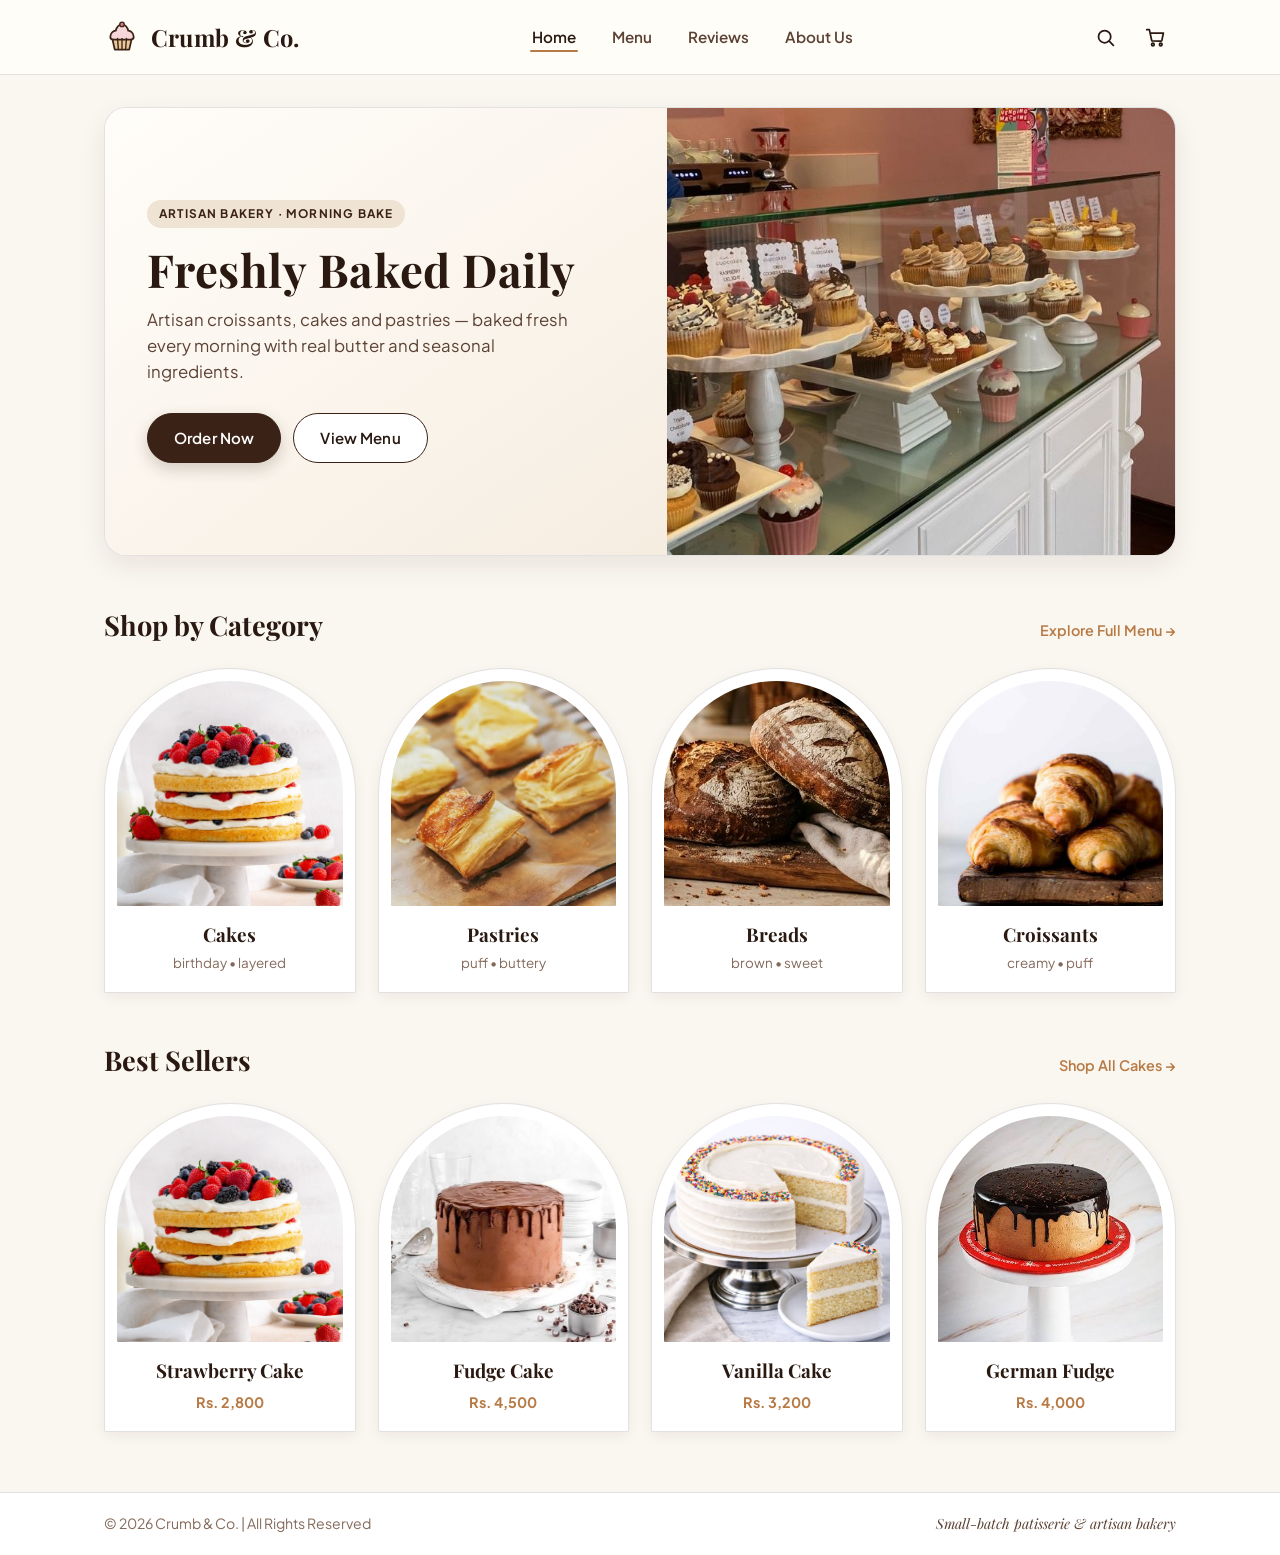
<file: index.html>
<!DOCTYPE html>
<html lang="en">
<head>
  <meta charset="UTF-8">
  <meta name="viewport" content="width=device-width, initial-scale=1.0">
  <title>Crumb &amp; Co. — Artisan Bakery</title>
  <link rel="preconnect" href="https://fonts.googleapis.com">
  <link rel="preconnect" href="https://fonts.gstatic.com" crossorigin>
  <link href="https://fonts.googleapis.com/css2?family=Playfair+Display:ital,wght@0,600;0,700;1,600&family=Plus+Jakarta+Sans:wght@400;500;600;700&display=swap" rel="stylesheet">
  <link rel="stylesheet" href="css/style.css">
</head>
<body>
  <header class="site-header">
    <div class="container header-inner">
      <a href="index.html" class="brand">
        <svg class="brand-icon" viewBox="0 0 40 40" fill="none" aria-hidden="true">
          <path d="M9 21h22l-3 13H12L9 21z" fill="#e9c89b" stroke="#3b2416" stroke-width="2" stroke-linejoin="round"/>
          <path d="M7 20c0-4 3-7 6-7 1-4 4-7 7-7s6 3 7 7c3 0 6 3 6 7 0 2-2 3-4 3H11c-2 0-4-1-4-3z" fill="#f7d6d9" stroke="#3b2416" stroke-width="2" stroke-linejoin="round"/>
          <circle cx="20" cy="6" r="2.5" fill="#d87b86" stroke="#3b2416" stroke-width="1.5"/>
          <line x1="15" y1="21" x2="16" y2="34" stroke="#3b2416" stroke-width="1.5"/>
          <line x1="20" y1="21" x2="20" y2="34" stroke="#3b2416" stroke-width="1.5"/>
          <line x1="25" y1="21" x2="24" y2="34" stroke="#3b2416" stroke-width="1.5"/>
        </svg>
        <span>Crumb &amp; Co.</span>
      </a>

      <nav aria-label="Main navigation">
        <ul class="nav-links">
          <li><a href="index.html" class="active">Home</a></li>
          <li><a href="menu.html">Menu</a></li>
          <li><a href="reviews.html">Reviews</a></li>
          <li><a href="about.html">About Us</a></li>
        </ul>
      </nav>

      <div class="header-actions">
        <a href="menu.html#menu-search" id="header-search-btn" class="icon-btn header-search-btn" aria-label="Search Menu">
          <svg viewBox="0 0 24 24" fill="none" stroke="currentColor" stroke-width="2" stroke-linecap="round" stroke-linejoin="round" aria-hidden="true">
            <circle cx="11" cy="11" r="7"/>
            <line x1="16.5" y1="16.5" x2="21" y2="21"/>
          </svg>
        </a>

        <button type="button" id="menu-toggle" class="icon-btn menu-toggle" aria-label="Toggle navigation" aria-expanded="false" aria-controls="mobile-nav">
          <svg viewBox="0 0 24 24" fill="none" stroke="currentColor" stroke-width="2.2" stroke-linecap="round" aria-hidden="true">
            <line x1="4" y1="7" x2="20" y2="7"/>
            <line x1="4" y1="12" x2="20" y2="12"/>
            <line x1="4" y1="17" x2="20" y2="17"/>
          </svg>
        </button>

        <a href="cart.html" class="icon-btn" aria-label="Shopping Cart">
          <svg viewBox="0 0 24 24" fill="none" stroke="currentColor" stroke-width="2" stroke-linecap="round" stroke-linejoin="round" aria-hidden="true">
            <circle cx="9" cy="20" r="1.5"/>
            <circle cx="18" cy="20" r="1.5"/>
            <path d="M2 3h3l2.6 12.2a1 1 0 0 0 1 .8h9.7a1 1 0 0 0 1-.8L21 7H6"/>
          </svg>
          <span id="cart-badge" class="cart-badge is-empty">0</span>
        </a>
      </div>
    </div>

    <div id="mobile-nav" class="mobile-nav">
      <ul class="mobile-nav-list">
        <li><a href="index.html" class="active">Home</a></li>
        <li><a href="menu.html">Menu</a></li>
        <li><a href="reviews.html">Reviews</a></li>
        <li><a href="about.html">About Us</a></li>
      </ul>
    </div>
  </header>

  <main>
    <div class="container">
      <!-- Hero Section -->
      <section class="hero-box" aria-labelledby="hero-heading">
        <div class="hero-content">
          <span class="hero-eyebrow">Artisan Bakery &middot; Morning Bake</span>
          <h1 id="hero-heading" class="hero-title">Freshly Baked Daily</h1>
          <p class="hero-subtitle">Artisan croissants, cakes and pastries &mdash; baked fresh every morning with real butter and seasonal ingredients.</p>
          <div class="hero-actions">
            <a href="cakes.html" class="btn btn-primary">Order Now</a>
            <a href="menu.html" class="btn btn-secondary">View Menu</a>
          </div>
        </div>
        <div class="hero-media">
          <img src="images/hero-bakery.jpg" alt="Sunlit Crumb and Co. bakery counter with freshly baked croissants, layered cake, and sourdough loaves">
        </div>
      </section>

      <!-- Shop by Category -->
      <section class="section-block" aria-labelledby="category-heading">
        <div class="section-header">
          <h2 id="category-heading" class="section-heading">Shop by Category</h2>
          <a href="menu.html" class="section-link">Explore Full Menu &rarr;</a>
        </div>
        <div class="arch-grid category-grid">
          <a href="cakes.html" class="arch-card">
            <div class="arch-card-media">
              <img src="images/berry-cake.jpg" alt="Handcrafted birthday and layered cakes">
            </div>
            <div class="arch-card-text">
              <h3 class="arch-card-title">Cakes</h3>
              <p class="arch-card-meta">birthday &bull; layered</p>
            </div>
          </a>

          <a href="pastries.html" class="arch-card">
            <div class="arch-card-media">
              <img src="images/pastry-puff.jpg" alt="Flaky buttery laminated pastries">
            </div>
            <div class="arch-card-text">
              <h3 class="arch-card-title">Pastries</h3>
              <p class="arch-card-meta">puff &bull; buttery</p>
            </div>
          </a>

          <a href="breads.html" class="arch-card">
            <div class="arch-card-media">
              <img src="images/artisan-bread.jpg" alt="Freshly baked artisan sourdough and sweet breads">
            </div>
            <div class="arch-card-text">
              <h3 class="arch-card-title">Breads</h3>
              <p class="arch-card-meta">brown &bull; sweet</p>
            </div>
          </a>

          <a href="menu.html?category=pastries" class="arch-card">
            <div class="arch-card-media">
              <img src="images/croissants.jpg" alt="Golden flaky French butter croissants">
            </div>
            <div class="arch-card-text">
              <h3 class="arch-card-title">Croissants</h3>
              <p class="arch-card-meta">creamy &bull; puff</p>
            </div>
          </a>
        </div>
      </section>

      <!-- Best Sellers -->
      <section class="section-block" aria-labelledby="bestsellers-heading">
        <div class="section-header">
          <h2 id="bestsellers-heading" class="section-heading">Best Sellers</h2>
          <a href="cakes.html" class="section-link">Shop All Cakes &rarr;</a>
        </div>
        <div class="arch-grid">
          <a href="cakes.html" class="arch-card">
            <div class="arch-card-media">
              <img src="images/berry-cake.jpg" alt="Strawberry Cake">
            </div>
            <div class="arch-card-text">
              <h3 class="arch-card-title">Strawberry Cake</h3>
              <span class="bestseller-price">Rs. 2,800</span>
            </div>
          </a>

          <a href="cakes.html" class="arch-card">
            <div class="arch-card-media">
              <img src="images/chocolate-fudge-cake.jpg" alt="Fudge Cake">
            </div>
            <div class="arch-card-text">
              <h3 class="arch-card-title">Fudge Cake</h3>
              <span class="bestseller-price">Rs. 4,500</span>
            </div>
          </a>

          <a href="cakes.html" class="arch-card">
            <div class="arch-card-media">
              <img src="images/vanilla-cake.jpg" alt="Vanilla Cake">
            </div>
            <div class="arch-card-text">
              <h3 class="arch-card-title">Vanilla Cake</h3>
              <span class="bestseller-price">Rs. 3,200</span>
            </div>
          </a>

          <a href="cakes.html" class="arch-card">
            <div class="arch-card-media">
              <img src="images/german-fudge-cake.jpg" alt="German Fudge">
            </div>
            <div class="arch-card-text">
              <h3 class="arch-card-title">German Fudge</h3>
              <span class="bestseller-price">Rs. 4,000</span>
            </div>
          </a>
        </div>
      </section>
    </div>
  </main>

  <footer class="site-footer">
    <div class="container footer-inner">
      <span>&copy; 2026 Crumb &amp; Co. | All Rights Reserved</span>
      <span class="footer-tagline">Small-batch patisserie &amp; artisan bakery</span>
    </div>
  </footer>

  <script src="js/main.js"></script>
</body>
</html>
</file>
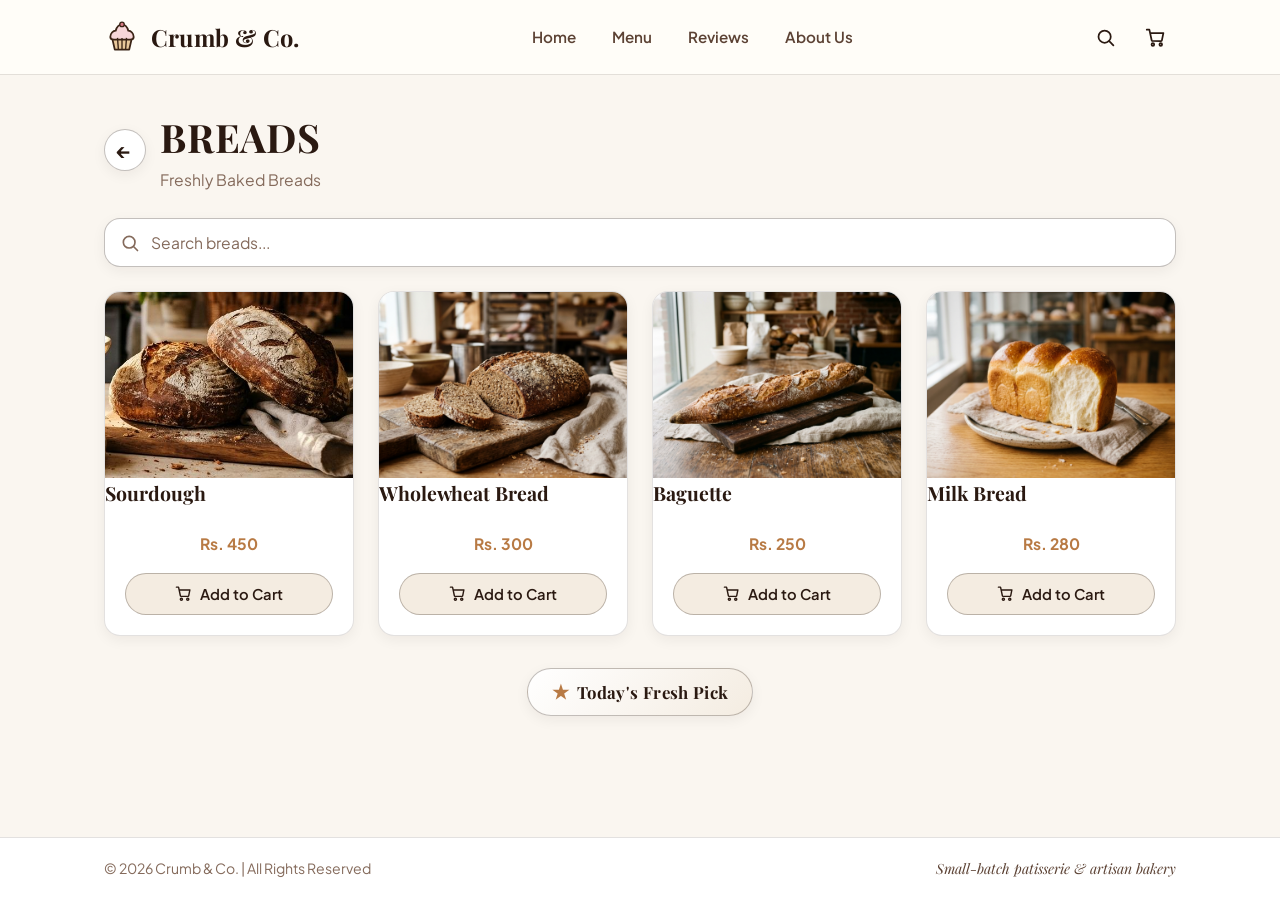
<file: breads.html>
<!DOCTYPE html>
<html lang="en">
<head>
  <meta charset="UTF-8">
  <meta name="viewport" content="width=device-width, initial-scale=1.0">
  <title>Crumb &amp; Co. — Breads</title>
  <link rel="preconnect" href="https://fonts.googleapis.com">
  <link rel="preconnect" href="https://fonts.gstatic.com" crossorigin>
  <link href="https://fonts.googleapis.com/css2?family=Playfair+Display:ital,wght@0,600;0,700;1,600&family=Plus+Jakarta+Sans:wght@400;500;600;700&display=swap" rel="stylesheet">
  <link rel="stylesheet" href="css/style.css">
  <style>
    @media (min-width: 901px) {
      .cakes-grid {
        grid-template-columns: repeat(4, 1fr);
      }
    }

    .product-search-wrap {
      margin-bottom: 24px;
    }

    .cakes-grid[hidden],
    .cake-card[hidden] {
      display: none;
    }

    .fresh-pick-wrap {
      display: flex;
      justify-content: center;
      margin-top: 32px;
      text-align: center;
    }

    .fresh-pick-text {
      display: inline-flex;
      align-items: center;
      justify-content: center;
      gap: 8px;
      margin: 0;
      padding: 10px 24px;
      background: linear-gradient(135deg, var(--bg-surface) 0%, var(--bg-cream) 100%);
      border: 1px solid var(--border-strong);
      border-radius: 999px;
      box-shadow: var(--shadow-sm);
      font-family: var(--font-display);
      font-size: 1.05rem;
      font-weight: 700;
      letter-spacing: 0.02em;
      color: var(--ink-primary);
    }

    .fresh-pick-star {
      color: var(--accent-caramel);
      font-size: 1.15em;
      line-height: 1;
    }

    @media (max-width: 640px) {
      .fresh-pick-wrap {
        margin-top: 24px;
      }

      .fresh-pick-text {
        font-size: 0.98rem;
        padding: 9px 20px;
      }

      .cake-card.is-last-visible {
        border-bottom: none;
      }
    }
  </style>
</head>
<body>
  <header class="site-header">
    <div class="container header-inner">
      <a href="index.html" class="brand">
        <svg class="brand-icon" viewBox="0 0 40 40" fill="none" aria-hidden="true">
          <path d="M9 21h22l-3 13H12L9 21z" fill="#e9c89b" stroke="#3b2416" stroke-width="2" stroke-linejoin="round"/>
          <path d="M7 20c0-4 3-7 6-7 1-4 4-7 7-7s6 3 7 7c3 0 6 3 6 7 0 2-2 3-4 3H11c-2 0-4-1-4-3z" fill="#f7d6d9" stroke="#3b2416" stroke-width="2" stroke-linejoin="round"/>
          <circle cx="20" cy="6" r="2.5" fill="#d87b86" stroke="#3b2416" stroke-width="1.5"/>
          <line x1="15" y1="21" x2="16" y2="34" stroke="#3b2416" stroke-width="1.5"/>
          <line x1="20" y1="21" x2="20" y2="34" stroke="#3b2416" stroke-width="1.5"/>
          <line x1="25" y1="21" x2="24" y2="34" stroke="#3b2416" stroke-width="1.5"/>
        </svg>
        <span>Crumb &amp; Co.</span>
      </a>

      <nav aria-label="Main navigation">
        <ul class="nav-links">
          <li><a href="index.html">Home</a></li>
          <li><a href="menu.html">Menu</a></li>
          <li><a href="reviews.html">Reviews</a></li>
          <li><a href="about.html">About Us</a></li>
        </ul>
      </nav>

      <div class="header-actions">
        <a href="menu.html#menu-search" id="header-search-btn" class="icon-btn header-search-btn" aria-label="Search Menu">
          <svg viewBox="0 0 24 24" fill="none" stroke="currentColor" stroke-width="2" stroke-linecap="round" stroke-linejoin="round" aria-hidden="true">
            <circle cx="11" cy="11" r="7"/>
            <line x1="16.5" y1="16.5" x2="21" y2="21"/>
          </svg>
        </a>

        <button type="button" id="menu-toggle" class="icon-btn menu-toggle" aria-label="Toggle navigation" aria-expanded="false" aria-controls="mobile-nav">
          <svg viewBox="0 0 24 24" fill="none" stroke="currentColor" stroke-width="2.2" stroke-linecap="round" aria-hidden="true">
            <line x1="4" y1="7" x2="20" y2="7"/>
            <line x1="4" y1="12" x2="20" y2="12"/>
            <line x1="4" y1="17" x2="20" y2="17"/>
          </svg>
        </button>

        <a href="cart.html" class="icon-btn" aria-label="Shopping Cart">
          <svg viewBox="0 0 24 24" fill="none" stroke="currentColor" stroke-width="2" stroke-linecap="round" stroke-linejoin="round" aria-hidden="true">
            <circle cx="9" cy="20" r="1.5"/>
            <circle cx="18" cy="20" r="1.5"/>
            <path d="M2 3h3l2.6 12.2a1 1 0 0 0 1 .8h9.7a1 1 0 0 0 1-.8L21 7H6"/>
          </svg>
          <span id="cart-badge" class="cart-badge is-empty">0</span>
        </a>
      </div>
    </div>

    <div id="mobile-nav" class="mobile-nav">
      <ul class="mobile-nav-list">
        <li><a href="index.html">Home</a></li>
        <li><a href="menu.html">Menu</a></li>
        <li><a href="reviews.html">Reviews</a></li>
        <li><a href="about.html">About Us</a></li>
      </ul>
    </div>
  </header>

  <main>
    <div class="container">
      <div class="page-header-row">
        <a href="index.html" class="back-link" aria-label="Back to Home">&larr;</a>
        <div>
          <h1 class="page-title">Breads</h1>
          <p class="page-subtitle">Freshly Baked Breads</p>
        </div>
      </div>

      <!-- Search Bar -->
      <div class="menu-search-wrap product-search-wrap">
        <svg class="menu-search-icon" viewBox="0 0 24 24" fill="none" stroke="currentColor" stroke-width="2" stroke-linecap="round" stroke-linejoin="round" aria-hidden="true">
          <circle cx="11" cy="11" r="7"/>
          <line x1="16.5" y1="16.5" x2="21" y2="21"/>
        </svg>
        <label for="product-search" class="sr-only">Search Breads</label>
        <input id="product-search" class="menu-search-input" type="search" placeholder="Search breads..." autocomplete="off">
      </div>

      <section class="cakes-grid" aria-label="Breads catalog">
        <!-- 1. Sourdough -->
        <article class="cake-card">
          <div class="cake-card-top">
            <div class="cake-art">
              <img src="images/artisan-bread.jpg" alt="Sourdough">
            </div>
            <h2 class="cake-name">Sourdough</h2>
          </div>
          <div class="cake-card-body">
            <p class="cake-price"><span class="cake-price-label">Price:</span>Rs. 450</p>
            <button type="button" class="add-cart-btn" data-add-to-cart data-id="sourdough" data-name="Sourdough" data-price="450">
              <svg viewBox="0 0 24 24" fill="none" stroke="currentColor" stroke-width="2" stroke-linecap="round" stroke-linejoin="round" aria-hidden="true">
                <circle cx="9" cy="20" r="1.5"/>
                <circle cx="18" cy="20" r="1.5"/>
                <path d="M2 3h3l2.6 12.2a1 1 0 0 0 1 .8h9.7a1 1 0 0 0 1-.8L21 7H6"/>
              </svg>
              <span>Add to Cart</span>
            </button>
          </div>
        </article>

        <!-- 2. Wholewheat Bread -->
        <article class="cake-card">
          <div class="cake-card-top">
            <div class="cake-art">
              <img src="images/wholewheat-bread.jpg" alt="Wholewheat Bread">
            </div>
            <h2 class="cake-name">Wholewheat Bread</h2>
          </div>
          <div class="cake-card-body">
            <p class="cake-price"><span class="cake-price-label">Price:</span>Rs. 300</p>
            <button type="button" class="add-cart-btn" data-add-to-cart data-id="wholewheat-bread" data-name="Wholewheat Bread" data-price="300">
              <svg viewBox="0 0 24 24" fill="none" stroke="currentColor" stroke-width="2" stroke-linecap="round" stroke-linejoin="round" aria-hidden="true">
                <circle cx="9" cy="20" r="1.5"/>
                <circle cx="18" cy="20" r="1.5"/>
                <path d="M2 3h3l2.6 12.2a1 1 0 0 0 1 .8h9.7a1 1 0 0 0 1-.8L21 7H6"/>
              </svg>
              <span>Add to Cart</span>
            </button>
          </div>
        </article>

        <!-- 3. Baguette -->
        <article class="cake-card">
          <div class="cake-card-top">
            <div class="cake-art">
              <img src="images/baguette.jpg" alt="Baguette">
            </div>
            <h2 class="cake-name">Baguette</h2>
          </div>
          <div class="cake-card-body">
            <p class="cake-price"><span class="cake-price-label">Price:</span>Rs. 250</p>
            <button type="button" class="add-cart-btn" data-add-to-cart data-id="baguette" data-name="Baguette" data-price="250">
              <svg viewBox="0 0 24 24" fill="none" stroke="currentColor" stroke-width="2" stroke-linecap="round" stroke-linejoin="round" aria-hidden="true">
                <circle cx="9" cy="20" r="1.5"/>
                <circle cx="18" cy="20" r="1.5"/>
                <path d="M2 3h3l2.6 12.2a1 1 0 0 0 1 .8h9.7a1 1 0 0 0 1-.8L21 7H6"/>
              </svg>
              <span>Add to Cart</span>
            </button>
          </div>
        </article>

        <!-- 4. Milk Bread -->
        <article class="cake-card">
          <div class="cake-card-top">
            <div class="cake-art">
              <img src="images/milk-bread.jpg" alt="Milk Bread">
            </div>
            <h2 class="cake-name">Milk Bread</h2>
          </div>
          <div class="cake-card-body">
            <p class="cake-price"><span class="cake-price-label">Price:</span>Rs. 280</p>
            <button type="button" class="add-cart-btn" data-add-to-cart data-id="milk-bread" data-name="Milk Bread" data-price="280">
              <svg viewBox="0 0 24 24" fill="none" stroke="currentColor" stroke-width="2" stroke-linecap="round" stroke-linejoin="round" aria-hidden="true">
                <circle cx="9" cy="20" r="1.5"/>
                <circle cx="18" cy="20" r="1.5"/>
                <path d="M2 3h3l2.6 12.2a1 1 0 0 0 1 .8h9.7a1 1 0 0 0 1-.8L21 7H6"/>
              </svg>
              <span>Add to Cart</span>
            </button>
          </div>
        </article>
      </section>

      <div id="search-empty" class="menu-empty" hidden>
        No breads match your search. Try another bread name.
      </div>

      <div class="fresh-pick-wrap">
        <p class="fresh-pick-text"><span class="fresh-pick-star" aria-hidden="true">&#9733;</span> Today's Fresh Pick</p>
      </div>
    </div>
  </main>

  <footer class="site-footer">
    <div class="container footer-inner">
      <span>&copy; 2026 Crumb &amp; Co. | All Rights Reserved</span>
      <span class="footer-tagline">Small-batch patisserie &amp; artisan bakery</span>
    </div>
  </footer>

  <!-- Pop-up Toast -->
  <div id="cart-toast" class="toast" role="status" aria-live="polite">
    <p class="toast-title">&#10003; Added to Cart</p>
    <p id="toast-message" class="toast-message">Bread was added to the cart.</p>
  </div>

  <script src="js/main.js"></script>
  <script>
    (function () {
      const searchInput = document.getElementById("product-search");
      const grid = document.querySelector(".cakes-grid");
      const cards = Array.from(document.querySelectorAll(".cakes-grid .cake-card"));
      const emptyState = document.getElementById("search-empty");
      if (!searchInput || !grid || cards.length === 0) return;

      function filterProducts() {
        const query = searchInput.value.trim().toLowerCase();
        const visibleCards = [];

        cards.forEach((card) => {
          const nameEl = card.querySelector(".cake-name");
          const name = (nameEl ? nameEl.textContent : "").trim().toLowerCase();
          const matches = query === "" || name.includes(query);
          card.hidden = !matches;
          card.classList.remove("is-last-visible");
          if (matches) {
            visibleCards.push(card);
          }
        });

        if (visibleCards.length > 0) {
          visibleCards[visibleCards.length - 1].classList.add("is-last-visible");
        }

        grid.hidden = visibleCards.length === 0;
        if (emptyState) {
          emptyState.hidden = visibleCards.length > 0;
        }
      }

      searchInput.addEventListener("input", filterProducts);
      filterProducts();
    })();
  </script>
</body>
</html>
</file>
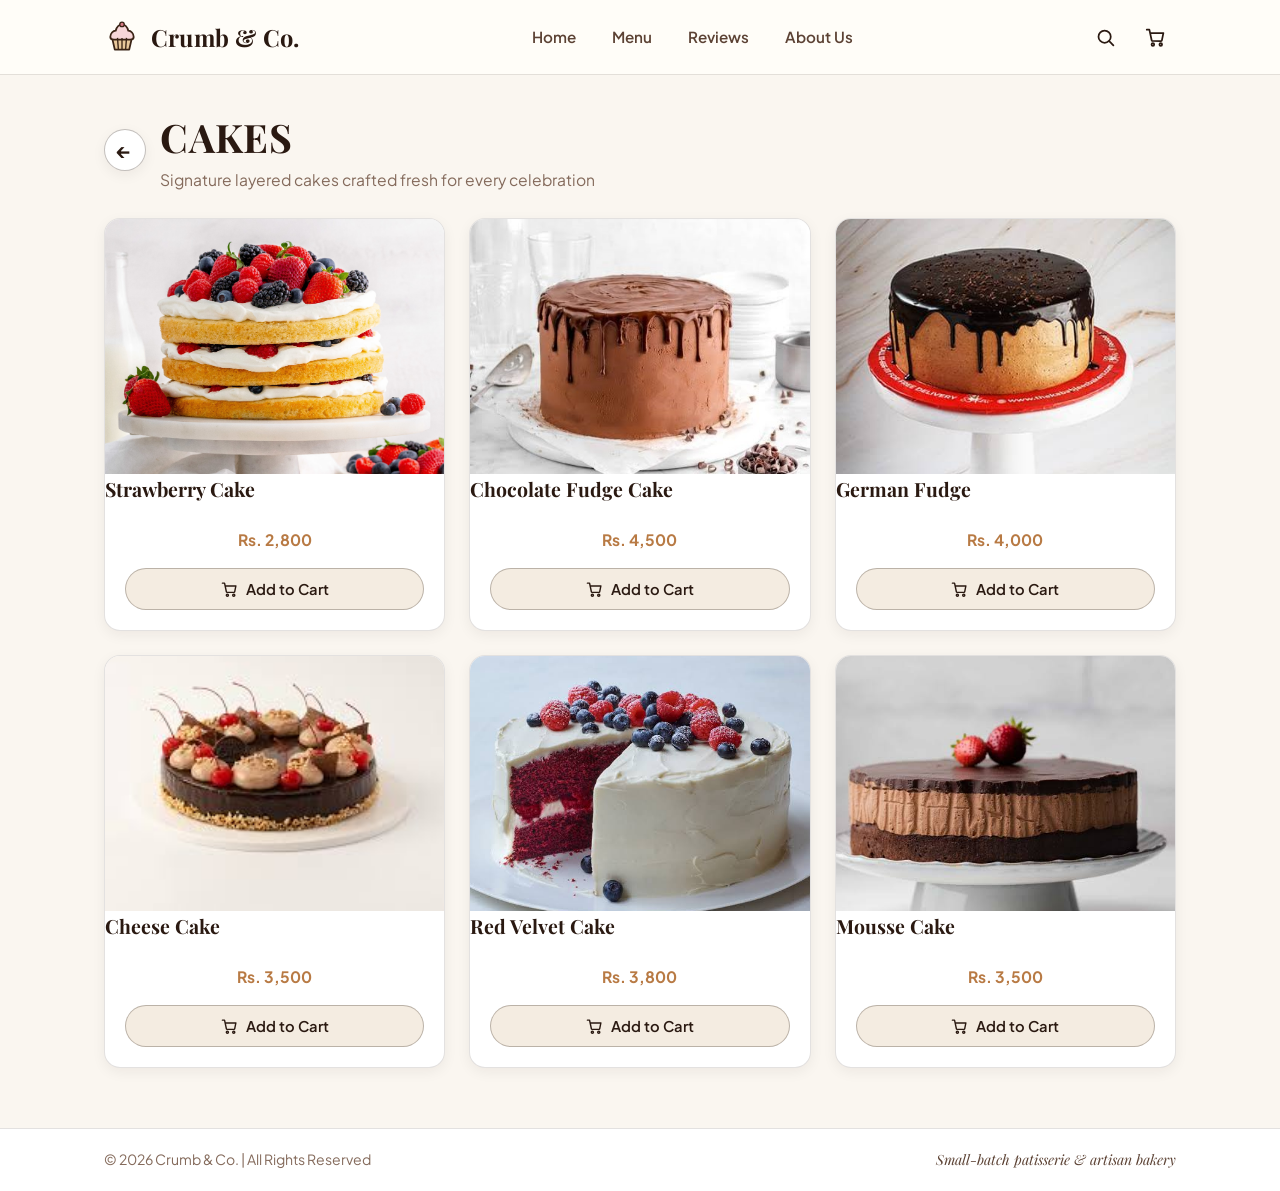
<file: cakes.html>
<!DOCTYPE html>
<html lang="en">
<head>
  <meta charset="UTF-8">
  <meta name="viewport" content="width=device-width, initial-scale=1.0">
  <title>Crumb &amp; Co. — Cakes</title>
  <link rel="preconnect" href="https://fonts.googleapis.com">
  <link rel="preconnect" href="https://fonts.gstatic.com" crossorigin>
  <link href="https://fonts.googleapis.com/css2?family=Playfair+Display:ital,wght@0,600;0,700;1,600&family=Plus+Jakarta+Sans:wght@400;500;600;700&display=swap" rel="stylesheet">
  <link rel="stylesheet" href="css/style.css">
</head>
<body>
  <header class="site-header">
    <div class="container header-inner">
      <a href="index.html" class="brand">
        <svg class="brand-icon" viewBox="0 0 40 40" fill="none" aria-hidden="true">
          <path d="M9 21h22l-3 13H12L9 21z" fill="#e9c89b" stroke="#3b2416" stroke-width="2" stroke-linejoin="round"/>
          <path d="M7 20c0-4 3-7 6-7 1-4 4-7 7-7s6 3 7 7c3 0 6 3 6 7 0 2-2 3-4 3H11c-2 0-4-1-4-3z" fill="#f7d6d9" stroke="#3b2416" stroke-width="2" stroke-linejoin="round"/>
          <circle cx="20" cy="6" r="2.5" fill="#d87b86" stroke="#3b2416" stroke-width="1.5"/>
          <line x1="15" y1="21" x2="16" y2="34" stroke="#3b2416" stroke-width="1.5"/>
          <line x1="20" y1="21" x2="20" y2="34" stroke="#3b2416" stroke-width="1.5"/>
          <line x1="25" y1="21" x2="24" y2="34" stroke="#3b2416" stroke-width="1.5"/>
        </svg>
        <span>Crumb &amp; Co.</span>
      </a>

      <nav aria-label="Main navigation">
        <ul class="nav-links">
          <li><a href="index.html">Home</a></li>
          <li><a href="menu.html">Menu</a></li>
          <li><a href="reviews.html">Reviews</a></li>
          <li><a href="about.html">About Us</a></li>
        </ul>
      </nav>

      <div class="header-actions">
        <a href="menu.html#menu-search" id="header-search-btn" class="icon-btn header-search-btn" aria-label="Search Menu">
          <svg viewBox="0 0 24 24" fill="none" stroke="currentColor" stroke-width="2" stroke-linecap="round" stroke-linejoin="round" aria-hidden="true">
            <circle cx="11" cy="11" r="7"/>
            <line x1="16.5" y1="16.5" x2="21" y2="21"/>
          </svg>
        </a>

        <button type="button" id="menu-toggle" class="icon-btn menu-toggle" aria-label="Toggle navigation" aria-expanded="false" aria-controls="mobile-nav">
          <svg viewBox="0 0 24 24" fill="none" stroke="currentColor" stroke-width="2.2" stroke-linecap="round" aria-hidden="true">
            <line x1="4" y1="7" x2="20" y2="7"/>
            <line x1="4" y1="12" x2="20" y2="12"/>
            <line x1="4" y1="17" x2="20" y2="17"/>
          </svg>
        </button>

        <a href="cart.html" class="icon-btn" aria-label="Shopping Cart">
          <svg viewBox="0 0 24 24" fill="none" stroke="currentColor" stroke-width="2" stroke-linecap="round" stroke-linejoin="round" aria-hidden="true">
            <circle cx="9" cy="20" r="1.5"/>
            <circle cx="18" cy="20" r="1.5"/>
            <path d="M2 3h3l2.6 12.2a1 1 0 0 0 1 .8h9.7a1 1 0 0 0 1-.8L21 7H6"/>
          </svg>
          <span id="cart-badge" class="cart-badge is-empty">0</span>
        </a>
      </div>
    </div>

    <div id="mobile-nav" class="mobile-nav">
      <ul class="mobile-nav-list">
        <li><a href="index.html">Home</a></li>
        <li><a href="menu.html">Menu</a></li>
        <li><a href="reviews.html">Reviews</a></li>
        <li><a href="about.html">About Us</a></li>
      </ul>
    </div>
  </header>

  <main>
    <div class="container">
      <div class="page-header-row">
        <a href="index.html" class="back-link" aria-label="Back to Home">&larr;</a>
        <div>
          <h1 class="page-title">Cakes</h1>
          <p class="page-subtitle">Signature layered cakes crafted fresh for every celebration</p>
        </div>
      </div>

      <section class="cakes-grid" aria-label="Cakes catalog">
        <!-- 1. Strawberry Cake -->
        <article class="cake-card">
          <div class="cake-card-top">
            <div class="cake-art">
              <img src="images/berry-cake.jpg" alt="Strawberry Cake">
            </div>
            <h2 class="cake-name">Strawberry Cake</h2>
          </div>
          <div class="cake-card-body">
            <p class="cake-price"><span class="cake-price-label">Price:</span>Rs. 2,800</p>
            <button type="button" class="add-cart-btn" data-add-to-cart data-id="strawberry-cake" data-name="Strawberry Cake" data-price="2800">
              <svg viewBox="0 0 24 24" fill="none" stroke="currentColor" stroke-width="2" stroke-linecap="round" stroke-linejoin="round" aria-hidden="true">
                <circle cx="9" cy="20" r="1.5"/>
                <circle cx="18" cy="20" r="1.5"/>
                <path d="M2 3h3l2.6 12.2a1 1 0 0 0 1 .8h9.7a1 1 0 0 0 1-.8L21 7H6"/>
              </svg>
              <span>Add to Cart</span>
            </button>
          </div>
        </article>

        <!-- 2. Chocolate Fudge Cake -->
        <article class="cake-card">
          <div class="cake-card-top">
            <div class="cake-art">
              <img src="images/chocolate-fudge-cake.jpg" alt="Chocolate Fudge Cake">
            </div>
            <h2 class="cake-name">Chocolate Fudge Cake</h2>
          </div>
          <div class="cake-card-body">
            <p class="cake-price"><span class="cake-price-label">Price:</span>Rs. 4,500</p>
            <button type="button" class="add-cart-btn" data-add-to-cart data-id="chocolate-fudge-cake" data-name="Chocolate Fudge Cake" data-price="4500">
              <svg viewBox="0 0 24 24" fill="none" stroke="currentColor" stroke-width="2" stroke-linecap="round" stroke-linejoin="round" aria-hidden="true">
                <circle cx="9" cy="20" r="1.5"/>
                <circle cx="18" cy="20" r="1.5"/>
                <path d="M2 3h3l2.6 12.2a1 1 0 0 0 1 .8h9.7a1 1 0 0 0 1-.8L21 7H6"/>
              </svg>
              <span>Add to Cart</span>
            </button>
          </div>
        </article>

        <!-- 3. German Fudge -->
        <article class="cake-card">
          <div class="cake-card-top">
            <div class="cake-art">
              <img src="images/german-fudge-cake.jpg" alt="German Fudge Cake">
            </div>
            <h2 class="cake-name">German Fudge</h2>
          </div>
          <div class="cake-card-body">
            <p class="cake-price"><span class="cake-price-label">Price:</span>Rs. 4,000</p>
            <button type="button" class="add-cart-btn" data-add-to-cart data-id="german-fudge" data-name="German Fudge" data-price="4000">
              <svg viewBox="0 0 24 24" fill="none" stroke="currentColor" stroke-width="2" stroke-linecap="round" stroke-linejoin="round" aria-hidden="true">
                <circle cx="9" cy="20" r="1.5"/>
                <circle cx="18" cy="20" r="1.5"/>
                <path d="M2 3h3l2.6 12.2a1 1 0 0 0 1 .8h9.7a1 1 0 0 0 1-.8L21 7H6"/>
              </svg>
              <span>Add to Cart</span>
            </button>
          </div>
        </article>

        <!-- 4. Cheese Cake -->
        <article class="cake-card">
          <div class="cake-card-top">
            <div class="cake-art">
              <img src="images/cheese-cake.jpg" alt="Cheese Cake">
            </div>
            <h2 class="cake-name">Cheese Cake</h2>
          </div>
          <div class="cake-card-body">
            <p class="cake-price"><span class="cake-price-label">Price:</span>Rs. 3,500</p>
            <button type="button" class="add-cart-btn" data-add-to-cart data-id="cheese-cake" data-name="Cheese Cake" data-price="3500">
              <svg viewBox="0 0 24 24" fill="none" stroke="currentColor" stroke-width="2" stroke-linecap="round" stroke-linejoin="round" aria-hidden="true">
                <circle cx="9" cy="20" r="1.5"/>
                <circle cx="18" cy="20" r="1.5"/>
                <path d="M2 3h3l2.6 12.2a1 1 0 0 0 1 .8h9.7a1 1 0 0 0 1-.8L21 7H6"/>
              </svg>
              <span>Add to Cart</span>
            </button>
          </div>
        </article>

        <!-- 5. Red Velvet Cake -->
        <article class="cake-card">
          <div class="cake-card-top">
            <div class="cake-art">
              <img src="images/red-velvet-cake.jpg" alt="Red Velvet Cake">
            </div>
            <h2 class="cake-name">Red Velvet Cake</h2>
          </div>
          <div class="cake-card-body">
            <p class="cake-price"><span class="cake-price-label">Price:</span>Rs. 3,800</p>
            <button type="button" class="add-cart-btn" data-add-to-cart data-id="red-velvet-cake" data-name="Red Velvet Cake" data-price="3800">
              <svg viewBox="0 0 24 24" fill="none" stroke="currentColor" stroke-width="2" stroke-linecap="round" stroke-linejoin="round" aria-hidden="true">
                <circle cx="9" cy="20" r="1.5"/>
                <circle cx="18" cy="20" r="1.5"/>
                <path d="M2 3h3l2.6 12.2a1 1 0 0 0 1 .8h9.7a1 1 0 0 0 1-.8L21 7H6"/>
              </svg>
              <span>Add to Cart</span>
            </button>
          </div>
        </article>

        <!-- 6. Mousse Cake -->
        <article class="cake-card">
          <div class="cake-card-top">
            <div class="cake-art">
              <img src="images/mousse-cake.jpg" alt="Mousse Cake">
            </div>
            <h2 class="cake-name">Mousse Cake</h2>
          </div>
          <div class="cake-card-body">
            <p class="cake-price"><span class="cake-price-label">Price:</span>Rs. 3,500</p>
            <button type="button" class="add-cart-btn" data-add-to-cart data-id="mousse-cake" data-name="Mousse Cake" data-price="3500">
              <svg viewBox="0 0 24 24" fill="none" stroke="currentColor" stroke-width="2" stroke-linecap="round" stroke-linejoin="round" aria-hidden="true">
                <circle cx="9" cy="20" r="1.5"/>
                <circle cx="18" cy="20" r="1.5"/>
                <path d="M2 3h3l2.6 12.2a1 1 0 0 0 1 .8h9.7a1 1 0 0 0 1-.8L21 7H6"/>
              </svg>
              <span>Add to Cart</span>
            </button>
          </div>
        </article>
      </section>
    </div>
  </main>

  <footer class="site-footer">
    <div class="container footer-inner">
      <span>&copy; 2026 Crumb &amp; Co. | All Rights Reserved</span>
      <span class="footer-tagline">Small-batch patisserie &amp; artisan bakery</span>
    </div>
  </footer>

  <!-- Pop-up Toast (State 2 — Item Added) -->
  <div id="cart-toast" class="toast" role="status" aria-live="polite">
    <p class="toast-title">&#10003; Added to Cart</p>
    <p id="toast-message" class="toast-message">Strawberry Cake was added to the cart.</p>
  </div>

  <script src="js/main.js"></script>
</body>
</html>
</file>
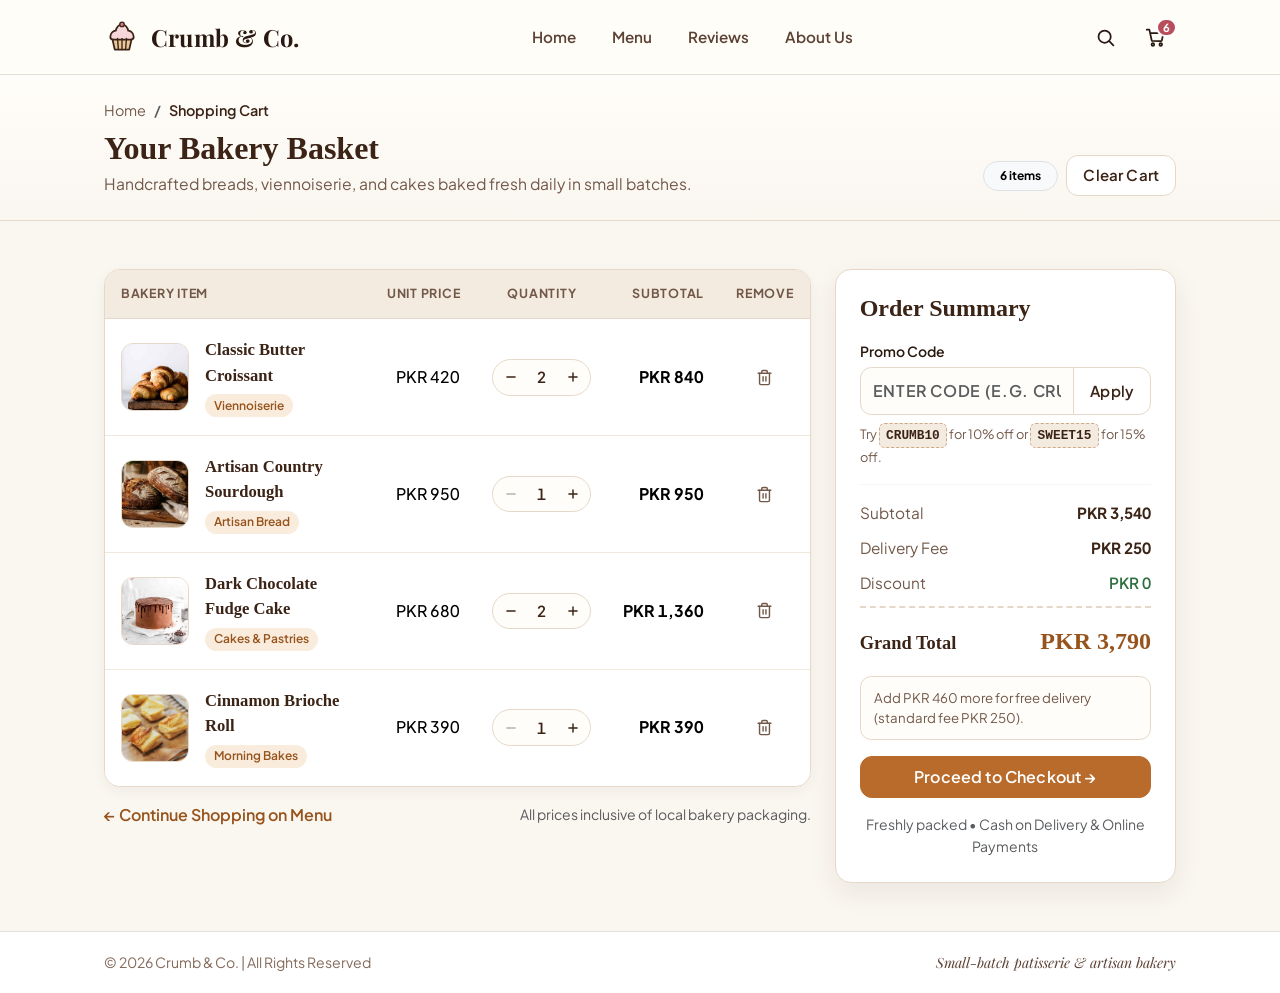
<file: cart.html>
<!DOCTYPE html>
<html lang="en">
<head>
  <meta charset="UTF-8">
  <meta name="viewport" content="width=device-width, initial-scale=1.0">
  <title>Crumb &amp; Co. — Shopping Cart</title>
  <link rel="preconnect" href="https://fonts.googleapis.com">
  <link rel="preconnect" href="https://fonts.gstatic.com" crossorigin>
  <link href="https://fonts.googleapis.com/css2?family=Playfair+Display:ital,wght@0,600;0,700;1,600&family=Plus+Jakarta+Sans:wght@400;500;600;700&display=swap" rel="stylesheet">

  <!-- Bootstrap 5 CSS (CDN) -->
  <link
    href="https://cdn.jsdelivr.net/npm/bootstrap@5.3.3/dist/css/bootstrap.min.css"
    rel="stylesheet"
    integrity="sha384-QWTKZyjpPEjISv5WaRU9OFeRpok6YctnYmDr5pNlyT2bRjXh0JMhjY6hW+ALEwIH"
    crossorigin="anonymous"
  >

  <!-- Custom Bakery Stylesheet -->
  <link rel="stylesheet" href="css/style.css">
</head>
<body>
  <header class="site-header">
    <div class="container header-inner">
      <a href="index.html" class="brand">
        <svg class="brand-icon" viewBox="0 0 40 40" fill="none" aria-hidden="true">
          <path d="M9 21h22l-3 13H12L9 21z" fill="#e9c89b" stroke="#3b2416" stroke-width="2" stroke-linejoin="round"/>
          <path d="M7 20c0-4 3-7 6-7 1-4 4-7 7-7s6 3 7 7c3 0 6 3 6 7 0 2-2 3-4 3H11c-2 0-4-1-4-3z" fill="#f7d6d9" stroke="#3b2416" stroke-width="2" stroke-linejoin="round"/>
          <circle cx="20" cy="6" r="2.5" fill="#d87b86" stroke="#3b2416" stroke-width="1.5"/>
          <line x1="15" y1="21" x2="16" y2="34" stroke="#3b2416" stroke-width="1.5"/>
          <line x1="20" y1="21" x2="20" y2="34" stroke="#3b2416" stroke-width="1.5"/>
          <line x1="25" y1="21" x2="24" y2="34" stroke="#3b2416" stroke-width="1.5"/>
        </svg>
        <span>Crumb &amp; Co.</span>
      </a>

      <nav aria-label="Main navigation">
        <ul class="nav-links">
          <li><a href="index.html">Home</a></li>
          <li><a href="menu.html">Menu</a></li>
          <li><a href="reviews.html">Reviews</a></li>
          <li><a href="about.html">About Us</a></li>
        </ul>
      </nav>

      <div class="header-actions">
        <a href="menu.html#menu-search" id="header-search-btn" class="icon-btn header-search-btn" aria-label="Search Menu">
          <svg viewBox="0 0 24 24" fill="none" stroke="currentColor" stroke-width="2" stroke-linecap="round" stroke-linejoin="round" aria-hidden="true">
            <circle cx="11" cy="11" r="7"/>
            <line x1="16.5" y1="16.5" x2="21" y2="21"/>
          </svg>
        </a>

        <button type="button" id="menu-toggle" class="icon-btn menu-toggle" aria-label="Toggle navigation" aria-expanded="false" aria-controls="mobile-nav">
          <svg viewBox="0 0 24 24" fill="none" stroke="currentColor" stroke-width="2.2" stroke-linecap="round" aria-hidden="true">
            <line x1="4" y1="7" x2="20" y2="7"/>
            <line x1="4" y1="12" x2="20" y2="12"/>
            <line x1="4" y1="17" x2="20" y2="17"/>
          </svg>
        </button>

        <a href="cart.html" class="icon-btn" aria-label="Shopping Cart">
          <svg viewBox="0 0 24 24" fill="none" stroke="currentColor" stroke-width="2" stroke-linecap="round" stroke-linejoin="round" aria-hidden="true">
            <circle cx="9" cy="20" r="1.5"/>
            <circle cx="18" cy="20" r="1.5"/>
            <path d="M2 3h3l2.6 12.2a1 1 0 0 0 1 .8h9.7a1 1 0 0 0 1-.8L21 7H6"/>
          </svg>
          <span id="cart-badge" class="cart-badge is-empty">0</span>
        </a>
      </div>
    </div>

    <div id="mobile-nav" class="mobile-nav">
      <ul class="mobile-nav-list">
        <li><a href="index.html">Home</a></li>
        <li><a href="menu.html">Menu</a></li>
        <li><a href="reviews.html">Reviews</a></li>
        <li><a href="about.html">About Us</a></li>
      </ul>
    </div>
  </header>

  <!-- Page Header -->
  <section class="cc-page-header py-4">
    <div class="container">
      <nav class="cc-breadcrumb mb-2" aria-label="Breadcrumb">
        <ol class="breadcrumb mb-0">
          <li class="breadcrumb-item"><a href="index.html">Home</a></li>
          <li class="breadcrumb-item active" aria-current="page">Shopping Cart</li>
        </ol>
      </nav>
      <div class="d-flex flex-wrap justify-content-between align-items-end gap-3">
        <div>
          <h1 class="h2 fw-bold mb-1">Your Bakery Basket</h1>
          <p class="cc-subtitle mb-0">
            Handcrafted breads, viennoiserie, and cakes baked fresh daily in small batches.
          </p>
        </div>
        <div class="d-flex align-items-center gap-2">
          <span id="cartItemCountLabel" class="badge rounded-pill text-bg-light border px-3 py-2 tabular-nums">
            0 items
          </span>
          <button
            type="button"
            id="clearCartBtn"
            class="btn btn-sm btn-bakery-outline px-3 py-2"
          >
            Clear Cart
          </button>
        </div>
      </div>
    </div>
  </section>

  <!-- Main Cart Content -->
  <main class="py-4 py-lg-5">
    <div class="container">
      <div class="row g-4 align-items-start">
        <!-- Cart Items Table Column -->
        <div class="col-lg-8">
          <div class="cc-card overflow-hidden">
            <div id="cartTableWrapper" class="table-responsive">
              <table class="table cc-cart-table align-middle" aria-label="Shopping Cart Items">
                <thead>
                  <tr>
                    <th scope="col">Bakery Item</th>
                    <th scope="col" class="text-end">Unit Price</th>
                    <th scope="col" class="text-center">Quantity</th>
                    <th scope="col" class="text-end">Subtotal</th>
                    <th scope="col" class="text-center">Remove</th>
                  </tr>
                </thead>
                <tbody id="cartTableBody">
                  <!-- Populated dynamically by js/cart.js -->
                </tbody>
              </table>
            </div>

            <!-- Empty Cart State -->
            <div id="emptyCartState" class="cc-empty-state d-none" aria-live="polite">
              <div class="cc-empty-icon" aria-hidden="true">
                <svg width="34" height="34" viewBox="0 0 24 24" fill="none" stroke="currentColor" stroke-width="1.8" stroke-linecap="round" stroke-linejoin="round">
                  <path d="M6 2L3 6v14a2 2 0 0 0 2 2h14a2 2 0 0 0 2-2V6l-3-4Z"/>
                  <path d="M3 6h18"/>
                  <path d="M16 10a4 4 0 0 1-8 0"/>
                </svg>
              </div>
              <h2 class="h4 fw-bold mb-2">Your bakery basket is empty</h2>
              <p class="cc-subtitle mb-4 mx-auto" style="max-width: 420px;">
                Looks like you haven&rsquo;t added any warm loaves or pastries yet. Explore our menu or load a sample basket to preview.
              </p>
              <div class="d-flex flex-wrap justify-content-center gap-2">
                <a href="menu.html" class="btn btn-bakery">Browse Bakery Menu</a>
                <button type="button" id="restoreSampleBtn" class="btn btn-bakery-outline">
                  Load Sample Items
                </button>
              </div>
            </div>
          </div>

          <div class="d-flex flex-wrap justify-content-between align-items-center mt-3 gap-2">
            <a href="menu.html" class="text-decoration-none fw-semibold" style="color: var(--cc-amber-dark);">
              &larr; Continue Shopping on Menu
            </a>
            <small class="text-muted">All prices inclusive of local bakery packaging.</small>
          </div>
        </div>

        <!-- Order Summary & Promo Column -->
        <div class="col-lg-4">
          <aside class="cc-card cc-summary-card p-4" aria-label="Order Summary">
            <h2 class="h4 fw-bold mb-3">Order Summary</h2>

            <!-- Promo Code Form -->
            <form id="promoForm" class="mb-3" novalidate>
              <label for="promoInput" class="form-label fw-semibold small mb-1">
                Promo Code
              </label>
              <div class="input-group">
                <input
                  type="text"
                  id="promoInput"
                  class="form-control cc-promo-input"
                  placeholder="Enter code (e.g. CRUMB10)"
                  autocomplete="off"
                  aria-describedby="promoHint"
                >
                <button type="submit" id="applyPromoBtn" class="btn btn-bakery-outline px-3">
                  Apply
                </button>
              </div>
              <div id="promoHint" class="cc-promo-hint mt-2">
                Try
                <button type="button" class="cc-promo-code-chip" data-promo-fill="CRUMB10">CRUMB10</button>
                for 10% off or
                <button type="button" class="cc-promo-code-chip" data-promo-fill="SWEET15">SWEET15</button>
                for 15% off.
              </div>
              <div
                id="promoFeedback"
                class="cc-promo-feedback d-none mt-2 justify-content-between align-items-center gap-2"
                role="status"
                aria-live="polite"
              >
                <span id="promoFeedbackText"></span>
                <button
                  type="button"
                  id="removePromoBtn"
                  class="btn btn-sm btn-link border-0 p-0 text-decoration-none fw-semibold d-none"
                  style="color: inherit;"
                >
                  Remove
                </button>
              </div>
            </form>

            <hr class="my-3" style="border-color: var(--cc-border);">

            <!-- Live Totals -->
            <div aria-live="polite">
              <div class="cc-summary-row">
                <span>Subtotal</span>
                <strong id="summarySubtotal" class="tabular-nums">PKR 0</strong>
              </div>
              <div class="cc-summary-row">
                <span>Delivery Fee</span>
                <strong id="summaryDelivery" class="tabular-nums">PKR 0</strong>
              </div>
              <div class="cc-summary-row">
                <span>Discount <span id="discountCodeLabel" class="small"></span></span>
                <span id="summaryDiscount" class="cc-summary-discount tabular-nums">PKR 0</span>
              </div>

              <div class="cc-summary-total">
                <span class="cc-summary-total-label">Grand Total</span>
                <span id="summaryTotal" class="cc-summary-total-amount tabular-nums">PKR 0</span>
              </div>
            </div>

            <div id="deliveryNote" class="cc-delivery-note mt-3 mb-3">
              Standard delivery is PKR 250. Enjoy free delivery on orders of PKR 4,000 or more.
            </div>

            <button
              type="button"
              id="checkoutBtn"
              class="btn btn-bakery w-100 py-2 fs-6"
            >
              Proceed to Checkout &rarr;
            </button>

            <p class="small text-center text-muted mt-3 mb-0">
              Freshly packed &bull; Cash on Delivery &amp; Online Payments
            </p>
          </aside>
        </div>
      </div>
    </div>
  </main>

  <footer class="site-footer">
    <div class="container footer-inner">
      <span>&copy; 2026 Crumb &amp; Co. | All Rights Reserved</span>
      <span class="footer-tagline">Small-batch patisserie &amp; artisan bakery</span>
    </div>
  </footer>

  <!-- Bootstrap 5 JS Bundle (CDN) -->
  <script
    src="https://cdn.jsdelivr.net/npm/bootstrap@5.3.3/dist/js/bootstrap.bundle.min.js"
    integrity="sha384-YvpcrYf0tY3lHB60NNkmXc5s9fDVZLESaAA55NDzOxhy9GkcIdslK1eN7N6jIeHz"
    crossorigin="anonymous"
  ></script>

  <!-- Cart Logic -->
  <script src="js/cart.js"></script>
</body>
</html>
</file>
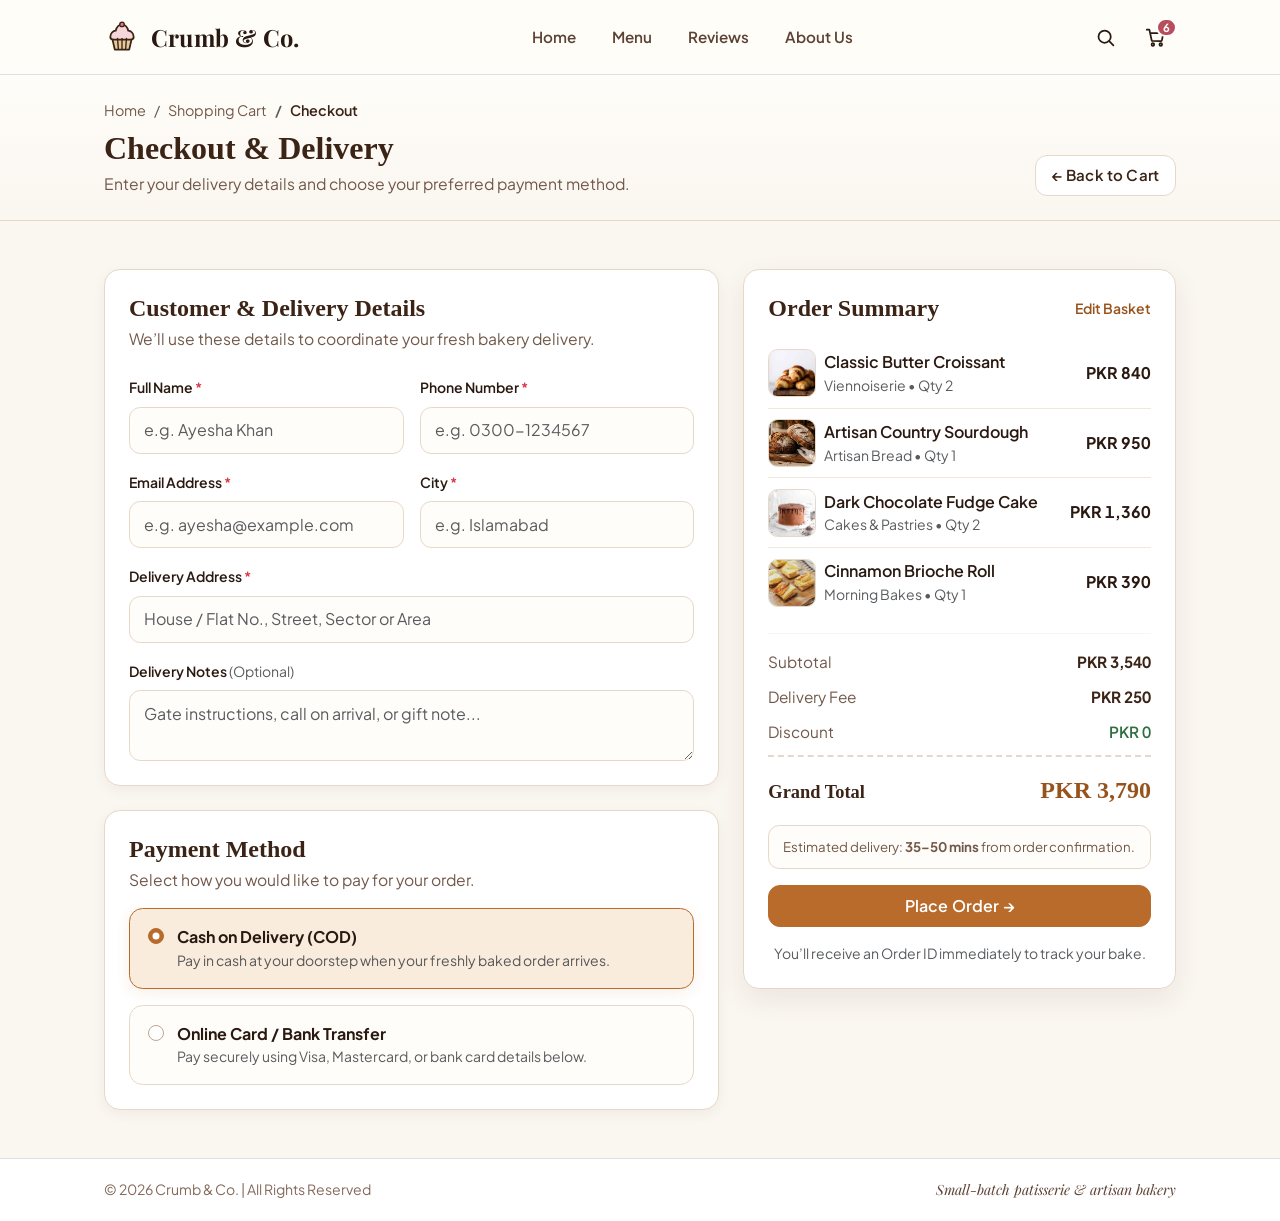
<file: checkout.html>
<!DOCTYPE html>
<html lang="en">
<head>
  <meta charset="UTF-8">
  <meta name="viewport" content="width=device-width, initial-scale=1.0">
  <title>Crumb &amp; Co. — Checkout</title>
  <link rel="preconnect" href="https://fonts.googleapis.com">
  <link rel="preconnect" href="https://fonts.gstatic.com" crossorigin>
  <link href="https://fonts.googleapis.com/css2?family=Playfair+Display:ital,wght@0,600;0,700;1,600&family=Plus+Jakarta+Sans:wght@400;500;600;700&display=swap" rel="stylesheet">

  <!-- Bootstrap 5 CSS (CDN) -->
  <link
    href="https://cdn.jsdelivr.net/npm/bootstrap@5.3.3/dist/css/bootstrap.min.css"
    rel="stylesheet"
    integrity="sha384-QWTKZyjpPEjISv5WaRU9OFeRpok6YctnYmDr5pNlyT2bRjXh0JMhjY6hW+ALEwIH"
    crossorigin="anonymous"
  >

  <!-- Custom Bakery Stylesheet -->
  <link rel="stylesheet" href="css/style.css">
</head>
<body>
  <header class="site-header">
    <div class="container header-inner">
      <a href="index.html" class="brand">
        <svg class="brand-icon" viewBox="0 0 40 40" fill="none" aria-hidden="true">
          <path d="M9 21h22l-3 13H12L9 21z" fill="#e9c89b" stroke="#3b2416" stroke-width="2" stroke-linejoin="round"/>
          <path d="M7 20c0-4 3-7 6-7 1-4 4-7 7-7s6 3 7 7c3 0 6 3 6 7 0 2-2 3-4 3H11c-2 0-4-1-4-3z" fill="#f7d6d9" stroke="#3b2416" stroke-width="2" stroke-linejoin="round"/>
          <circle cx="20" cy="6" r="2.5" fill="#d87b86" stroke="#3b2416" stroke-width="1.5"/>
          <line x1="15" y1="21" x2="16" y2="34" stroke="#3b2416" stroke-width="1.5"/>
          <line x1="20" y1="21" x2="20" y2="34" stroke="#3b2416" stroke-width="1.5"/>
          <line x1="25" y1="21" x2="24" y2="34" stroke="#3b2416" stroke-width="1.5"/>
        </svg>
        <span>Crumb &amp; Co.</span>
      </a>

      <nav aria-label="Main navigation">
        <ul class="nav-links">
          <li><a href="index.html">Home</a></li>
          <li><a href="menu.html">Menu</a></li>
          <li><a href="reviews.html">Reviews</a></li>
          <li><a href="about.html">About Us</a></li>
        </ul>
      </nav>

      <div class="header-actions">
        <a href="menu.html#menu-search" id="header-search-btn" class="icon-btn header-search-btn" aria-label="Search Menu">
          <svg viewBox="0 0 24 24" fill="none" stroke="currentColor" stroke-width="2" stroke-linecap="round" stroke-linejoin="round" aria-hidden="true">
            <circle cx="11" cy="11" r="7"/>
            <line x1="16.5" y1="16.5" x2="21" y2="21"/>
          </svg>
        </a>

        <button type="button" id="menu-toggle" class="icon-btn menu-toggle" aria-label="Toggle navigation" aria-expanded="false" aria-controls="mobile-nav">
          <svg viewBox="0 0 24 24" fill="none" stroke="currentColor" stroke-width="2.2" stroke-linecap="round" aria-hidden="true">
            <line x1="4" y1="7" x2="20" y2="7"/>
            <line x1="4" y1="12" x2="20" y2="12"/>
            <line x1="4" y1="17" x2="20" y2="17"/>
          </svg>
        </button>

        <a href="cart.html" class="icon-btn" aria-label="Shopping Cart">
          <svg viewBox="0 0 24 24" fill="none" stroke="currentColor" stroke-width="2" stroke-linecap="round" stroke-linejoin="round" aria-hidden="true">
            <circle cx="9" cy="20" r="1.5"/>
            <circle cx="18" cy="20" r="1.5"/>
            <path d="M2 3h3l2.6 12.2a1 1 0 0 0 1 .8h9.7a1 1 0 0 0 1-.8L21 7H6"/>
          </svg>
          <span id="cart-badge" class="cart-badge is-empty">0</span>
        </a>
      </div>
    </div>

    <div id="mobile-nav" class="mobile-nav">
      <ul class="mobile-nav-list">
        <li><a href="index.html">Home</a></li>
        <li><a href="menu.html">Menu</a></li>
        <li><a href="reviews.html">Reviews</a></li>
        <li><a href="about.html">About Us</a></li>
      </ul>
    </div>
  </header>

  <!-- Page Header -->
  <section class="cc-page-header py-4">
    <div class="container">
      <nav class="cc-breadcrumb mb-2" aria-label="Breadcrumb">
        <ol class="breadcrumb mb-0">
          <li class="breadcrumb-item"><a href="index.html">Home</a></li>
          <li class="breadcrumb-item"><a href="cart.html">Shopping Cart</a></li>
          <li class="breadcrumb-item active" aria-current="page">Checkout</li>
        </ol>
      </nav>
      <div class="d-flex flex-wrap justify-content-between align-items-end gap-3">
        <div>
          <h1 class="h2 fw-bold mb-1">Checkout &amp; Delivery</h1>
          <p class="cc-subtitle mb-0">
            Enter your delivery details and choose your preferred payment method.
          </p>
        </div>
        <a href="cart.html" class="btn btn-sm btn-bakery-outline px-3 py-2">
          &larr; Back to Cart
        </a>
      </div>
    </div>
  </section>

  <!-- Main Checkout Content -->
  <main class="py-4 py-lg-5">
    <div class="container">
      <!-- Empty Cart Notice -->
      <div id="emptyCheckoutAlert" class="cc-card cc-empty-state d-none mb-4" role="status" aria-live="polite">
        <div class="cc-empty-icon" aria-hidden="true">
          <svg width="34" height="34" viewBox="0 0 24 24" fill="none" stroke="currentColor" stroke-width="1.8" stroke-linecap="round" stroke-linejoin="round">
            <path d="M6 2L3 6v14a2 2 0 0 0 2 2h14a2 2 0 0 0 2-2V6l-3-4Z"/>
            <path d="M3 6h18"/>
            <path d="M16 10a4 4 0 0 1-8 0"/>
          </svg>
        </div>
        <h2 class="h4 fw-bold mb-2">Your basket is empty</h2>
        <p class="cc-subtitle mb-4 mx-auto" style="max-width: 440px;">
          Please add freshly baked items to your cart before proceeding to checkout.
        </p>
        <div class="d-flex flex-wrap justify-content-center gap-2">
          <a href="cart.html" class="btn btn-bakery">Go to Cart</a>
          <a href="menu.html" class="btn btn-bakery-outline">Browse Bakery Menu</a>
        </div>
      </div>

      <div id="checkoutGrid" class="row g-4 align-items-start">
        <!-- Customer & Payment Form Column -->
        <div class="col-lg-7">
          <form id="checkoutForm" novalidate>
            <!-- Customer Details & Delivery Address Card -->
            <div class="cc-card p-4 mb-4">
              <h2 class="h4 fw-bold mb-1">Customer &amp; Delivery Details</h2>
              <p class="cc-subtitle small mb-4">
                We&rsquo;ll use these details to coordinate your fresh bakery delivery.
              </p>

              <div class="row g-3">
                <div class="col-md-6">
                  <label for="fullName" class="form-label fw-semibold small">
                    Full Name <span class="text-danger">*</span>
                  </label>
                  <input
                    type="text"
                    id="fullName"
                    name="fullName"
                    class="form-control cc-form-control"
                    placeholder="e.g. Ayesha Khan"
                    autocomplete="name"
                    required
                  >
                  <div class="invalid-feedback">
                    Please enter your full name (at least 2 characters).
                  </div>
                </div>

                <div class="col-md-6">
                  <label for="phone" class="form-label fw-semibold small">
                    Phone Number <span class="text-danger">*</span>
                  </label>
                  <input
                    type="tel"
                    id="phone"
                    name="phone"
                    class="form-control cc-form-control"
                    placeholder="e.g. 0300-1234567"
                    autocomplete="tel"
                    required
                  >
                  <div class="invalid-feedback">
                    Please enter a valid phone number (10 to 15 digits).
                  </div>
                </div>

                <div class="col-md-6">
                  <label for="email" class="form-label fw-semibold small">
                    Email Address <span class="text-danger">*</span>
                  </label>
                  <input
                    type="email"
                    id="email"
                    name="email"
                    class="form-control cc-form-control"
                    placeholder="e.g. ayesha@example.com"
                    autocomplete="email"
                    required
                  >
                  <div class="invalid-feedback">
                    Please enter a valid email address.
                  </div>
                </div>

                <div class="col-md-6">
                  <label for="city" class="form-label fw-semibold small">
                    City <span class="text-danger">*</span>
                  </label>
                  <input
                    type="text"
                    id="city"
                    name="city"
                    class="form-control cc-form-control"
                    list="citySuggestions"
                    placeholder="e.g. Islamabad"
                    autocomplete="address-level2"
                    required
                  >
                  <datalist id="citySuggestions">
                    <option value="Islamabad"></option>
                    <option value="Rawalpindi"></option>
                    <option value="Lahore"></option>
                    <option value="Karachi"></option>
                    <option value="Peshawar"></option>
                    <option value="Faisalabad"></option>
                    <option value="Multan"></option>
                  </datalist>
                  <div class="invalid-feedback">
                    Please enter your delivery city.
                  </div>
                </div>

                <div class="col-12">
                  <label for="address" class="form-label fw-semibold small">
                    Delivery Address <span class="text-danger">*</span>
                  </label>
                  <input
                    type="text"
                    id="address"
                    name="address"
                    class="form-control cc-form-control"
                    placeholder="House / Flat No., Street, Sector or Area"
                    autocomplete="street-address"
                    required
                  >
                  <div class="invalid-feedback">
                    Please enter a complete street address (at least 5 characters).
                  </div>
                </div>

                <div class="col-12">
                  <label for="deliveryNotes" class="form-label fw-semibold small">
                    Delivery Notes <span class="text-muted fw-normal">(Optional)</span>
                  </label>
                  <textarea
                    id="deliveryNotes"
                    name="deliveryNotes"
                    class="form-control cc-form-control"
                    rows="2"
                    placeholder="Gate instructions, call on arrival, or gift note..."
                  ></textarea>
                </div>
              </div>
            </div>

            <!-- Payment Method Card -->
            <div class="cc-card p-4">
              <h2 class="h4 fw-bold mb-1">Payment Method</h2>
              <p class="cc-subtitle small mb-3">
                Select how you would like to pay for your order.
              </p>

              <div class="d-grid gap-3">
                <label class="cc-payment-option is-selected" for="paymentCod">
                  <input
                    class="form-check-input"
                    type="radio"
                    name="paymentMethod"
                    id="paymentCod"
                    value="cod"
                    checked
                  >
                  <div>
                    <div class="fw-bold">Cash on Delivery (COD)</div>
                    <div class="small text-muted">
                      Pay in cash at your doorstep when your freshly baked order arrives.
                    </div>
                  </div>
                </label>

                <label class="cc-payment-option" for="paymentOnline">
                  <input
                    class="form-check-input"
                    type="radio"
                    name="paymentMethod"
                    id="paymentOnline"
                    value="online"
                  >
                  <div>
                    <div class="fw-bold">Online Card / Bank Transfer</div>
                    <div class="small text-muted">
                      Pay securely using Visa, Mastercard, or bank card details below.
                    </div>
                  </div>
                </label>
              </div>

              <!-- Conditional Card Fields -->
              <div id="cardDetailsSection" class="cc-card-details-box mt-3 d-none">
                <div class="d-flex justify-content-between align-items-center mb-3">
                  <span class="fw-bold small text-uppercase" style="letter-spacing: 0.04em; color: var(--cc-cocoa);">
                    Card / Bank Transfer Details
                  </span>
                  <span class="badge text-bg-light border">Encrypted Checkout</span>
                </div>

                <div class="row g-3">
                  <div class="col-12">
                    <label for="cardName" class="form-label fw-semibold small">
                      Cardholder Name <span class="text-danger">*</span>
                    </label>
                    <input
                      type="text"
                      id="cardName"
                      name="cardName"
                      class="form-control cc-form-control"
                      placeholder="Name printed on card"
                      autocomplete="cc-name"
                    >
                    <div class="invalid-feedback">
                      Please enter the cardholder&rsquo;s name.
                    </div>
                  </div>

                  <div class="col-12">
                    <label for="cardNumber" class="form-label fw-semibold small">
                      Card Number <span class="text-danger">*</span>
                    </label>
                    <input
                      type="text"
                      id="cardNumber"
                      name="cardNumber"
                      class="form-control cc-form-control tabular-nums"
                      placeholder="1234 5678 9012 3456"
                      inputmode="numeric"
                      maxlength="19"
                      autocomplete="cc-number"
                    >
                    <div class="invalid-feedback">
                      Please enter a valid 16-digit card number.
                    </div>
                  </div>

                  <div class="col-sm-6">
                    <label for="cardExpiry" class="form-label fw-semibold small">
                      Expiry Date (MM/YY) <span class="text-danger">*</span>
                    </label>
                    <input
                      type="text"
                      id="cardExpiry"
                      name="cardExpiry"
                      class="form-control cc-form-control tabular-nums"
                      placeholder="MM/YY"
                      inputmode="numeric"
                      maxlength="5"
                      autocomplete="cc-exp"
                    >
                    <div class="invalid-feedback">
                      Enter a valid future expiry date (MM/YY).
                    </div>
                  </div>

                  <div class="col-sm-6">
                    <label for="cardCvv" class="form-label fw-semibold small">
                      CVV <span class="text-danger">*</span>
                    </label>
                    <input
                      type="password"
                      id="cardCvv"
                      name="cardCvv"
                      class="form-control cc-form-control tabular-nums"
                      placeholder="3 or 4 digits"
                      inputmode="numeric"
                      maxlength="4"
                      autocomplete="cc-csc"
                    >
                    <div class="invalid-feedback">
                      Enter a valid 3 or 4-digit CVV code.
                    </div>
                  </div>
                </div>
              </div>

              <div id="formAlert" class="alert alert-danger mt-3 mb-0 d-none" role="alert">
                Please correct the highlighted fields before placing your order.
              </div>
            </div>
          </form>
        </div>

        <!-- Order Summary Column -->
        <div class="col-lg-5">
          <aside class="cc-card cc-summary-card p-4" aria-label="Order Summary">
            <div class="d-flex justify-content-between align-items-center mb-3">
              <h2 class="h4 fw-bold mb-0">Order Summary</h2>
              <a href="cart.html" class="small fw-semibold text-decoration-none" style="color: var(--cc-amber-dark);">
                Edit Basket
              </a>
            </div>

            <!-- Cart Items Mini List -->
            <div id="checkoutItemsList" class="cc-checkout-item-list mb-3">
              <!-- Populated dynamically by js/checkout.js -->
            </div>

            <hr class="my-3" style="border-color: var(--cc-border);">

            <!-- Totals Breakdown -->
            <div aria-live="polite">
              <div class="cc-summary-row">
                <span>Subtotal</span>
                <strong id="summarySubtotal" class="tabular-nums">PKR 0</strong>
              </div>
              <div class="cc-summary-row">
                <span>Delivery Fee</span>
                <strong id="summaryDelivery" class="tabular-nums">PKR 0</strong>
              </div>
              <div class="cc-summary-row">
                <span>Discount <span id="discountCodeLabel" class="small"></span></span>
                <span id="summaryDiscount" class="cc-summary-discount tabular-nums">PKR 0</span>
              </div>

              <div class="cc-summary-total">
                <span class="cc-summary-total-label">Grand Total</span>
                <span id="summaryTotal" class="cc-summary-total-amount tabular-nums">PKR 0</span>
              </div>
            </div>

            <div class="cc-delivery-note mt-3 mb-3">
              Estimated delivery: <strong>35&ndash;50 mins</strong> from order confirmation.
            </div>

            <button
              type="submit"
              form="checkoutForm"
              id="placeOrderBtn"
              class="btn btn-bakery w-100 py-2 fs-6"
            >
              Place Order &rarr;
            </button>

            <p class="small text-center text-muted mt-3 mb-0">
              You&rsquo;ll receive an Order ID immediately to track your bake.
            </p>
          </aside>
        </div>
      </div>
    </div>
  </main>

  <footer class="site-footer">
    <div class="container footer-inner">
      <span>&copy; 2026 Crumb &amp; Co. | All Rights Reserved</span>
      <span class="footer-tagline">Small-batch patisserie &amp; artisan bakery</span>
    </div>
  </footer>

  <!-- Bootstrap 5 JS Bundle (CDN) -->
  <script
    src="https://cdn.jsdelivr.net/npm/bootstrap@5.3.3/dist/js/bootstrap.bundle.min.js"
    integrity="sha384-YvpcrYf0tY3lHB60NNkmXc5s9fDVZLESaAA55NDzOxhy9GkcIdslK1eN7N6jIeHz"
    crossorigin="anonymous"
  ></script>

  <!-- Checkout Logic -->
  <script src="js/checkout.js"></script>
</body>
</html>
</file>
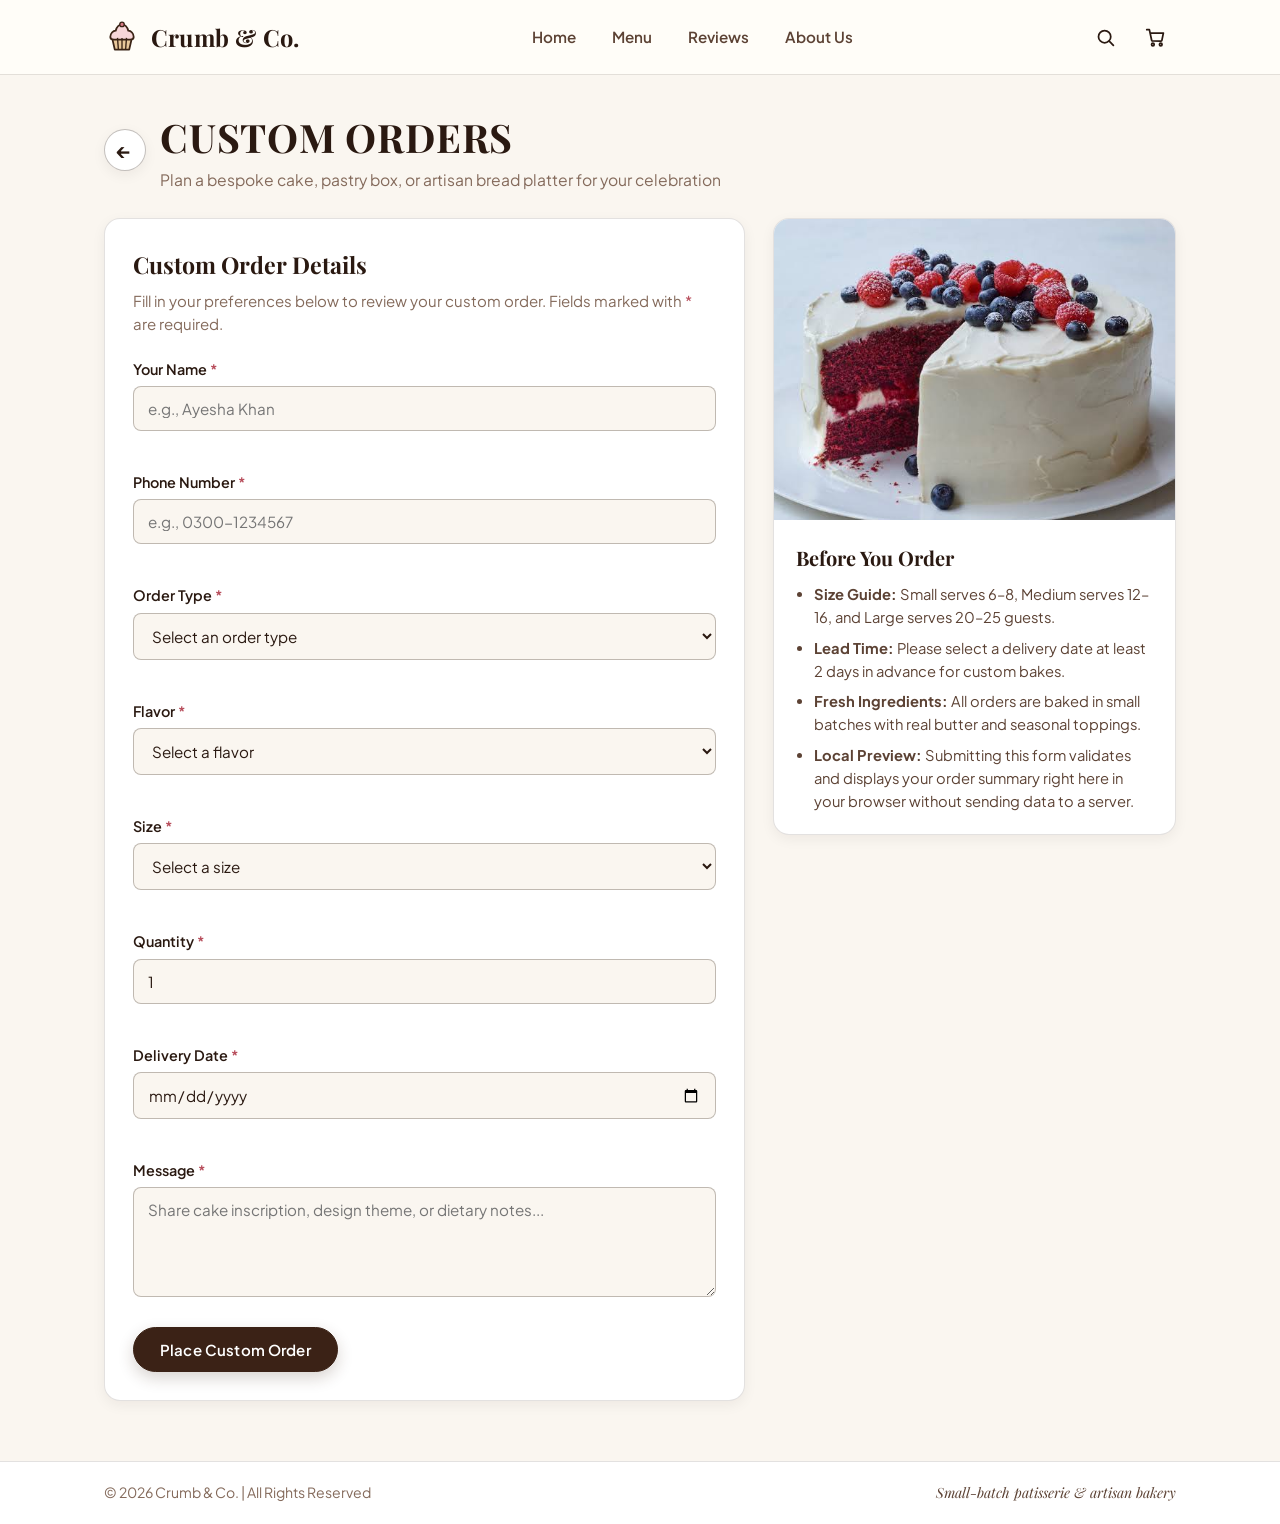
<file: custom-orders.html>
<!DOCTYPE html>
<html lang="en">
<head>
  <meta charset="UTF-8">
  <meta name="viewport" content="width=device-width, initial-scale=1.0">
  <title>Crumb &amp; Co. — Custom Orders</title>
  <link rel="preconnect" href="https://fonts.googleapis.com">
  <link rel="preconnect" href="https://fonts.gstatic.com" crossorigin>
  <link href="https://fonts.googleapis.com/css2?family=Playfair+Display:ital,wght@0,600;0,700;1,600&family=Plus+Jakarta+Sans:wght@400;500;600;700&display=swap" rel="stylesheet">
  <link rel="stylesheet" href="css/style.css">
  <style>
    .custom-layout {
      display: grid;
      grid-template-columns: 1.35fr 0.85fr;
      gap: 28px;
      align-items: start;
    }

    .order-card {
      background-color: var(--bg-surface);
      border: 1px solid var(--border-subtle);
      border-radius: var(--radius-md);
      padding: 28px;
      box-shadow: var(--shadow-sm);
    }

    .order-card-title {
      margin: 0 0 6px;
      font-family: var(--font-display);
      font-size: 1.45rem;
      font-weight: 700;
      color: var(--ink-primary);
    }

    .order-card-note {
      margin: 0 0 22px;
      font-size: 0.94rem;
      color: var(--ink-muted);
    }

    .form-grid {
      display: flex;
      flex-direction: column;
      gap: 18px;
    }

    .form-group {
      width: 100%;
      display: flex;
      flex-direction: column;
      gap: 6px;
    }

    .form-label {
      font-size: 0.9rem;
      font-weight: 600;
      color: var(--ink-primary);
    }

    .form-required {
      color: var(--accent-berry);
    }

    .form-control {
      width: 100%;
      padding: 12px 14px;
      font-family: inherit;
      font-size: 0.95rem;
      color: var(--ink-primary);
      background-color: var(--bg-page);
      border: 1px solid var(--border-strong);
      border-radius: var(--radius-sm);
      outline: none;
      transition: border-color 0.18s ease, box-shadow 0.18s ease, background-color 0.18s ease;
    }

    .form-control:focus {
      background-color: var(--bg-surface);
      border-color: var(--accent-caramel);
      box-shadow: 0 0 0 4px rgba(184, 122, 68, 0.16);
    }

    .form-control.is-invalid {
      border-color: var(--accent-berry);
      background-color: #fff8f8;
    }

    textarea.form-control {
      min-height: 110px;
      resize: vertical;
    }

    .field-error {
      min-height: 16px;
      font-size: 0.82rem;
      font-weight: 500;
      color: var(--accent-berry);
    }

    .form-actions {
      margin-top: 8px;
      display: flex;
      align-items: center;
      gap: 14px;
      flex-wrap: wrap;
    }

    /* Order Review Section */
    .order-review-card[hidden],
    #order-form-view[hidden] {
      display: none;
    }

    .review-layout {
      display: grid;
      grid-template-columns: 0.92fr 1.08fr;
      gap: 24px;
      align-items: center;
    }

    .review-media {
      width: 100%;
      aspect-ratio: 4 / 3;
      border-radius: var(--radius-md);
      overflow: hidden;
      background-color: var(--bg-cream);
      border: 1px solid var(--border-subtle);
      box-shadow: var(--shadow-sm);
    }

    .review-media img {
      width: 100%;
      height: 100%;
      object-fit: cover;
    }

    .review-details {
      margin: 0;
      padding: 0;
      display: grid;
      gap: 12px;
    }

    .review-detail-row {
      display: flex;
      align-items: baseline;
      justify-content: space-between;
      gap: 12px;
      padding-bottom: 10px;
      border-bottom: 1px solid var(--border-subtle);
    }

    .review-detail-row:last-child {
      padding-bottom: 0;
      border-bottom: none;
    }

    .review-detail-label {
      font-size: 0.88rem;
      font-weight: 600;
      color: var(--ink-muted);
    }

    .review-detail-value {
      margin: 0;
      font-size: 0.95rem;
      font-weight: 600;
      color: var(--ink-primary);
      text-align: right;
    }

    .review-divider {
      border: 0;
      border-top: 2px dotted var(--border-strong);
      margin: 24px 0 18px;
    }

    .review-price-row {
      display: flex;
      align-items: center;
      justify-content: space-between;
      gap: 16px;
    }

    .review-price-label {
      font-size: 1.05rem;
      font-weight: 700;
      color: var(--ink-primary);
    }

    .review-price-value {
      font-family: var(--font-display);
      font-size: 1.45rem;
      font-weight: 700;
      color: var(--accent-caramel);
    }

    .review-actions {
      margin-top: 24px;
      display: flex;
      align-items: center;
      justify-content: space-between;
      gap: 14px;
      flex-wrap: wrap;
    }

    .order-confirm {
      display: flex;
      flex-direction: column;
      align-items: center;
      text-align: center;
      padding: 40px 24px;
      background: linear-gradient(160deg, #fffdf9 0%, var(--bg-cream) 100%);
      border: 1px solid var(--border-subtle);
      border-radius: var(--radius-md);
    }

    .order-confirm[hidden] {
      display: none;
    }

    .order-confirm-icon {
      width: 82px;
      height: 82px;
      margin-bottom: 20px;
      border-radius: 50%;
      display: inline-flex;
      align-items: center;
      justify-content: center;
      background-color: rgba(36, 106, 70, 0.12);
      border: 2px solid rgba(36, 106, 70, 0.28);
      color: var(--success-green);
    }

    .order-confirm-icon svg {
      width: 42px;
      height: 42px;
    }

    .order-confirm-title {
      margin: 0 0 10px;
      font-family: var(--font-display);
      font-size: 1.65rem;
      font-weight: 700;
      line-height: 1.25;
      color: var(--ink-primary);
    }

    .order-confirm-text {
      margin: 0 0 26px;
      font-size: 1rem;
      color: var(--ink-secondary);
    }

    .info-card {
      background-color: var(--bg-surface);
      border: 1px solid var(--border-subtle);
      border-radius: var(--radius-md);
      overflow: hidden;
      box-shadow: var(--shadow-sm);
    }

    .info-card-media {
      width: 100%;
      aspect-ratio: 4 / 3;
      overflow: hidden;
      background-color: var(--bg-cream);
    }

    .info-card-media img {
      width: 100%;
      height: 100%;
      object-fit: cover;
    }

    .info-card-body {
      padding: 22px;
    }

    .info-card-title {
      margin: 0 0 10px;
      font-family: var(--font-display);
      font-size: 1.25rem;
      font-weight: 700;
      color: var(--ink-primary);
    }

    .info-list {
      margin: 0;
      padding-left: 18px;
      font-size: 0.92rem;
      color: var(--ink-secondary);
      display: grid;
      gap: 8px;
    }

    @media (max-width: 900px) {
      .custom-layout {
        grid-template-columns: 1fr;
      }
    }

    @media (max-width: 640px) {
      .order-card {
        padding: 20px 18px;
      }

      .review-layout {
        grid-template-columns: 1fr;
        gap: 18px;
      }

      .form-actions .btn,
      .review-actions .btn,
      .order-confirm .btn {
        width: 100%;
      }
    }
  </style>
</head>
<body>
  <header class="site-header">
    <div class="container header-inner">
      <a href="index.html" class="brand">
        <svg class="brand-icon" viewBox="0 0 40 40" fill="none" aria-hidden="true">
          <path d="M9 21h22l-3 13H12L9 21z" fill="#e9c89b" stroke="#3b2416" stroke-width="2" stroke-linejoin="round"/>
          <path d="M7 20c0-4 3-7 6-7 1-4 4-7 7-7s6 3 7 7c3 0 6 3 6 7 0 2-2 3-4 3H11c-2 0-4-1-4-3z" fill="#f7d6d9" stroke="#3b2416" stroke-width="2" stroke-linejoin="round"/>
          <circle cx="20" cy="6" r="2.5" fill="#d87b86" stroke="#3b2416" stroke-width="1.5"/>
          <line x1="15" y1="21" x2="16" y2="34" stroke="#3b2416" stroke-width="1.5"/>
          <line x1="20" y1="21" x2="20" y2="34" stroke="#3b2416" stroke-width="1.5"/>
          <line x1="25" y1="21" x2="24" y2="34" stroke="#3b2416" stroke-width="1.5"/>
        </svg>
        <span>Crumb &amp; Co.</span>
      </a>

      <nav aria-label="Main navigation">
        <ul class="nav-links">
          <li><a href="index.html">Home</a></li>
          <li><a href="menu.html">Menu</a></li>
          <li><a href="reviews.html">Reviews</a></li>
          <li><a href="about.html">About Us</a></li>
        </ul>
      </nav>

      <div class="header-actions">
        <a href="menu.html#menu-search" id="header-search-btn" class="icon-btn header-search-btn" aria-label="Search Menu">
          <svg viewBox="0 0 24 24" fill="none" stroke="currentColor" stroke-width="2" stroke-linecap="round" stroke-linejoin="round" aria-hidden="true">
            <circle cx="11" cy="11" r="7"/>
            <line x1="16.5" y1="16.5" x2="21" y2="21"/>
          </svg>
        </a>

        <button type="button" id="menu-toggle" class="icon-btn menu-toggle" aria-label="Toggle navigation" aria-expanded="false" aria-controls="mobile-nav">
          <svg viewBox="0 0 24 24" fill="none" stroke="currentColor" stroke-width="2.2" stroke-linecap="round" aria-hidden="true">
            <line x1="4" y1="7" x2="20" y2="7"/>
            <line x1="4" y1="12" x2="20" y2="12"/>
            <line x1="4" y1="17" x2="20" y2="17"/>
          </svg>
        </button>

        <a href="cart.html" class="icon-btn" aria-label="Shopping Cart">
          <svg viewBox="0 0 24 24" fill="none" stroke="currentColor" stroke-width="2" stroke-linecap="round" stroke-linejoin="round" aria-hidden="true">
            <circle cx="9" cy="20" r="1.5"/>
            <circle cx="18" cy="20" r="1.5"/>
            <path d="M2 3h3l2.6 12.2a1 1 0 0 0 1 .8h9.7a1 1 0 0 0 1-.8L21 7H6"/>
          </svg>
          <span id="cart-badge" class="cart-badge is-empty">0</span>
        </a>
      </div>
    </div>

    <div id="mobile-nav" class="mobile-nav">
      <ul class="mobile-nav-list">
        <li><a href="index.html">Home</a></li>
        <li><a href="menu.html">Menu</a></li>
        <li><a href="reviews.html">Reviews</a></li>
        <li><a href="about.html">About Us</a></li>
      </ul>
    </div>
  </header>

  <main>
    <div class="container">
      <div class="page-header-row">
        <a href="index.html" class="back-link" aria-label="Back to Home">&larr;</a>
        <div>
          <h1 class="page-title">Custom Orders</h1>
          <p class="page-subtitle">Plan a bespoke cake, pastry box, or artisan bread platter for your celebration</p>
        </div>
      </div>

      <div class="custom-layout">
        <section class="order-card" aria-labelledby="custom-form-heading">
          <div id="order-form-view">
            <h2 id="custom-form-heading" class="order-card-title">Custom Order Details</h2>
            <p class="order-card-note">Fill in your preferences below to review your custom order. Fields marked with <span class="form-required">*</span> are required.</p>

            <form id="custom-order-form" novalidate>
              <div class="form-grid">
                <div class="form-group">
                  <label for="customer-name" class="form-label">Your Name <span class="form-required">*</span></label>
                  <input type="text" id="customer-name" name="customerName" class="form-control" placeholder="e.g., Ayesha Khan" required>
                  <span id="error-customer-name" class="field-error" aria-live="polite"></span>
                </div>

                <div class="form-group">
                  <label for="phone-number" class="form-label">Phone Number <span class="form-required">*</span></label>
                  <input type="tel" id="phone-number" name="phoneNumber" class="form-control" placeholder="e.g., 0300-1234567" required>
                  <span id="error-phone-number" class="field-error" aria-live="polite"></span>
                </div>

                <div class="form-group">
                  <label for="order-type" class="form-label">Order Type <span class="form-required">*</span></label>
                  <select id="order-type" name="orderType" class="form-control" required>
                    <option value="">Select an order type</option>
                    <option value="Custom Celebration Cake">Custom Celebration Cake</option>
                    <option value="Event Pastry Box">Event Pastry Box</option>
                    <option value="Artisan Bread Platter">Artisan Bread Platter</option>
                    <option value="Cupcake &amp; Treat Assortment">Cupcake &amp; Treat Assortment</option>
                  </select>
                  <span id="error-order-type" class="field-error" aria-live="polite"></span>
                </div>

                <div class="form-group">
                  <label for="flavor" class="form-label">Flavor <span class="form-required">*</span></label>
                  <select id="flavor" name="flavor" class="form-control" required>
                    <option value="">Select a flavor</option>
                    <option value="Chocolate Fudge">Chocolate Fudge</option>
                    <option value="Strawberry Cream">Strawberry Cream</option>
                    <option value="Red Velvet">Red Velvet</option>
                    <option value="Classic Vanilla">Classic Vanilla</option>
                    <option value="Almond &amp; Butter">Almond &amp; Butter</option>
                  </select>
                  <span id="error-flavor" class="field-error" aria-live="polite"></span>
                </div>

                <div class="form-group">
                  <label for="size" class="form-label">Size <span class="form-required">*</span></label>
                  <select id="size" name="size" class="form-control" required>
                    <option value="">Select a size</option>
                    <option value="Small">Small</option>
                    <option value="Medium">Medium</option>
                    <option value="Large">Large</option>
                  </select>
                  <span id="error-size" class="field-error" aria-live="polite"></span>
                </div>

                <div class="form-group">
                  <label for="quantity" class="form-label">Quantity <span class="form-required">*</span></label>
                  <input type="number" id="quantity" name="quantity" class="form-control" min="1" max="50" value="1" required>
                  <span id="error-quantity" class="field-error" aria-live="polite"></span>
                </div>

                <div class="form-group">
                  <label for="delivery-date" class="form-label">Delivery Date <span class="form-required">*</span></label>
                  <input type="date" id="delivery-date" name="deliveryDate" class="form-control" required>
                  <span id="error-delivery-date" class="field-error" aria-live="polite"></span>
                </div>

                <div class="form-group">
                  <label for="order-message" class="form-label">Message <span class="form-required">*</span></label>
                  <textarea id="order-message" name="message" class="form-control" placeholder="Share cake inscription, design theme, or dietary notes..." required></textarea>
                  <span id="error-order-message" class="field-error" aria-live="polite"></span>
                </div>
              </div>

              <div class="form-actions">
                <button type="submit" class="btn btn-primary">Place Custom Order</button>
              </div>
            </form>
          </div>

          <!-- Order Review Screen -->
          <div id="order-review-view" class="order-review-card" aria-labelledby="order-review-heading" hidden>
            <h2 id="order-review-heading" class="order-card-title">Order Review</h2>
            <p class="order-card-note">Please review your selected bake details and estimated total before confirming.</p>

            <div class="review-layout">
              <div class="review-media">
                <img id="review-image" src="images/red-velvet-cake.jpg" alt="Selected custom order product">
              </div>

              <dl class="review-details">
                <div class="review-detail-row">
                  <dt class="review-detail-label">Cake / Order Type</dt>
                  <dd id="review-order-type" class="review-detail-value"></dd>
                </div>
                <div class="review-detail-row">
                  <dt class="review-detail-label">Flavor</dt>
                  <dd id="review-flavor" class="review-detail-value"></dd>
                </div>
                <div class="review-detail-row">
                  <dt class="review-detail-label">Size</dt>
                  <dd id="review-size" class="review-detail-value"></dd>
                </div>
                <div class="review-detail-row">
                  <dt class="review-detail-label">Quantity</dt>
                  <dd id="review-quantity" class="review-detail-value"></dd>
                </div>
                <div class="review-detail-row">
                  <dt class="review-detail-label">Delivery Date</dt>
                  <dd id="review-delivery-date" class="review-detail-value"></dd>
                </div>
              </dl>
            </div>

            <hr class="review-divider" aria-hidden="true">

            <div class="review-price-row">
              <span class="review-price-label">Estimated Price</span>
              <span id="review-estimated-price" class="review-price-value">Rs. 0</span>
            </div>

            <div class="review-actions">
              <button type="button" id="edit-order-btn" class="btn btn-secondary">Edit Order</button>
              <button type="button" id="confirm-order-btn" class="btn btn-primary">Confirm Order</button>
            </div>
          </div>

          <!-- Order Confirmation Screen -->
          <div id="order-confirmation" class="order-confirm" role="status" aria-live="polite" hidden>
            <div class="order-confirm-icon" aria-hidden="true">
              <svg viewBox="0 0 24 24" fill="none" stroke="currentColor" stroke-width="2.6" stroke-linecap="round" stroke-linejoin="round">
                <polyline points="20 6 9 17 4 12"/>
              </svg>
            </div>
            <h2 class="order-confirm-title">Your Order Has Been Confirmed!</h2>
            <p class="order-confirm-text">Thank you for choosing Crumb &amp; Co. Bakery.</p>
            <a href="index.html" class="btn btn-primary">Back to Home</a>
          </div>
        </section>

        <aside class="info-card" aria-label="Custom ordering guidelines">
          <div class="info-card-media">
            <img src="images/red-velvet-cake.jpg" alt="Handcrafted Crumb and Co. celebration cake">
          </div>
          <div class="info-card-body">
            <h2 class="info-card-title">Before You Order</h2>
            <ul class="info-list">
              <li><strong>Size Guide:</strong> Small serves 6&ndash;8, Medium serves 12&ndash;16, and Large serves 20&ndash;25 guests.</li>
              <li><strong>Lead Time:</strong> Please select a delivery date at least 2 days in advance for custom bakes.</li>
              <li><strong>Fresh Ingredients:</strong> All orders are baked in small batches with real butter and seasonal toppings.</li>
              <li><strong>Local Preview:</strong> Submitting this form validates and displays your order summary right here in your browser without sending data to a server.</li>
            </ul>
          </div>
        </aside>
      </div>
    </div>
  </main>

  <footer class="site-footer">
    <div class="container footer-inner">
      <span>&copy; 2026 Crumb &amp; Co. | All Rights Reserved</span>
      <span class="footer-tagline">Small-batch patisserie &amp; artisan bakery</span>
    </div>
  </footer>

  <script src="js/main.js"></script>
  <script>
    (function () {
      const orderCard = document.querySelector(".order-card");
      const formView = document.getElementById("order-form-view");
      const reviewView = document.getElementById("order-review-view");
      const confirmationBox = document.getElementById("order-confirmation");

      const form = document.getElementById("custom-order-form");
      const nameInput = document.getElementById("customer-name");
      const phoneInput = document.getElementById("phone-number");
      const typeInput = document.getElementById("order-type");
      const flavorInput = document.getElementById("flavor");
      const sizeInput = document.getElementById("size");
      const quantityInput = document.getElementById("quantity");
      const dateInput = document.getElementById("delivery-date");
      const messageInput = document.getElementById("order-message");

      const reviewImage = document.getElementById("review-image");
      const reviewOrderType = document.getElementById("review-order-type");
      const reviewFlavor = document.getElementById("review-flavor");
      const reviewSize = document.getElementById("review-size");
      const reviewQuantity = document.getElementById("review-quantity");
      const reviewDeliveryDate = document.getElementById("review-delivery-date");
      const reviewEstimatedPrice = document.getElementById("review-estimated-price");
      const editOrderBtn = document.getElementById("edit-order-btn");
      const confirmOrderBtn = document.getElementById("confirm-order-btn");

      const ORDER_TYPE_BASE_PRICES = {
        "Custom Celebration Cake": 3200,
        "Event Pastry Box": 2200,
        "Artisan Bread Platter": 1800,
        "Cupcake & Treat Assortment": 2400
      };

      const SIZE_MULTIPLIERS = {
        "Small": 1,
        "Medium": 1.35,
        "Large": 1.75
      };

      const FLAVOR_ADDONS = {
        "Chocolate Fudge": 300,
        "Strawberry Cream": 150,
        "Red Velvet": 250,
        "Classic Vanilla": 0,
        "Almond & Butter": 200
      };

      const ORDER_IMAGE_MAP = {
        "Custom Celebration Cake": {
          "Chocolate Fudge": "images/chocolate-fudge-cake.jpg",
          "Strawberry Cream": "images/berry-cake.jpg",
          "Red Velvet": "images/red-velvet-cake.jpg",
          "Classic Vanilla": "images/vanilla-cake.jpg",
          "Almond & Butter": "images/cheese-cake.jpg",
          default: "images/red-velvet-cake.jpg"
        },
        "Event Pastry Box": {
          default: "images/pastry-puff.jpg"
        },
        "Artisan Bread Platter": {
          default: "images/artisan-bread.jpg"
        },
        "Cupcake & Treat Assortment": {
          "Chocolate Fudge": "images/mousse-cake.jpg",
          "Red Velvet": "images/red-velvet-cake.jpg",
          "Classic Vanilla": "images/vanilla-cake.jpg",
          default: "images/berry-cake.jpg"
        }
      };

      let currentOrder = null;

      // Prevent picking a past delivery date
      const today = new Date();
      const yyyy = today.getFullYear();
      const mm = String(today.getMonth() + 1).padStart(2, "0");
      const dd = String(today.getDate()).padStart(2, "0");
      const todayString = `${yyyy}-${mm}-${dd}`;
      dateInput.setAttribute("min", todayString);

      function setFieldError(input, errorId, message) {
        const errorEl = document.getElementById(errorId);
        if (message) {
          input.classList.add("is-invalid");
          if (errorEl) errorEl.textContent = message;
          return false;
        }
        input.classList.remove("is-invalid");
        if (errorEl) errorEl.textContent = "";
        return true;
      }

      function clearAllErrors() {
        const inputs = [nameInput, phoneInput, typeInput, flavorInput, sizeInput, quantityInput, dateInput, messageInput];
        const errorIds = [
          "error-customer-name",
          "error-phone-number",
          "error-order-type",
          "error-flavor",
          "error-size",
          "error-quantity",
          "error-delivery-date",
          "error-order-message"
        ];
        inputs.forEach((input, idx) => setFieldError(input, errorIds[idx], ""));
      }

      function validateForm() {
        let isValid = true;

        const nameVal = nameInput.value.trim();
        if (!setFieldError(nameInput, "error-customer-name", nameVal.length < 2 ? "Please enter your name." : "")) {
          isValid = false;
        }

        const phoneVal = phoneInput.value.trim();
        const phoneDigits = phoneVal.replace(/\D/g, "");
        if (!setFieldError(
          phoneInput,
          "error-phone-number",
          phoneDigits.length < 7 ? "Please enter a valid phone number (at least 7 digits)." : ""
        )) {
          isValid = false;
        }

        if (!setFieldError(typeInput, "error-order-type", typeInput.value === "" ? "Please select an order type." : "")) {
          isValid = false;
        }

        if (!setFieldError(flavorInput, "error-flavor", flavorInput.value === "" ? "Please choose a flavor." : "")) {
          isValid = false;
        }

        if (!setFieldError(sizeInput, "error-size", sizeInput.value === "" ? "Please choose a size." : "")) {
          isValid = false;
        }

        const qtyVal = Number(quantityInput.value);
        const qtyInvalid = !Number.isInteger(qtyVal) || qtyVal < 1 || qtyVal > 50;
        if (!setFieldError(quantityInput, "error-quantity", qtyInvalid ? "Enter a quantity from 1 to 50." : "")) {
          isValid = false;
        }

        const dateVal = dateInput.value;
        let dateError = "";
        if (!dateVal) {
          dateError = "Please select a delivery date.";
        } else if (dateVal < todayString) {
          dateError = "Delivery date cannot be in the past.";
        }
        if (!setFieldError(dateInput, "error-delivery-date", dateError)) {
          isValid = false;
        }

        const msgVal = messageInput.value.trim();
        if (!setFieldError(messageInput, "error-order-message", msgVal.length < 5 ? "Please include a short message or order notes." : "")) {
          isValid = false;
        }

        return isValid;
      }

      function getProductImage(orderType, flavor) {
        const typeEntry = ORDER_IMAGE_MAP[orderType];
        if (!typeEntry) {
          return "images/hero-bakery.jpg";
        }
        return typeEntry[flavor] || typeEntry.default || "images/hero-bakery.jpg";
      }

      function calculateEstimatedPrice(orderType, flavor, size, quantity) {
        const base = ORDER_TYPE_BASE_PRICES[orderType] || 2500;
        const multiplier = SIZE_MULTIPLIERS[size] || 1;
        const flavorAddon = FLAVOR_ADDONS[flavor] || 0;
        const unitPrice = Math.round((base * multiplier + flavorAddon) / 50) * 50;
        return unitPrice * quantity;
      }

      function formatPrice(amount) {
        return `Rs. ${amount.toLocaleString("en-US")}`;
      }

      function formatDeliveryDate(dateStr) {
        const parts = dateStr.split("-");
        if (parts.length !== 3) return dateStr;
        const year = Number(parts[0]);
        const month = Number(parts[1]) - 1;
        const day = Number(parts[2]);
        const dateObj = new Date(year, month, day);
        return dateObj.toLocaleDateString("en-US", {
          year: "numeric",
          month: "short",
          day: "numeric"
        });
      }

      function showView(viewName) {
        formView.hidden = viewName !== "form";
        reviewView.hidden = viewName !== "review";
        confirmationBox.hidden = viewName !== "confirm";
        if (orderCard) {
          orderCard.scrollIntoView({ behavior: "smooth", block: "nearest" });
        }
      }

      form.addEventListener("submit", function (event) {
        event.preventDefault();

        if (!validateForm()) {
          return;
        }

        const quantity = Number(quantityInput.value);
        const orderType = typeInput.value;
        const flavor = flavorInput.value;
        const size = sizeInput.value;
        const deliveryDate = dateInput.value;
        const estimatedTotal = calculateEstimatedPrice(orderType, flavor, size, quantity);

        currentOrder = {
          customerName: nameInput.value.trim(),
          phoneNumber: phoneInput.value.trim(),
          orderType,
          flavor,
          size,
          quantity,
          deliveryDate,
          formattedDate: formatDeliveryDate(deliveryDate),
          message: messageInput.value.trim(),
          estimatedPriceText: formatPrice(estimatedTotal),
          imageSrc: getProductImage(orderType, flavor)
        };

        reviewImage.src = currentOrder.imageSrc;
        reviewImage.alt = `${currentOrder.orderType} - ${currentOrder.flavor}`;
        reviewOrderType.textContent = currentOrder.orderType;
        reviewFlavor.textContent = currentOrder.flavor;
        reviewSize.textContent = currentOrder.size;
        reviewQuantity.textContent = String(currentOrder.quantity);
        reviewDeliveryDate.textContent = currentOrder.formattedDate;
        reviewEstimatedPrice.textContent = currentOrder.estimatedPriceText;

        showView("review");
      });

      editOrderBtn.addEventListener("click", function () {
        showView("form");
        nameInput.focus();
      });

      confirmOrderBtn.addEventListener("click", function () {
        if (!currentOrder) return;

        showView("confirm");
      });
    })();
  </script>
</body>
</html>
</file>
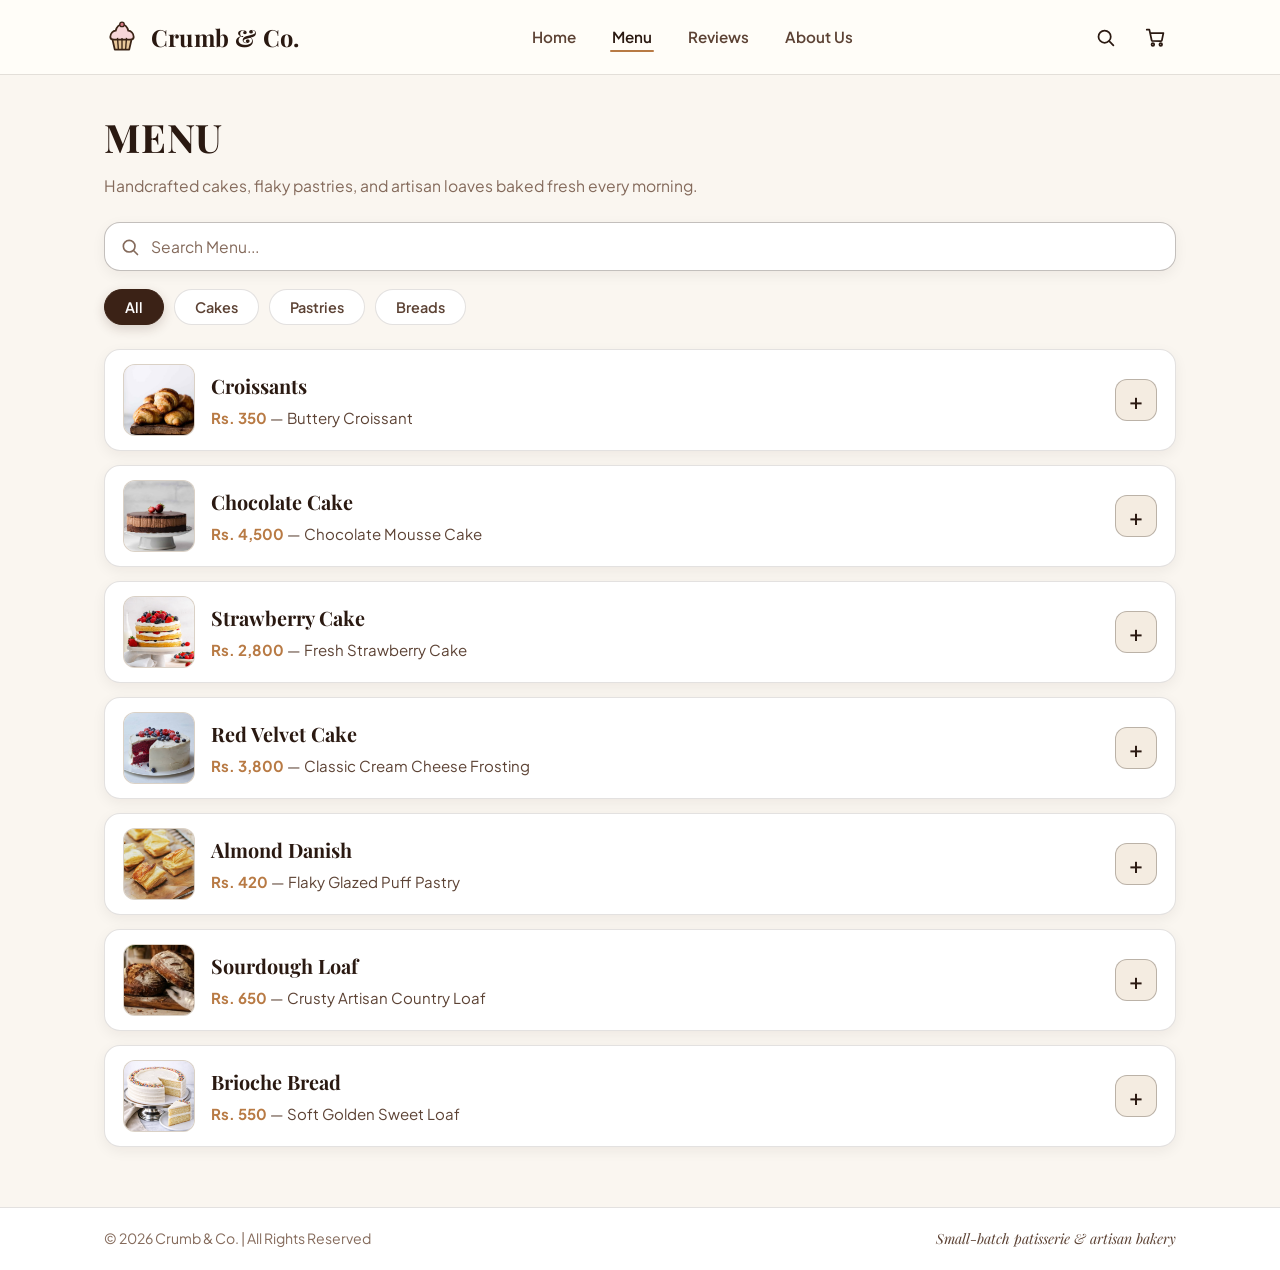
<file: menu.html>
<!DOCTYPE html>
<html lang="en">
<head>
  <meta charset="UTF-8">
  <meta name="viewport" content="width=device-width, initial-scale=1.0">
  <title>Crumb &amp; Co. — Menu</title>
  <link rel="preconnect" href="https://fonts.googleapis.com">
  <link rel="preconnect" href="https://fonts.gstatic.com" crossorigin>
  <link href="https://fonts.googleapis.com/css2?family=Playfair+Display:ital,wght@0,600;0,700;1,600&family=Plus+Jakarta+Sans:wght@400;500;600;700&display=swap" rel="stylesheet">
  <link rel="stylesheet" href="css/style.css">
</head>
<body>
  <header class="site-header">
    <div class="container header-inner">
      <a href="index.html" class="brand">
        <svg class="brand-icon" viewBox="0 0 40 40" fill="none" aria-hidden="true">
          <path d="M9 21h22l-3 13H12L9 21z" fill="#e9c89b" stroke="#3b2416" stroke-width="2" stroke-linejoin="round"/>
          <path d="M7 20c0-4 3-7 6-7 1-4 4-7 7-7s6 3 7 7c3 0 6 3 6 7 0 2-2 3-4 3H11c-2 0-4-1-4-3z" fill="#f7d6d9" stroke="#3b2416" stroke-width="2" stroke-linejoin="round"/>
          <circle cx="20" cy="6" r="2.5" fill="#d87b86" stroke="#3b2416" stroke-width="1.5"/>
          <line x1="15" y1="21" x2="16" y2="34" stroke="#3b2416" stroke-width="1.5"/>
          <line x1="20" y1="21" x2="20" y2="34" stroke="#3b2416" stroke-width="1.5"/>
          <line x1="25" y1="21" x2="24" y2="34" stroke="#3b2416" stroke-width="1.5"/>
        </svg>
        <span>Crumb &amp; Co.</span>
      </a>

      <nav aria-label="Main navigation">
        <ul class="nav-links">
          <li><a href="index.html">Home</a></li>
          <li><a href="menu.html" class="active">Menu</a></li>
          <li><a href="reviews.html">Reviews</a></li>
          <li><a href="about.html">About Us</a></li>
        </ul>
      </nav>

      <div class="header-actions">
        <a href="menu.html#menu-search" id="header-search-btn" class="icon-btn header-search-btn" aria-label="Search Menu">
          <svg viewBox="0 0 24 24" fill="none" stroke="currentColor" stroke-width="2" stroke-linecap="round" stroke-linejoin="round" aria-hidden="true">
            <circle cx="11" cy="11" r="7"/>
            <line x1="16.5" y1="16.5" x2="21" y2="21"/>
          </svg>
        </a>

        <button type="button" id="menu-toggle" class="icon-btn menu-toggle" aria-label="Toggle navigation" aria-expanded="false" aria-controls="mobile-nav">
          <svg viewBox="0 0 24 24" fill="none" stroke="currentColor" stroke-width="2.2" stroke-linecap="round" aria-hidden="true">
            <line x1="4" y1="7" x2="20" y2="7"/>
            <line x1="4" y1="12" x2="20" y2="12"/>
            <line x1="4" y1="17" x2="20" y2="17"/>
          </svg>
        </button>

        <a href="cart.html" class="icon-btn" aria-label="Shopping Cart">
          <svg viewBox="0 0 24 24" fill="none" stroke="currentColor" stroke-width="2" stroke-linecap="round" stroke-linejoin="round" aria-hidden="true">
            <circle cx="9" cy="20" r="1.5"/>
            <circle cx="18" cy="20" r="1.5"/>
            <path d="M2 3h3l2.6 12.2a1 1 0 0 0 1 .8h9.7a1 1 0 0 0 1-.8L21 7H6"/>
          </svg>
          <span id="cart-badge" class="cart-badge is-empty">0</span>
        </a>
      </div>
    </div>

    <div id="mobile-nav" class="mobile-nav">
      <ul class="mobile-nav-list">
        <li><a href="index.html">Home</a></li>
        <li><a href="menu.html" class="active">Menu</a></li>
        <li><a href="reviews.html">Reviews</a></li>
        <li><a href="about.html">About Us</a></li>
      </ul>
    </div>
  </header>

  <main>
    <div class="container">
      <div class="page-intro">
        <h1 class="page-title">Menu</h1>
        <p class="page-subtitle">Handcrafted cakes, flaky pastries, and artisan loaves baked fresh every morning.</p>
      </div>

      <!-- Search Bar -->
      <div class="menu-search-wrap">
        <svg class="menu-search-icon" viewBox="0 0 24 24" fill="none" stroke="currentColor" stroke-width="2" stroke-linecap="round" stroke-linejoin="round" aria-hidden="true">
          <circle cx="11" cy="11" r="7"/>
          <line x1="16.5" y1="16.5" x2="21" y2="21"/>
        </svg>
        <label for="menu-search" class="sr-only">Search Menu</label>
        <input id="menu-search" class="menu-search-input" type="search" placeholder="Search Menu...">
      </div>

      <!-- Category Filters -->
      <div class="filter-tabs" role="tablist" aria-label="Menu categories">
        <button type="button" class="filter-tab is-active" data-filter="all">All</button>
        <button type="button" class="filter-tab" data-filter="cakes">Cakes</button>
        <button type="button" class="filter-tab" data-filter="pastries">Pastries</button>
        <button type="button" class="filter-tab" data-filter="breads">Breads</button>
      </div>

      <!-- Menu Item Rows -->
      <div class="menu-list" id="menu-list">
        <article class="menu-row" data-category="pastries" data-search="croissants buttery croissant pastry">
          <div class="menu-row-left">
            <div class="menu-thumb">
              <img src="images/croissants.jpg" alt="Croissants">
            </div>
            <div class="menu-info">
              <h2 class="menu-item-name">Croissants</h2>
              <p class="menu-item-desc"><span class="menu-item-price">Rs. 350</span> &mdash; Buttery Croissant</p>
            </div>
          </div>
          <button type="button" class="menu-add-btn" data-add-to-cart data-id="croissants" data-name="Croissants" data-price="350" aria-label="Add Croissants to cart">+</button>
        </article>

        <article class="menu-row" data-category="cakes" data-search="chocolate cake chocolate mousse cake">
          <div class="menu-row-left">
            <div class="menu-thumb">
              <img src="images/mousse-cake.jpg" alt="Chocolate Cake">
            </div>
            <div class="menu-info">
              <h2 class="menu-item-name">Chocolate Cake</h2>
              <p class="menu-item-desc"><span class="menu-item-price">Rs. 4,500</span> &mdash; Chocolate Mousse Cake</p>
            </div>
          </div>
          <button type="button" class="menu-add-btn" data-add-to-cart data-id="chocolate-cake" data-name="Chocolate Cake" data-price="4500" aria-label="Add Chocolate Cake to cart">+</button>
        </article>

        <article class="menu-row" data-category="cakes" data-search="strawberry cake fresh strawberry cake">
          <div class="menu-row-left">
            <div class="menu-thumb">
              <img src="images/berry-cake.jpg" alt="Strawberry Cake">
            </div>
            <div class="menu-info">
              <h2 class="menu-item-name">Strawberry Cake</h2>
              <p class="menu-item-desc"><span class="menu-item-price">Rs. 2,800</span> &mdash; Fresh Strawberry Cake</p>
            </div>
          </div>
          <button type="button" class="menu-add-btn" data-add-to-cart data-id="strawberry-cake" data-name="Strawberry Cake" data-price="2800" aria-label="Add Strawberry Cake to cart">+</button>
        </article>

        <article class="menu-row" data-category="cakes" data-search="red velvet cake cream cheese frosting">
          <div class="menu-row-left">
            <div class="menu-thumb">
              <img src="images/red-velvet-cake.jpg" alt="Red Velvet Cake">
            </div>
            <div class="menu-info">
              <h2 class="menu-item-name">Red Velvet Cake</h2>
              <p class="menu-item-desc"><span class="menu-item-price">Rs. 3,800</span> &mdash; Classic Cream Cheese Frosting</p>
            </div>
          </div>
          <button type="button" class="menu-add-btn" data-add-to-cart data-id="red-velvet-cake" data-name="Red Velvet Cake" data-price="3800" aria-label="Add Red Velvet Cake to cart">+</button>
        </article>

        <article class="menu-row" data-category="pastries" data-search="almond danish flaky puff pastry">
          <div class="menu-row-left">
            <div class="menu-thumb">
              <img src="images/pastry-puff.jpg" alt="Almond Danish">
            </div>
            <div class="menu-info">
              <h2 class="menu-item-name">Almond Danish</h2>
              <p class="menu-item-desc"><span class="menu-item-price">Rs. 420</span> &mdash; Flaky Glazed Puff Pastry</p>
            </div>
          </div>
          <button type="button" class="menu-add-btn" data-add-to-cart data-id="almond-danish" data-name="Almond Danish" data-price="420" aria-label="Add Almond Danish to cart">+</button>
        </article>

        <article class="menu-row" data-category="breads" data-search="sourdough loaf artisan bread">
          <div class="menu-row-left">
            <div class="menu-thumb">
              <img src="images/artisan-bread.jpg" alt="Sourdough Loaf">
            </div>
            <div class="menu-info">
              <h2 class="menu-item-name">Sourdough Loaf</h2>
              <p class="menu-item-desc"><span class="menu-item-price">Rs. 650</span> &mdash; Crusty Artisan Country Loaf</p>
            </div>
          </div>
          <button type="button" class="menu-add-btn" data-add-to-cart data-id="sourdough-loaf" data-name="Sourdough Loaf" data-price="650" aria-label="Add Sourdough Loaf to cart">+</button>
        </article>

        <article class="menu-row" data-category="breads" data-search="brioche bread soft sweet loaf">
          <div class="menu-row-left">
            <div class="menu-thumb">
              <img src="images/vanilla-cake.jpg" alt="Brioche Bread">
            </div>
            <div class="menu-info">
              <h2 class="menu-item-name">Brioche Bread</h2>
              <p class="menu-item-desc"><span class="menu-item-price">Rs. 550</span> &mdash; Soft Golden Sweet Loaf</p>
            </div>
          </div>
          <button type="button" class="menu-add-btn" data-add-to-cart data-id="brioche-bread" data-name="Brioche Bread" data-price="550" aria-label="Add Brioche Bread to cart">+</button>
        </article>

        <div id="menu-empty" class="menu-empty" hidden>
          No bakery items match your search. Try another keyword or select &ldquo;All&rdquo;.
        </div>
      </div>
    </div>
  </main>

  <footer class="site-footer">
    <div class="container footer-inner">
      <span>&copy; 2026 Crumb &amp; Co. | All Rights Reserved</span>
      <span class="footer-tagline">Small-batch patisserie &amp; artisan bakery</span>
    </div>
  </footer>

  <!-- Pop-up Toast -->
  <div id="cart-toast" class="toast" role="status" aria-live="polite">
    <p class="toast-title">&#10003; Added to Cart</p>
    <p id="toast-message" class="toast-message">Item was added to the cart.</p>
  </div>

  <script src="js/main.js"></script>
</body>
</html>
</file>
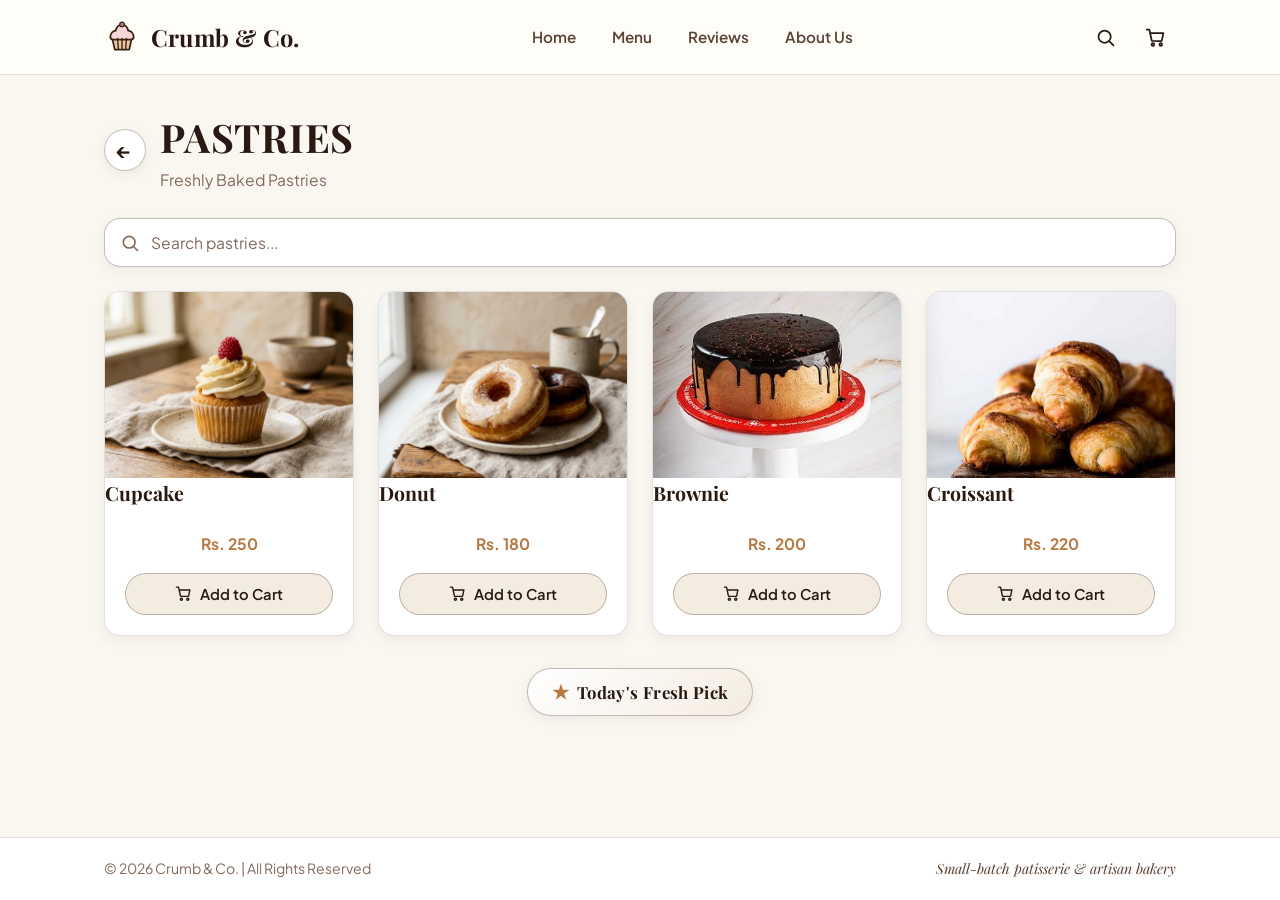
<file: pastries.html>
<!DOCTYPE html>
<html lang="en">
<head>
  <meta charset="UTF-8">
  <meta name="viewport" content="width=device-width, initial-scale=1.0">
  <title>Crumb &amp; Co. — Pastries</title>
  <link rel="preconnect" href="https://fonts.googleapis.com">
  <link rel="preconnect" href="https://fonts.gstatic.com" crossorigin>
  <link href="https://fonts.googleapis.com/css2?family=Playfair+Display:ital,wght@0,600;0,700;1,600&family=Plus+Jakarta+Sans:wght@400;500;600;700&display=swap" rel="stylesheet">
  <link rel="stylesheet" href="css/style.css">
  <style>
    @media (min-width: 901px) {
      .cakes-grid {
        grid-template-columns: repeat(4, 1fr);
      }
    }

    .product-search-wrap {
      margin-bottom: 24px;
    }

    .cakes-grid[hidden],
    .cake-card[hidden] {
      display: none;
    }

    .fresh-pick-wrap {
      display: flex;
      justify-content: center;
      margin-top: 32px;
      text-align: center;
    }

    .fresh-pick-text {
      display: inline-flex;
      align-items: center;
      justify-content: center;
      gap: 8px;
      margin: 0;
      padding: 10px 24px;
      background: linear-gradient(135deg, var(--bg-surface) 0%, var(--bg-cream) 100%);
      border: 1px solid var(--border-strong);
      border-radius: 999px;
      box-shadow: var(--shadow-sm);
      font-family: var(--font-display);
      font-size: 1.05rem;
      font-weight: 700;
      letter-spacing: 0.02em;
      color: var(--ink-primary);
    }

    .fresh-pick-star {
      color: var(--accent-caramel);
      font-size: 1.15em;
      line-height: 1;
    }

    @media (max-width: 640px) {
      .fresh-pick-wrap {
        margin-top: 24px;
      }

      .fresh-pick-text {
        font-size: 0.98rem;
        padding: 9px 20px;
      }

      .cake-card.is-last-visible {
        border-bottom: none;
      }
    }
  </style>
</head>
<body>
  <header class="site-header">
    <div class="container header-inner">
      <a href="index.html" class="brand">
        <svg class="brand-icon" viewBox="0 0 40 40" fill="none" aria-hidden="true">
          <path d="M9 21h22l-3 13H12L9 21z" fill="#e9c89b" stroke="#3b2416" stroke-width="2" stroke-linejoin="round"/>
          <path d="M7 20c0-4 3-7 6-7 1-4 4-7 7-7s6 3 7 7c3 0 6 3 6 7 0 2-2 3-4 3H11c-2 0-4-1-4-3z" fill="#f7d6d9" stroke="#3b2416" stroke-width="2" stroke-linejoin="round"/>
          <circle cx="20" cy="6" r="2.5" fill="#d87b86" stroke="#3b2416" stroke-width="1.5"/>
          <line x1="15" y1="21" x2="16" y2="34" stroke="#3b2416" stroke-width="1.5"/>
          <line x1="20" y1="21" x2="20" y2="34" stroke="#3b2416" stroke-width="1.5"/>
          <line x1="25" y1="21" x2="24" y2="34" stroke="#3b2416" stroke-width="1.5"/>
        </svg>
        <span>Crumb &amp; Co.</span>
      </a>

      <nav aria-label="Main navigation">
        <ul class="nav-links">
          <li><a href="index.html">Home</a></li>
          <li><a href="menu.html">Menu</a></li>
          <li><a href="reviews.html">Reviews</a></li>
          <li><a href="about.html">About Us</a></li>
        </ul>
      </nav>

      <div class="header-actions">
        <a href="menu.html#menu-search" id="header-search-btn" class="icon-btn header-search-btn" aria-label="Search Menu">
          <svg viewBox="0 0 24 24" fill="none" stroke="currentColor" stroke-width="2" stroke-linecap="round" stroke-linejoin="round" aria-hidden="true">
            <circle cx="11" cy="11" r="7"/>
            <line x1="16.5" y1="16.5" x2="21" y2="21"/>
          </svg>
        </a>

        <button type="button" id="menu-toggle" class="icon-btn menu-toggle" aria-label="Toggle navigation" aria-expanded="false" aria-controls="mobile-nav">
          <svg viewBox="0 0 24 24" fill="none" stroke="currentColor" stroke-width="2.2" stroke-linecap="round" aria-hidden="true">
            <line x1="4" y1="7" x2="20" y2="7"/>
            <line x1="4" y1="12" x2="20" y2="12"/>
            <line x1="4" y1="17" x2="20" y2="17"/>
          </svg>
        </button>

        <a href="cart.html" class="icon-btn" aria-label="Shopping Cart">
          <svg viewBox="0 0 24 24" fill="none" stroke="currentColor" stroke-width="2" stroke-linecap="round" stroke-linejoin="round" aria-hidden="true">
            <circle cx="9" cy="20" r="1.5"/>
            <circle cx="18" cy="20" r="1.5"/>
            <path d="M2 3h3l2.6 12.2a1 1 0 0 0 1 .8h9.7a1 1 0 0 0 1-.8L21 7H6"/>
          </svg>
          <span id="cart-badge" class="cart-badge is-empty">0</span>
        </a>
      </div>
    </div>

    <div id="mobile-nav" class="mobile-nav">
      <ul class="mobile-nav-list">
        <li><a href="index.html">Home</a></li>
        <li><a href="menu.html">Menu</a></li>
        <li><a href="reviews.html">Reviews</a></li>
        <li><a href="about.html">About Us</a></li>
      </ul>
    </div>
  </header>

  <main>
    <div class="container">
      <div class="page-header-row">
        <a href="index.html" class="back-link" aria-label="Back to Home">&larr;</a>
        <div>
          <h1 class="page-title">Pastries</h1>
          <p class="page-subtitle">Freshly Baked Pastries</p>
        </div>
      </div>

      <!-- Search Bar -->
      <div class="menu-search-wrap product-search-wrap">
        <svg class="menu-search-icon" viewBox="0 0 24 24" fill="none" stroke="currentColor" stroke-width="2" stroke-linecap="round" stroke-linejoin="round" aria-hidden="true">
          <circle cx="11" cy="11" r="7"/>
          <line x1="16.5" y1="16.5" x2="21" y2="21"/>
        </svg>
        <label for="product-search" class="sr-only">Search Pastries</label>
        <input id="product-search" class="menu-search-input" type="search" placeholder="Search pastries..." autocomplete="off">
      </div>

      <section class="cakes-grid" aria-label="Pastries catalog">
        <!-- 1. Cupcake -->
        <article class="cake-card">
          <div class="cake-card-top">
            <div class="cake-art">
              <img src="images/cupcake.jpg" alt="Cupcake">
            </div>
            <h2 class="cake-name">Cupcake</h2>
          </div>
          <div class="cake-card-body">
            <p class="cake-price"><span class="cake-price-label">Price:</span>Rs. 250</p>
            <button type="button" class="add-cart-btn" data-add-to-cart data-id="cupcake" data-name="Cupcake" data-price="250">
              <svg viewBox="0 0 24 24" fill="none" stroke="currentColor" stroke-width="2" stroke-linecap="round" stroke-linejoin="round" aria-hidden="true">
                <circle cx="9" cy="20" r="1.5"/>
                <circle cx="18" cy="20" r="1.5"/>
                <path d="M2 3h3l2.6 12.2a1 1 0 0 0 1 .8h9.7a1 1 0 0 0 1-.8L21 7H6"/>
              </svg>
              <span>Add to Cart</span>
            </button>
          </div>
        </article>

        <!-- 2. Donut -->
        <article class="cake-card">
          <div class="cake-card-top">
            <div class="cake-art">
              <img src="images/donut.jpg" alt="Donut">
            </div>
            <h2 class="cake-name">Donut</h2>
          </div>
          <div class="cake-card-body">
            <p class="cake-price"><span class="cake-price-label">Price:</span>Rs. 180</p>
            <button type="button" class="add-cart-btn" data-add-to-cart data-id="donut" data-name="Donut" data-price="180">
              <svg viewBox="0 0 24 24" fill="none" stroke="currentColor" stroke-width="2" stroke-linecap="round" stroke-linejoin="round" aria-hidden="true">
                <circle cx="9" cy="20" r="1.5"/>
                <circle cx="18" cy="20" r="1.5"/>
                <path d="M2 3h3l2.6 12.2a1 1 0 0 0 1 .8h9.7a1 1 0 0 0 1-.8L21 7H6"/>
              </svg>
              <span>Add to Cart</span>
            </button>
          </div>
        </article>

        <!-- 3. Brownie -->
        <article class="cake-card">
          <div class="cake-card-top">
            <div class="cake-art">
              <img src="images/german-fudge-cake.jpg" alt="Brownie">
            </div>
            <h2 class="cake-name">Brownie</h2>
          </div>
          <div class="cake-card-body">
            <p class="cake-price"><span class="cake-price-label">Price:</span>Rs. 200</p>
            <button type="button" class="add-cart-btn" data-add-to-cart data-id="brownie" data-name="Brownie" data-price="200">
              <svg viewBox="0 0 24 24" fill="none" stroke="currentColor" stroke-width="2" stroke-linecap="round" stroke-linejoin="round" aria-hidden="true">
                <circle cx="9" cy="20" r="1.5"/>
                <circle cx="18" cy="20" r="1.5"/>
                <path d="M2 3h3l2.6 12.2a1 1 0 0 0 1 .8h9.7a1 1 0 0 0 1-.8L21 7H6"/>
              </svg>
              <span>Add to Cart</span>
            </button>
          </div>
        </article>

        <!-- 4. Croissant -->
        <article class="cake-card">
          <div class="cake-card-top">
            <div class="cake-art">
              <img src="images/croissants.jpg" alt="Croissant">
            </div>
            <h2 class="cake-name">Croissant</h2>
          </div>
          <div class="cake-card-body">
            <p class="cake-price"><span class="cake-price-label">Price:</span>Rs. 220</p>
            <button type="button" class="add-cart-btn" data-add-to-cart data-id="croissant" data-name="Croissant" data-price="220">
              <svg viewBox="0 0 24 24" fill="none" stroke="currentColor" stroke-width="2" stroke-linecap="round" stroke-linejoin="round" aria-hidden="true">
                <circle cx="9" cy="20" r="1.5"/>
                <circle cx="18" cy="20" r="1.5"/>
                <path d="M2 3h3l2.6 12.2a1 1 0 0 0 1 .8h9.7a1 1 0 0 0 1-.8L21 7H6"/>
              </svg>
              <span>Add to Cart</span>
            </button>
          </div>
        </article>
      </section>

      <div id="search-empty" class="menu-empty" hidden>
        No pastries match your search. Try another pastry name.
      </div>

      <div class="fresh-pick-wrap">
        <p class="fresh-pick-text"><span class="fresh-pick-star" aria-hidden="true">&#9733;</span> Today's Fresh Pick</p>
      </div>
    </div>
  </main>

  <footer class="site-footer">
    <div class="container footer-inner">
      <span>&copy; 2026 Crumb &amp; Co. | All Rights Reserved</span>
      <span class="footer-tagline">Small-batch patisserie &amp; artisan bakery</span>
    </div>
  </footer>

  <!-- Pop-up Toast -->
  <div id="cart-toast" class="toast" role="status" aria-live="polite">
    <p class="toast-title">&#10003; Added to Cart</p>
    <p id="toast-message" class="toast-message">Pastry was added to the cart.</p>
  </div>

  <script src="js/main.js"></script>
  <script>
    (function () {
      const searchInput = document.getElementById("product-search");
      const grid = document.querySelector(".cakes-grid");
      const cards = Array.from(document.querySelectorAll(".cakes-grid .cake-card"));
      const emptyState = document.getElementById("search-empty");
      if (!searchInput || !grid || cards.length === 0) return;

      function filterProducts() {
        const query = searchInput.value.trim().toLowerCase();
        const visibleCards = [];

        cards.forEach((card) => {
          const nameEl = card.querySelector(".cake-name");
          const name = (nameEl ? nameEl.textContent : "").trim().toLowerCase();
          const matches = query === "" || name.includes(query);
          card.hidden = !matches;
          card.classList.remove("is-last-visible");
          if (matches) {
            visibleCards.push(card);
          }
        });

        if (visibleCards.length > 0) {
          visibleCards[visibleCards.length - 1].classList.add("is-last-visible");
        }

        grid.hidden = visibleCards.length === 0;
        if (emptyState) {
          emptyState.hidden = visibleCards.length > 0;
        }
      }

      searchInput.addEventListener("input", filterProducts);
      filterProducts();
    })();
  </script>
</body>
</html>
</file>
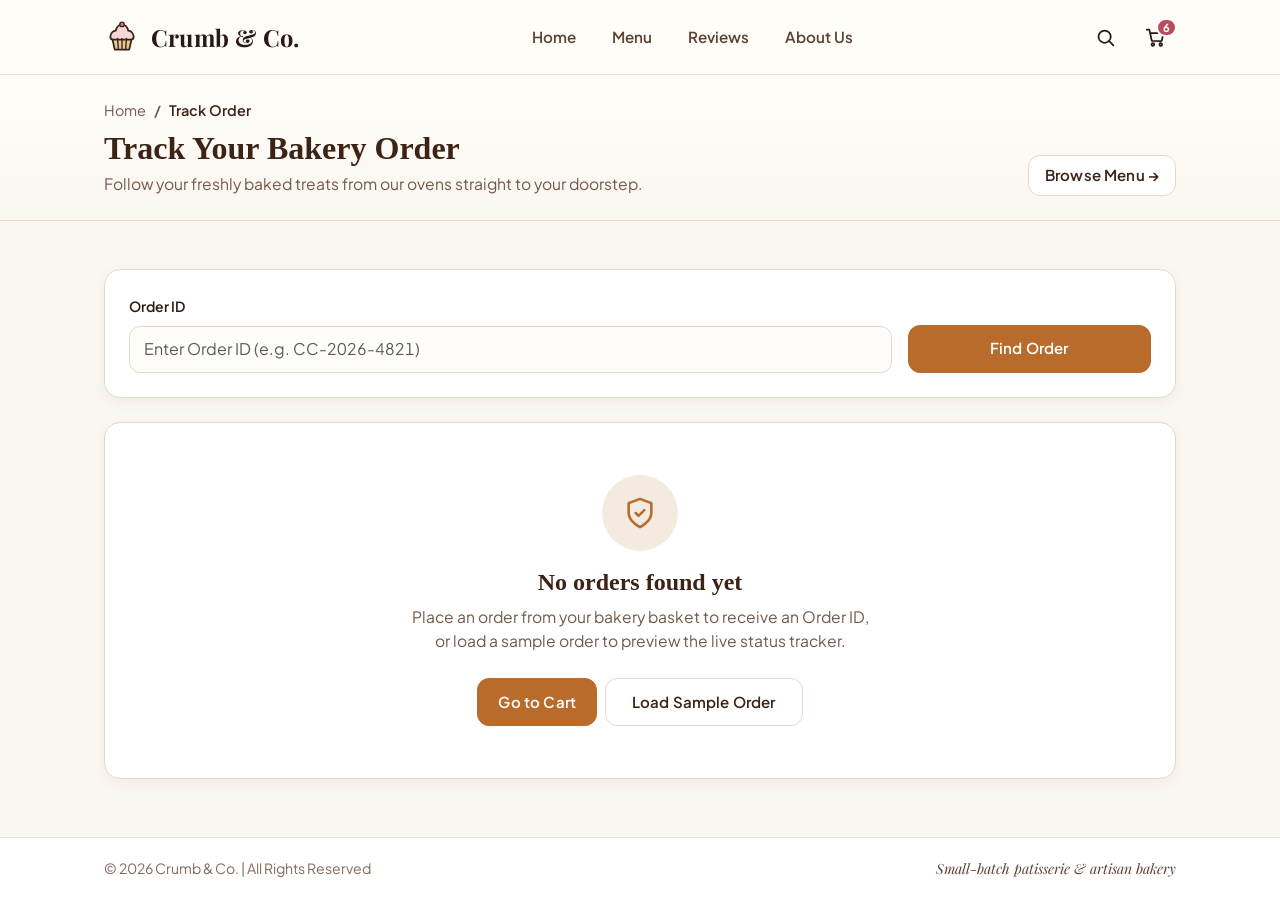
<file: track-order.html>
<!DOCTYPE html>
<html lang="en">
<head>
  <meta charset="UTF-8">
  <meta name="viewport" content="width=device-width, initial-scale=1.0">
  <title>Crumb &amp; Co. — Track Order</title>
  <link rel="preconnect" href="https://fonts.googleapis.com">
  <link rel="preconnect" href="https://fonts.gstatic.com" crossorigin>
  <link href="https://fonts.googleapis.com/css2?family=Playfair+Display:ital,wght@0,600;0,700;1,600&family=Plus+Jakarta+Sans:wght@400;500;600;700&display=swap" rel="stylesheet">

  <!-- Bootstrap 5 CSS (CDN) -->
  <link
    href="https://cdn.jsdelivr.net/npm/bootstrap@5.3.3/dist/css/bootstrap.min.css"
    rel="stylesheet"
    integrity="sha384-QWTKZyjpPEjISv5WaRU9OFeRpok6YctnYmDr5pNlyT2bRjXh0JMhjY6hW+ALEwIH"
    crossorigin="anonymous"
  >

  <!-- Custom Bakery Stylesheet -->
  <link rel="stylesheet" href="css/style.css">
</head>
<body>
  <header class="site-header">
    <div class="container header-inner">
      <a href="index.html" class="brand">
        <svg class="brand-icon" viewBox="0 0 40 40" fill="none" aria-hidden="true">
          <path d="M9 21h22l-3 13H12L9 21z" fill="#e9c89b" stroke="#3b2416" stroke-width="2" stroke-linejoin="round"/>
          <path d="M7 20c0-4 3-7 6-7 1-4 4-7 7-7s6 3 7 7c3 0 6 3 6 7 0 2-2 3-4 3H11c-2 0-4-1-4-3z" fill="#f7d6d9" stroke="#3b2416" stroke-width="2" stroke-linejoin="round"/>
          <circle cx="20" cy="6" r="2.5" fill="#d87b86" stroke="#3b2416" stroke-width="1.5"/>
          <line x1="15" y1="21" x2="16" y2="34" stroke="#3b2416" stroke-width="1.5"/>
          <line x1="20" y1="21" x2="20" y2="34" stroke="#3b2416" stroke-width="1.5"/>
          <line x1="25" y1="21" x2="24" y2="34" stroke="#3b2416" stroke-width="1.5"/>
        </svg>
        <span>Crumb &amp; Co.</span>
      </a>

      <nav aria-label="Main navigation">
        <ul class="nav-links">
          <li><a href="index.html">Home</a></li>
          <li><a href="menu.html">Menu</a></li>
          <li><a href="reviews.html">Reviews</a></li>
          <li><a href="about.html">About Us</a></li>
        </ul>
      </nav>

      <div class="header-actions">
        <a href="menu.html#menu-search" id="header-search-btn" class="icon-btn header-search-btn" aria-label="Search Menu">
          <svg viewBox="0 0 24 24" fill="none" stroke="currentColor" stroke-width="2" stroke-linecap="round" stroke-linejoin="round" aria-hidden="true">
            <circle cx="11" cy="11" r="7"/>
            <line x1="16.5" y1="16.5" x2="21" y2="21"/>
          </svg>
        </a>

        <button type="button" id="menu-toggle" class="icon-btn menu-toggle" aria-label="Toggle navigation" aria-expanded="false" aria-controls="mobile-nav">
          <svg viewBox="0 0 24 24" fill="none" stroke="currentColor" stroke-width="2.2" stroke-linecap="round" aria-hidden="true">
            <line x1="4" y1="7" x2="20" y2="7"/>
            <line x1="4" y1="12" x2="20" y2="12"/>
            <line x1="4" y1="17" x2="20" y2="17"/>
          </svg>
        </button>

        <a href="cart.html" class="icon-btn" aria-label="Shopping Cart">
          <svg viewBox="0 0 24 24" fill="none" stroke="currentColor" stroke-width="2" stroke-linecap="round" stroke-linejoin="round" aria-hidden="true">
            <circle cx="9" cy="20" r="1.5"/>
            <circle cx="18" cy="20" r="1.5"/>
            <path d="M2 3h3l2.6 12.2a1 1 0 0 0 1 .8h9.7a1 1 0 0 0 1-.8L21 7H6"/>
          </svg>
          <span id="cart-badge" class="cart-badge is-empty">0</span>
        </a>
      </div>
    </div>

    <div id="mobile-nav" class="mobile-nav">
      <ul class="mobile-nav-list">
        <li><a href="index.html">Home</a></li>
        <li><a href="menu.html">Menu</a></li>
        <li><a href="reviews.html">Reviews</a></li>
        <li><a href="about.html">About Us</a></li>
      </ul>
    </div>
  </header>

  <!-- Page Header -->
  <section class="cc-page-header py-4">
    <div class="container">
      <nav class="cc-breadcrumb mb-2" aria-label="Breadcrumb">
        <ol class="breadcrumb mb-0">
          <li class="breadcrumb-item"><a href="index.html">Home</a></li>
          <li class="breadcrumb-item active" aria-current="page">Track Order</li>
        </ol>
      </nav>
      <div class="d-flex flex-wrap justify-content-between align-items-end gap-3">
        <div>
          <h1 class="h2 fw-bold mb-1">Track Your Bakery Order</h1>
          <p class="cc-subtitle mb-0">
            Follow your freshly baked treats from our ovens straight to your doorstep.
          </p>
        </div>
        <a href="menu.html" class="btn btn-sm btn-bakery-outline px-3 py-2">
          Browse Menu &rarr;
        </a>
      </div>
    </div>
  </section>

  <!-- Main Track Order Content -->
  <main class="py-4 py-lg-5">
    <div class="container">
      <!-- Order Search Card -->
      <section class="cc-card p-4 mb-4" aria-label="Search Order by ID">
        <form id="trackSearchForm" class="row g-3 align-items-end" novalidate>
          <div class="col-md-8 col-lg-9">
            <label for="orderSearchInput" class="form-label fw-semibold small">
              Order ID
            </label>
            <input
              type="text"
              id="orderSearchInput"
              name="orderId"
              class="form-control cc-form-control tabular-nums"
              placeholder="Enter Order ID (e.g. CC-2026-4821)"
              autocomplete="off"
            >
          </div>
          <div class="col-md-4 col-lg-3 d-grid">
            <button type="submit" id="trackSearchBtn" class="btn btn-bakery">
              Find Order
            </button>
          </div>
        </form>

        <div
          id="searchFeedback"
          class="cc-promo-feedback is-error d-none mt-3"
          role="alert"
          aria-live="polite"
        ></div>

        <!-- Recent Orders Quick Switcher -->
        <div id="recentOrdersBar" class="d-none mt-3 pt-3 border-top" style="border-color: var(--cc-border) !important;">
          <div class="d-flex flex-wrap align-items-center gap-2">
            <span class="small fw-semibold" style="color: var(--cc-cocoa);">Recent Orders:</span>
            <div id="recentOrdersChips" class="d-flex flex-wrap gap-2"></div>
          </div>
        </div>
      </section>

      <!-- Empty State (no orders in localStorage yet) -->
      <section id="emptyTrackState" class="cc-card cc-empty-state d-none" aria-live="polite">
        <div class="cc-empty-icon" aria-hidden="true">
          <svg width="34" height="34" viewBox="0 0 24 24" fill="none" stroke="currentColor" stroke-width="1.8" stroke-linecap="round" stroke-linejoin="round">
            <path d="M12 22s8-4 8-10V5l-8-3-8 3v7c0 6 8 10 8 10Z"/>
            <path d="m9 12 2 2 4-4"/>
          </svg>
        </div>
        <h2 class="h4 fw-bold mb-2">No orders found yet</h2>
        <p class="cc-subtitle mb-4 mx-auto" style="max-width: 460px;">
          Place an order from your bakery basket to receive an Order ID, or load a sample order to preview the live status tracker.
        </p>
        <div class="d-flex flex-wrap justify-content-center gap-2">
          <a href="cart.html" class="btn btn-bakery">Go to Cart</a>
          <button type="button" id="loadSampleOrderBtn" class="btn btn-bakery-outline">
            Load Sample Order
          </button>
        </div>
      </section>

      <!-- Active Order Tracker & Details -->
      <div id="orderDetailsContainer" class="d-none">
        <!-- Status Overview & 4-Step Tracker Card -->
        <section class="cc-card p-4 mb-4" aria-label="Order Status Tracker">
          <div class="d-flex flex-wrap justify-content-between align-items-start gap-3 mb-4">
            <div>
              <div class="small text-uppercase fw-semibold mb-1" style="letter-spacing: 0.05em; color: var(--cc-cocoa);">
                Order Reference
              </div>
              <h2 id="displayOrderId" class="h3 fw-bold mb-1 tabular-nums">CC-2026-0000</h2>
              <p id="displayPlacedAt" class="cc-subtitle small mb-0">Placed on &mdash;</p>
            </div>

            <div class="d-flex flex-column align-items-md-end gap-2">
              <span id="displayStatusBadge" class="cc-status-badge" aria-live="polite">
                <span class="cc-status-dot" aria-hidden="true"></span>
                <span id="displayStatusText">Order Placed</span>
              </span>
              <span id="displayEtaBadge" class="small fw-semibold" style="color: var(--cc-cocoa);">
                Estimated delivery: 35&ndash;50 mins
              </span>
            </div>
          </div>

          <!-- Visual 4-Step Order Status Tracker -->
          <div id="orderStepper" class="cc-stepper mb-4" role="list" aria-label="Order Progress Steps">
            <div class="cc-stepper-track" aria-hidden="true">
              <div id="stepperFill" class="cc-stepper-fill"></div>
            </div>

            <div class="cc-step" data-step-index="0" role="listitem">
              <div class="cc-step-circle" aria-hidden="true">
                <svg width="20" height="20" viewBox="0 0 24 24" fill="none" stroke="currentColor" stroke-width="2" stroke-linecap="round" stroke-linejoin="round">
                  <path d="M9 11l3 3L22 4"/>
                  <path d="M21 12v7a2 2 0 0 1-2 2H5a2 2 0 0 1-2-2V5a2 2 0 0 1 2-2h11"/>
                </svg>
              </div>
              <div>
                <div class="cc-step-title">Order Placed</div>
                <div class="cc-step-desc">Confirmed &amp; sent to our kitchen</div>
              </div>
            </div>

            <div class="cc-step" data-step-index="1" role="listitem">
              <div class="cc-step-circle" aria-hidden="true">
                <svg width="20" height="20" viewBox="0 0 24 24" fill="none" stroke="currentColor" stroke-width="2" stroke-linecap="round" stroke-linejoin="round">
                  <path d="M4 15c1-5 4-8 8-8s7 3 8 8c-2 2-4 2-6 1-1-.5-3-.5-4 0-2 1-4 1-6-1Z"/>
                  <path d="M9 8v7M12 7v8M15 8v7"/>
                </svg>
              </div>
              <div>
                <div class="cc-step-title">Baking in Oven</div>
                <div class="cc-step-desc">Freshly baked &amp; warm packed</div>
              </div>
            </div>

            <div class="cc-step" data-step-index="2" role="listitem">
              <div class="cc-step-circle" aria-hidden="true">
                <svg width="20" height="20" viewBox="0 0 24 24" fill="none" stroke="currentColor" stroke-width="2" stroke-linecap="round" stroke-linejoin="round">
                  <path d="M5 18H3c-.6 0-1-.4-1-1V7c0-.6.4-1 1-1h10c.6 0 1 .4 1 1v11"/>
                  <path d="M14 9h4l4 4v4c0 .6-.4 1-1 1h-2"/>
                  <circle cx="7" cy="18" r="2"/>
                  <circle cx="17" cy="18" r="2"/>
                </svg>
              </div>
              <div>
                <div class="cc-step-title">Out for Delivery</div>
                <div class="cc-step-desc">Courier is en route to you</div>
              </div>
            </div>

            <div class="cc-step" data-step-index="3" role="listitem">
              <div class="cc-step-circle" aria-hidden="true">
                <svg width="20" height="20" viewBox="0 0 24 24" fill="none" stroke="currentColor" stroke-width="2" stroke-linecap="round" stroke-linejoin="round">
                  <path d="M3 10.5 12 3l9 7.5V20a1 1 0 0 1-1 1h-5v-6H9v6H4a1 1 0 0 1-1-1v-9.5Z"/>
                </svg>
              </div>
              <div>
                <div class="cc-step-title">Delivered</div>
                <div class="cc-step-desc">Enjoy your Crumb &amp; Co treats</div>
              </div>
            </div>
          </div>

          <!-- Demo Controls Bar -->
          <div class="cc-delivery-note d-flex flex-wrap justify-content-between align-items-center gap-3">
            <div>
              <strong>Presentation Demo:</strong> Advance the live status step to preview real-time order updates.
            </div>
            <div class="d-flex flex-wrap align-items-center gap-2">
              <button type="button" id="resetStatusBtn" class="btn btn-sm btn-bakery-outline px-3 py-2">
                Reset Status
              </button>
              <button type="button" id="simulateStatusBtn" class="btn btn-sm btn-bakery px-3 py-2">
                Simulate Next Status &rarr;
              </button>
            </div>
          </div>
        </section>

        <!-- Order Breakdown & Customer Details Grid -->
        <div class="row g-4 align-items-start">
          <!-- Itemized Order Details -->
          <div class="col-lg-7">
            <section class="cc-card p-4" aria-label="Itemized Order Details">
              <div class="d-flex justify-content-between align-items-center mb-3">
                <h3 class="h4 fw-bold mb-0">Itemized Order Details</h3>
                <span id="orderItemCountBadge" class="badge rounded-pill text-bg-light border px-3 py-2 tabular-nums">
                  0 items
                </span>
              </div>

              <div id="orderItemsList" class="cc-checkout-item-list mb-3">
                <!-- Populated dynamically by js/track-order.js -->
              </div>

              <hr class="my-3" style="border-color: var(--cc-border);">

              <div>
                <div class="cc-summary-row">
                  <span>Subtotal</span>
                  <strong id="summarySubtotal" class="tabular-nums">PKR 0</strong>
                </div>
                <div class="cc-summary-row">
                  <span>Delivery Fee</span>
                  <strong id="summaryDelivery" class="tabular-nums">PKR 0</strong>
                </div>
                <div class="cc-summary-row">
                  <span>Discount <span id="discountCodeLabel" class="small"></span></span>
                  <span id="summaryDiscount" class="cc-summary-discount tabular-nums">PKR 0</span>
                </div>

                <div class="cc-summary-total">
                  <span class="cc-summary-total-label">Total Paid / Due</span>
                  <span id="summaryTotal" class="cc-summary-total-amount tabular-nums">PKR 0</span>
                </div>
              </div>
            </section>
          </div>

          <!-- Customer Delivery & Payment Info -->
          <div class="col-lg-5">
            <aside class="cc-card p-4" aria-label="Customer Delivery Information">
              <h3 class="h4 fw-bold mb-3">Delivery &amp; Payment Info</h3>

              <div class="cc-info-list mb-3">
                <div class="cc-info-row">
                  <span class="cc-info-label">Customer</span>
                  <span id="customerName" class="cc-info-value">&mdash;</span>
                </div>
                <div class="cc-info-row">
                  <span class="cc-info-label">Phone</span>
                  <span id="customerPhone" class="cc-info-value tabular-nums">&mdash;</span>
                </div>
                <div class="cc-info-row">
                  <span class="cc-info-label">Email</span>
                  <span id="customerEmail" class="cc-info-value">&mdash;</span>
                </div>
                <div class="cc-info-row">
                  <span class="cc-info-label">Address</span>
                  <span id="customerAddress" class="cc-info-value">&mdash;</span>
                </div>
                <div class="cc-info-row">
                  <span class="cc-info-label">City</span>
                  <span id="customerCity" class="cc-info-value">&mdash;</span>
                </div>
                <div class="cc-info-row">
                  <span class="cc-info-label">Delivery Notes</span>
                  <span id="customerNotes" class="cc-info-value">&mdash;</span>
                </div>
                <div class="cc-info-row">
                  <span class="cc-info-label">Payment</span>
                  <span id="paymentMethod" class="cc-info-value">&mdash;</span>
                </div>
              </div>

              <div class="cc-delivery-note">
                <div class="fw-bold mb-1" style="color: var(--cc-espresso);">Estimated Delivery Window</div>
                <div id="estimatedDeliveryDetail">35&ndash;50 mins from order placement.</div>
              </div>
            </aside>
          </div>
        </div>
      </div>
    </div>
  </main>

  <footer class="site-footer">
    <div class="container footer-inner">
      <span>&copy; 2026 Crumb &amp; Co. | All Rights Reserved</span>
      <span class="footer-tagline">Small-batch patisserie &amp; artisan bakery</span>
    </div>
  </footer>

  <!-- Bootstrap 5 JS Bundle (CDN) -->
  <script
    src="https://cdn.jsdelivr.net/npm/bootstrap@5.3.3/dist/js/bootstrap.bundle.min.js"
    integrity="sha384-YvpcrYf0tY3lHB60NNkmXc5s9fDVZLESaAA55NDzOxhy9GkcIdslK1eN7N6jIeHz"
    crossorigin="anonymous"
  ></script>

  <!-- Track Order Logic -->
  <script src="js/track-order.js"></script>
</body>
</html>
</file>
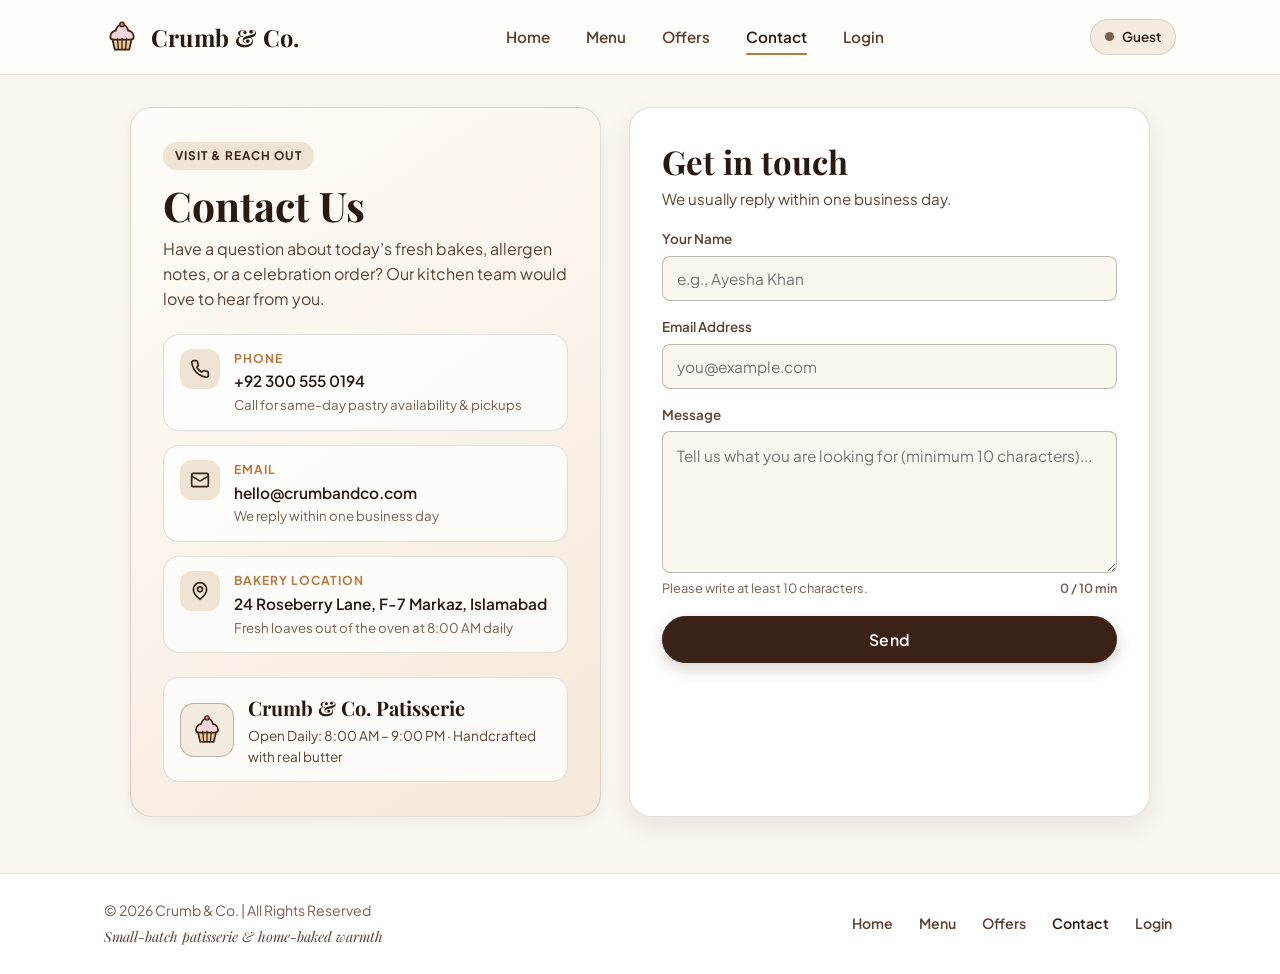
<file: pages/contact.html>
<!DOCTYPE html>
<html lang="en">
<head>
  <meta charset="UTF-8">
  <meta name="viewport" content="width=device-width, initial-scale=1.0">
  <title>Crumb &amp; Co. — Contact Us</title>
  <link rel="preconnect" href="https://fonts.googleapis.com">
  <link rel="preconnect" href="https://fonts.gstatic.com" crossorigin>
  <link href="https://fonts.googleapis.com/css2?family=Playfair+Display:ital,wght@0,600;0,700;1,600&family=Plus+Jakarta+Sans:wght@400;500;600;700&display=swap" rel="stylesheet">
  <link rel="stylesheet" href="../css/crumb-pages.css">
</head>
<body>
  <a href="#main-content" class="skip-link">Skip to main content</a>

  <header class="site-header">
    <div class="container header-inner">
      <a href="../index.html" class="brand">
        <svg class="brand-icon" viewBox="0 0 40 40" fill="none" aria-hidden="true">
          <path d="M9 21h22l-3 13H12L9 21z" fill="#e9c89b" stroke="#3b2416" stroke-width="2" stroke-linejoin="round"/>
          <path d="M7 20c0-4 3-7 6-7 1-4 4-7 7-7s6 3 7 7c3 0 6 3 6 7 0 2-2 3-4 3H11c-2 0-4-1-4-3z" fill="#f7d6d9" stroke="#3b2416" stroke-width="2" stroke-linejoin="round"/>
          <circle cx="20" cy="6" r="2.5" fill="#d87b86" stroke="#3b2416" stroke-width="1.5"/>
          <line x1="15" y1="21" x2="16" y2="34" stroke="#3b2416" stroke-width="1.5"/>
          <line x1="20" y1="21" x2="20" y2="34" stroke="#3b2416" stroke-width="1.5"/>
          <line x1="25" y1="21" x2="24" y2="34" stroke="#3b2416" stroke-width="1.5"/>
        </svg>
        <span>Crumb &amp; Co.</span>
      </a>

      <nav class="primary-nav" aria-label="Main navigation">
        <ul class="nav-links">
          <li><a href="../index.html">Home</a></li>
          <li><a href="../menu.html">Menu</a></li>
          <li><a href="offers.html">Offers</a></li>
          <li><a href="contact.html" class="active" aria-current="page">Contact</a></li>
          <li><a href="login.html" data-auth-nav>Login</a></li>
        </ul>
      </nav>

      <div class="header-actions">
        <a href="login.html" id="header-account-pill" class="saved-pill-link account-pill-link" aria-label="Account status">
          <span class="account-status-dot" aria-hidden="true"></span>
          <span id="header-account-label" class="saved-pill-label">Guest</span>
        </a>

        <button
          type="button"
          id="menu-toggle"
          class="menu-toggle"
          aria-label="Toggle navigation menu"
          aria-expanded="false"
          aria-controls="mobile-nav"
        >
          <svg viewBox="0 0 24 24" fill="none" stroke="currentColor" stroke-width="2.2" stroke-linecap="round" aria-hidden="true">
            <line x1="4" y1="7" x2="20" y2="7"/>
            <line x1="4" y1="12" x2="20" y2="12"/>
            <line x1="4" y1="17" x2="20" y2="17"/>
          </svg>
        </button>
      </div>
    </div>

    <nav id="mobile-nav" class="mobile-nav" aria-label="Mobile navigation">
      <ul class="mobile-nav-list">
        <li><a href="../index.html">Home</a></li>
        <li><a href="../menu.html">Menu</a></li>
        <li><a href="offers.html">Offers</a></li>
        <li><a href="contact.html" class="active" aria-current="page">Contact</a></li>
        <li><a href="login.html" data-auth-nav>Login</a></li>
      </ul>
    </nav>
  </header>

  <main id="main-content" class="contact-main">
    <div class="container">
      <section class="contact-layout" aria-label="Contact Crumb and Co.">
        <!-- Left Side: Contact Us Details & Bakery Branding -->
        <aside class="contact-info-panel" aria-labelledby="contact-us-heading">
          <div>
            <span class="eyebrow-badge">Visit &amp; Reach Out</span>
            <h1 id="contact-us-heading" class="page-title">Contact Us</h1>
            <p class="page-subtitle">
              Have a question about today&rsquo;s fresh bakes, allergen notes, or a celebration order? Our kitchen team would love to hear from you.
            </p>

            <ul class="contact-details-list">
              <li class="contact-detail-item">
                <span class="contact-detail-icon" aria-hidden="true">
                  <svg viewBox="0 0 24 24" fill="none" stroke="currentColor" stroke-width="2" stroke-linecap="round" stroke-linejoin="round">
                    <path d="M22 16.92v3a2 2 0 0 1-2.18 2 19.79 19.79 0 0 1-8.63-3.07 19.5 19.5 0 0 1-6-6 19.79 19.79 0 0 1-3.07-8.67A2 2 0 0 1 4.11 2h3a2 2 0 0 1 2 1.72 12.84 12.84 0 0 0 .7 2.81 2 2 0 0 1-.45 2.11L8.09 9.91a16 16 0 0 0 6 6l1.27-1.27a2 2 0 0 1 2.11-.45 12.84 12.84 0 0 0 2.81.7A2 2 0 0 1 22 16.92z"/>
                  </svg>
                </span>
                <div>
                  <span class="contact-detail-label">Phone</span>
                  <a href="tel:+923005550194" class="contact-detail-value">+92 300 555 0194</a>
                  <p class="contact-detail-note">Call for same-day pastry availability &amp; pickups</p>
                </div>
              </li>

              <li class="contact-detail-item">
                <span class="contact-detail-icon" aria-hidden="true">
                  <svg viewBox="0 0 24 24" fill="none" stroke="currentColor" stroke-width="2" stroke-linecap="round" stroke-linejoin="round">
                    <rect x="2" y="4" width="20" height="16" rx="2"/>
                    <path d="m22 7-8.97 5.7a1.94 1.94 0 0 1-2.06 0L2 7"/>
                  </svg>
                </span>
                <div>
                  <span class="contact-detail-label">Email</span>
                  <a href="mailto:hello@crumbandco.com" class="contact-detail-value">hello@crumbandco.com</a>
                  <p class="contact-detail-note">We reply within one business day</p>
                </div>
              </li>

              <li class="contact-detail-item">
                <span class="contact-detail-icon" aria-hidden="true">
                  <svg viewBox="0 0 24 24" fill="none" stroke="currentColor" stroke-width="2" stroke-linecap="round" stroke-linejoin="round">
                    <path d="M20 10c0 6-8 12-8 12s-8-6-8-12a8 8 0 0 1 16 0Z"/>
                    <circle cx="12" cy="10" r="3"/>
                  </svg>
                </span>
                <div>
                  <span class="contact-detail-label">Bakery Location</span>
                  <span class="contact-detail-value">24 Roseberry Lane, F-7 Markaz, Islamabad</span>
                  <p class="contact-detail-note">Fresh loaves out of the oven at 8:00 AM daily</p>
                </div>
              </li>
            </ul>
          </div>

          <!-- Bakery Branding / Logo Area -->
          <div class="contact-brand-showcase">
            <span class="contact-brand-emblem" aria-hidden="true">
              <svg viewBox="0 0 40 40" fill="none">
                <path d="M9 21h22l-3 13H12L9 21z" fill="#e9c89b" stroke="#3b2416" stroke-width="2" stroke-linejoin="round"/>
                <path d="M7 20c0-4 3-7 6-7 1-4 4-7 7-7s6 3 7 7c3 0 6 3 6 7 0 2-2 3-4 3H11c-2 0-4-1-4-3z" fill="#f7d6d9" stroke="#3b2416" stroke-width="2" stroke-linejoin="round"/>
                <circle cx="20" cy="6" r="2.5" fill="#d87b86" stroke="#3b2416" stroke-width="1.5"/>
                <line x1="15" y1="21" x2="16" y2="34" stroke="#3b2416" stroke-width="1.5"/>
                <line x1="20" y1="21" x2="20" y2="34" stroke="#3b2416" stroke-width="1.5"/>
                <line x1="25" y1="21" x2="24" y2="34" stroke="#3b2416" stroke-width="1.5"/>
              </svg>
            </span>
            <div>
              <p class="contact-brand-name">Crumb &amp; Co. Patisserie</p>
              <p class="contact-brand-tagline">Open Daily: 8:00 AM &ndash; 9:00 PM &middot; Handcrafted with real butter</p>
            </div>
          </div>
        </aside>

        <!-- Right Side: Get in Touch Form -->
        <section class="contact-form-card" aria-labelledby="get-in-touch-heading">
          <div class="contact-form-header">
            <h2 id="get-in-touch-heading" class="contact-form-title">Get in touch</h2>
            <p class="contact-form-subtitle">
              We usually reply within one business day.
            </p>
          </div>

          <div
            id="contact-confirmation"
            class="contact-confirmation"
            role="status"
            aria-live="polite"
            hidden
          >
            <span class="contact-confirmation-icon" aria-hidden="true">
              <svg viewBox="0 0 24 24" fill="none" stroke="currentColor" stroke-width="2.5" stroke-linecap="round" stroke-linejoin="round">
                <polyline points="20 6 9 17 4 12"/>
              </svg>
            </span>
            <div class="contact-confirmation-body">
              <h3 id="contact-confirmation-title" class="contact-confirmation-title">Message sent!</h3>
              <p id="contact-confirmation-text" class="contact-confirmation-text"></p>
            </div>
            <button
              type="button"
              id="contact-confirmation-dismiss"
              class="contact-confirmation-dismiss"
              aria-label="Dismiss confirmation message"
            >
              Dismiss
            </button>
          </div>

          <form id="contact-form" class="contact-form" novalidate>
            <div class="field-group">
              <label for="contact-name" class="field-label">Your Name</label>
              <input
                id="contact-name"
                name="name"
                type="text"
                class="auth-input"
                placeholder="e.g., Ayesha Khan"
                autocomplete="name"
                aria-describedby="contact-name-error"
                required
              >
              <p id="contact-name-error" class="field-error" role="alert"></p>
            </div>

            <div class="field-group">
              <label for="contact-email" class="field-label">Email Address</label>
              <input
                id="contact-email"
                name="email"
                type="email"
                class="auth-input"
                placeholder="you@example.com"
                autocomplete="email"
                aria-describedby="contact-email-error"
                required
              >
              <p id="contact-email-error" class="field-error" role="alert"></p>
            </div>

            <div class="field-group">
              <label for="contact-message" class="field-label">Message</label>
              <textarea
                id="contact-message"
                name="message"
                class="auth-input contact-textarea"
                placeholder="Tell us what you are looking for (minimum 10 characters)..."
                rows="5"
                aria-describedby="contact-message-hint contact-message-error"
                required
              ></textarea>
              <div class="field-meta-row">
                <p id="contact-message-hint" class="field-hint">Please write at least 10 characters.</p>
                <span id="contact-message-counter" class="char-counter" aria-live="polite">0 / 10 min</span>
              </div>
              <p id="contact-message-error" class="field-error" role="alert"></p>
            </div>

            <button type="submit" id="contact-submit-btn" class="btn btn-primary contact-submit-btn">
              Send
            </button>
          </form>
        </section>
      </section>
    </div>
  </main>

  <footer class="site-footer">
    <div class="container footer-inner">
      <div class="footer-brand-block">
        <span>&copy; 2026 Crumb &amp; Co. | All Rights Reserved</span>
        <span class="footer-tagline">Small-batch patisserie &amp; home-baked warmth</span>
      </div>

      <nav aria-label="Footer navigation">
        <ul class="footer-links">
          <li><a href="../index.html">Home</a></li>
          <li><a href="../menu.html">Menu</a></li>
          <li><a href="offers.html">Offers</a></li>
          <li><a href="contact.html" class="active" aria-current="page">Contact</a></li>
          <li><a href="login.html" data-auth-nav>Login</a></li>
        </ul>
      </nav>
    </div>
  </footer>

  <div id="status-toast" class="status-toast" role="status" aria-live="polite">
    <p id="status-toast-text" class="status-toast-text"></p>
  </div>

  <script src="../js/contact.js"></script>
  <script src="../js/auth.js"></script>
</body>
</html>
</file>
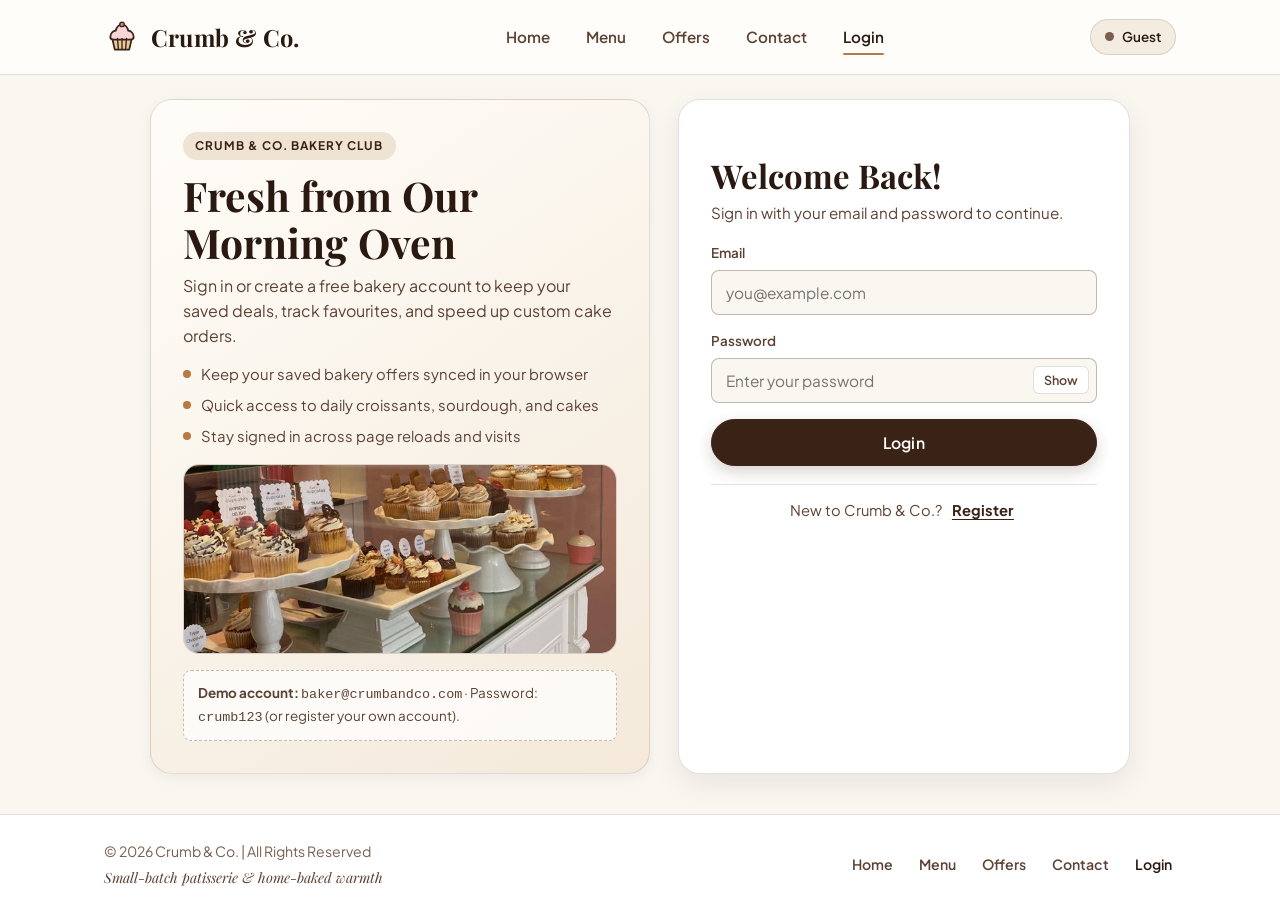
<file: pages/login.html>
<!DOCTYPE html>
<html lang="en">
<head>
  <meta charset="UTF-8">
  <meta name="viewport" content="width=device-width, initial-scale=1.0">
  <title>Crumb &amp; Co. — Login &amp; Account</title>
  <link rel="preconnect" href="https://fonts.googleapis.com">
  <link rel="preconnect" href="https://fonts.gstatic.com" crossorigin>
  <link href="https://fonts.googleapis.com/css2?family=Playfair+Display:ital,wght@0,600;0,700;1,600&family=Plus+Jakarta+Sans:wght@400;500;600;700&display=swap" rel="stylesheet">
  <link rel="stylesheet" href="../css/crumb-pages.css">
</head>
<body>
  <a href="#main-content" class="skip-link">Skip to main content</a>

  <header class="site-header">
    <div class="container header-inner">
      <a href="../index.html" class="brand">
        <svg class="brand-icon" viewBox="0 0 40 40" fill="none" aria-hidden="true">
          <path d="M9 21h22l-3 13H12L9 21z" fill="#e9c89b" stroke="#3b2416" stroke-width="2" stroke-linejoin="round"/>
          <path d="M7 20c0-4 3-7 6-7 1-4 4-7 7-7s6 3 7 7c3 0 6 3 6 7 0 2-2 3-4 3H11c-2 0-4-1-4-3z" fill="#f7d6d9" stroke="#3b2416" stroke-width="2" stroke-linejoin="round"/>
          <circle cx="20" cy="6" r="2.5" fill="#d87b86" stroke="#3b2416" stroke-width="1.5"/>
          <line x1="15" y1="21" x2="16" y2="34" stroke="#3b2416" stroke-width="1.5"/>
          <line x1="20" y1="21" x2="20" y2="34" stroke="#3b2416" stroke-width="1.5"/>
          <line x1="25" y1="21" x2="24" y2="34" stroke="#3b2416" stroke-width="1.5"/>
        </svg>
        <span>Crumb &amp; Co.</span>
      </a>

      <nav class="primary-nav" aria-label="Main navigation">
        <ul class="nav-links">
          <li><a href="../index.html">Home</a></li>
          <li><a href="../menu.html">Menu</a></li>
          <li><a href="offers.html">Offers</a></li>
          <li><a href="contact.html">Contact</a></li>
          <li><a href="login.html" class="active" aria-current="page" data-auth-nav>Login</a></li>
        </ul>
      </nav>

      <div class="header-actions">
        <a href="login.html" id="header-account-pill" class="saved-pill-link account-pill-link" aria-label="Account status">
          <span class="account-status-dot" aria-hidden="true"></span>
          <span id="header-account-label" class="saved-pill-label">Guest</span>
        </a>

        <button
          type="button"
          id="menu-toggle"
          class="menu-toggle"
          aria-label="Toggle navigation menu"
          aria-expanded="false"
          aria-controls="mobile-nav"
        >
          <svg viewBox="0 0 24 24" fill="none" stroke="currentColor" stroke-width="2.2" stroke-linecap="round" aria-hidden="true">
            <line x1="4" y1="7" x2="20" y2="7"/>
            <line x1="4" y1="12" x2="20" y2="12"/>
            <line x1="4" y1="17" x2="20" y2="17"/>
          </svg>
        </button>
      </div>
    </div>

    <nav id="mobile-nav" class="mobile-nav" aria-label="Mobile navigation">
      <ul class="mobile-nav-list">
        <li><a href="../index.html">Home</a></li>
        <li><a href="../menu.html">Menu</a></li>
        <li><a href="offers.html">Offers</a></li>
        <li><a href="contact.html">Contact</a></li>
        <li><a href="login.html" class="active" aria-current="page" data-auth-nav>Login</a></li>
      </ul>
    </nav>
  </header>

  <main id="main-content" class="auth-main">
    <div class="container">
      <section class="auth-layout" aria-label="Crumb and Co. member authentication">
        <!-- Left Panel (Horizontal Desktop Prototype) -->
        <aside class="auth-showcase" aria-labelledby="auth-showcase-heading">
          <div>
            <span class="eyebrow-badge">Crumb &amp; Co. Bakery Club</span>
            <h1 id="auth-showcase-heading" class="page-title">Fresh from Our Morning Oven</h1>
            <p class="page-subtitle">
              Sign in or create a free bakery account to keep your saved deals, track favourites, and speed up custom cake orders.
            </p>

            <ul class="auth-perks-list">
              <li>
                <span class="auth-perk-dot" aria-hidden="true"></span>
                <span>Keep your saved bakery offers synced in your browser</span>
              </li>
              <li>
                <span class="auth-perk-dot" aria-hidden="true"></span>
                <span>Quick access to daily croissants, sourdough, and cakes</span>
              </li>
              <li>
                <span class="auth-perk-dot" aria-hidden="true"></span>
                <span>Stay signed in across page reloads and visits</span>
              </li>
            </ul>
          </div>

          <div class="auth-showcase-media">
            <img src="../images/hero-bakery.jpg" alt="Crumb and Co. artisan bakery counter with croissants, layered cakes, and fresh bread">
          </div>

          <p class="auth-demo-note">
            <strong>Demo account:</strong> <code>baker@crumbandco.com</code> &middot; Password: <code>crumb123</code> (or register your own account).
          </p>
        </aside>

        <!-- Right Card (4-State Vertical Prototype + Account View) -->
        <div class="auth-card">
          <!-- State 1: Login Page -->
          <section id="state-login" class="auth-state" aria-labelledby="login-heading">
            <div class="auth-state-header">
              <h2 id="login-heading" class="auth-title" style="margin-top: 24px !important;">Welcome Back!</h2>
              <p class="auth-subtitle">Sign in with your email and password to continue.</p>
            </div>

            <form id="login-form" class="auth-form" novalidate>
              <div class="field-group">
                <label for="login-email" class="field-label">Email</label>
                <input
                  id="login-email"
                  name="email"
                  type="email"
                  class="auth-input"
                  placeholder="you@example.com"
                  autocomplete="email"
                  required
                >
                <p id="login-email-error" class="field-error" role="alert"></p>
              </div>

              <div class="field-group">
                <label for="login-password" class="field-label">Password</label>
                <div class="password-input-wrap">
                  <input
                    id="login-password"
                    name="password"
                    type="password"
                    class="auth-input"
                    placeholder="Enter your password"
                    autocomplete="current-password"
                    required
                  >
                  <button
                    type="button"
                    class="password-toggle-btn"
                    data-toggle-password="login-password"
                    aria-label="Show password"
                    aria-pressed="false"
                  >
                    Show
                  </button>
                </div>
                <p id="login-password-error" class="field-error" role="alert"></p>
              </div>

              <button type="submit" class="btn btn-primary auth-submit-btn">Login</button>
            </form>

            <div class="auth-switch-row">
              <span>New to Crumb &amp; Co.?</span>
              <button type="button" id="go-to-register-btn" class="auth-text-btn">Register</button>
            </div>
          </section>

          <!-- State 2: Login Successful -->
          <section id="state-success" class="auth-state" aria-labelledby="success-heading" hidden>
            <div class="auth-status-box auth-status-box--success" role="status" aria-live="polite">
              <span class="auth-status-icon auth-status-icon--success" aria-hidden="true">
                <svg viewBox="0 0 24 24" fill="none" stroke="currentColor" stroke-width="2.5" stroke-linecap="round" stroke-linejoin="round">
                  <polyline points="20 6 9 17 4 12"/>
                </svg>
              </span>

              <h2 id="success-heading" class="auth-title">Welcome Back! You logged in successfully</h2>
              <p id="success-user-detail" class="auth-status-detail">
                Signed in and ready to explore Crumb &amp; Co.
              </p>

              <div class="auth-status-actions">
                <button type="button" id="go-to-account-btn" class="btn btn-primary auth-submit-btn">
                  Go to account
                </button>
                <a href="offers.html" class="btn btn-secondary auth-submit-btn">Browse Special Offers</a>
              </div>
            </div>
          </section>

          <!-- State 3: Incorrect Password / Invalid Credentials -->
          <section id="state-error" class="auth-state" aria-labelledby="error-heading" hidden>
            <div class="auth-status-box auth-status-box--error" role="alert" aria-live="assertive">
              <span class="auth-status-icon auth-status-icon--error" aria-hidden="true">
                <svg viewBox="0 0 24 24" fill="none" stroke="currentColor" stroke-width="2.5" stroke-linecap="round" stroke-linejoin="round">
                  <line x1="18" y1="6" x2="6" y2="18"/>
                  <line x1="6" y1="6" x2="18" y2="18"/>
                </svg>
              </span>

              <h2 id="error-heading" class="auth-title">Incorrect Password! Please try again</h2>
              <p id="error-detail-text" class="auth-status-detail">
                The email or password you entered did not match our records.
              </p>

              <div class="auth-status-actions">
                <button type="button" id="try-again-btn" class="btn btn-primary auth-submit-btn">
                  Try Again
                </button>
                <button type="button" id="error-to-register-btn" class="btn btn-secondary auth-submit-btn">
                  Create an Account
                </button>
              </div>
            </div>
          </section>

          <!-- State 4: Register Page -->
          <section id="state-register" class="auth-state" aria-labelledby="register-heading" hidden>
            <div class="auth-state-header">
              <h2 id="register-heading" class="auth-title">Create an Account</h2>
              <p class="auth-subtitle">Join Crumb &amp; Co. to save deals and manage your profile.</p>
            </div>

            <form id="register-form" class="auth-form" novalidate>
              <div class="field-group">
                <label for="register-name" class="field-label">Name</label>
                <input
                  id="register-name"
                  name="name"
                  type="text"
                  class="auth-input"
                  placeholder="Your full name"
                  autocomplete="name"
                  required
                >
                <p id="register-name-error" class="field-error" role="alert"></p>
              </div>

              <div class="field-group">
                <label for="register-email" class="field-label">Email</label>
                <input
                  id="register-email"
                  name="email"
                  type="email"
                  class="auth-input"
                  placeholder="you@example.com"
                  autocomplete="email"
                  required
                >
                <p id="register-email-error" class="field-error" role="alert"></p>
              </div>

              <div class="field-group">
                <label for="register-password" class="field-label">Password</label>
                <div class="password-input-wrap">
                  <input
                    id="register-password"
                    name="password"
                    type="password"
                    class="auth-input"
                    placeholder="At least 6 characters"
                    autocomplete="new-password"
                    required
                  >
                  <button
                    type="button"
                    class="password-toggle-btn"
                    data-toggle-password="register-password"
                    aria-label="Show password"
                    aria-pressed="false"
                  >
                    Show
                  </button>
                </div>
                <p class="field-hint">Use at least 6 characters for your account password.</p>
                <p id="register-password-error" class="field-error" role="alert"></p>
              </div>

              <button type="submit" class="btn btn-primary auth-submit-btn">Register</button>
            </form>

            <div class="auth-switch-row">
              <span>Already have an account?</span>
              <button type="button" id="back-to-login-btn" class="auth-text-btn">Back to Login</button>
            </div>
          </section>

          <!-- Account Profile View (Opened via "Go to account" or on reload when signed in) -->
          <section id="state-account" class="auth-state" aria-labelledby="account-heading" hidden>
            <div class="auth-state-header">
              <span class="account-badge-active">Signed In</span>
              <h2 id="account-heading" class="auth-title">My Bakery Account</h2>
              <p id="account-welcome-sub" class="auth-subtitle">Welcome back to Crumb &amp; Co.</p>
            </div>

            <div class="account-summary-card">
              <div class="account-summary-row">
                <span>Member Name</span>
                <strong id="account-name-value">&mdash;</strong>
              </div>
              <div class="account-summary-row">
                <span>Email Address</span>
                <strong id="account-email-value">&mdash;</strong>
              </div>
              <div class="account-summary-row">
                <span>Saved Offers</span>
                <strong id="account-saved-offers-value">0</strong>
              </div>
            </div>

            <div class="account-actions-grid">
              <a href="offers.html" class="btn btn-primary">Special Offers</a>
              <a href="../menu.html" class="btn btn-secondary">Explore Menu</a>
              <button type="button" id="logout-btn" class="btn btn-secondary btn-logout">Log Out</button>
            </div>
          </section>
        </div>
      </section>
    </div>
  </main>

  <footer class="site-footer">
    <div class="container footer-inner">
      <div class="footer-brand-block">
        <span>&copy; 2026 Crumb &amp; Co. | All Rights Reserved</span>
        <span class="footer-tagline">Small-batch patisserie &amp; home-baked warmth</span>
      </div>

      <nav aria-label="Footer navigation">
        <ul class="footer-links">
          <li><a href="../index.html">Home</a></li>
          <li><a href="../menu.html">Menu</a></li>
          <li><a href="offers.html">Offers</a></li>
          <li><a href="contact.html">Contact</a></li>
          <li><a href="login.html" class="active" aria-current="page" data-auth-nav>Login</a></li>
        </ul>
      </nav>
    </div>
  </footer>

  <div id="status-toast" class="status-toast" role="status" aria-live="polite">
    <p id="status-toast-text" class="status-toast-text"></p>
  </div>

  <script src="../js/auth.js"></script>
</body>
</html>
</file>
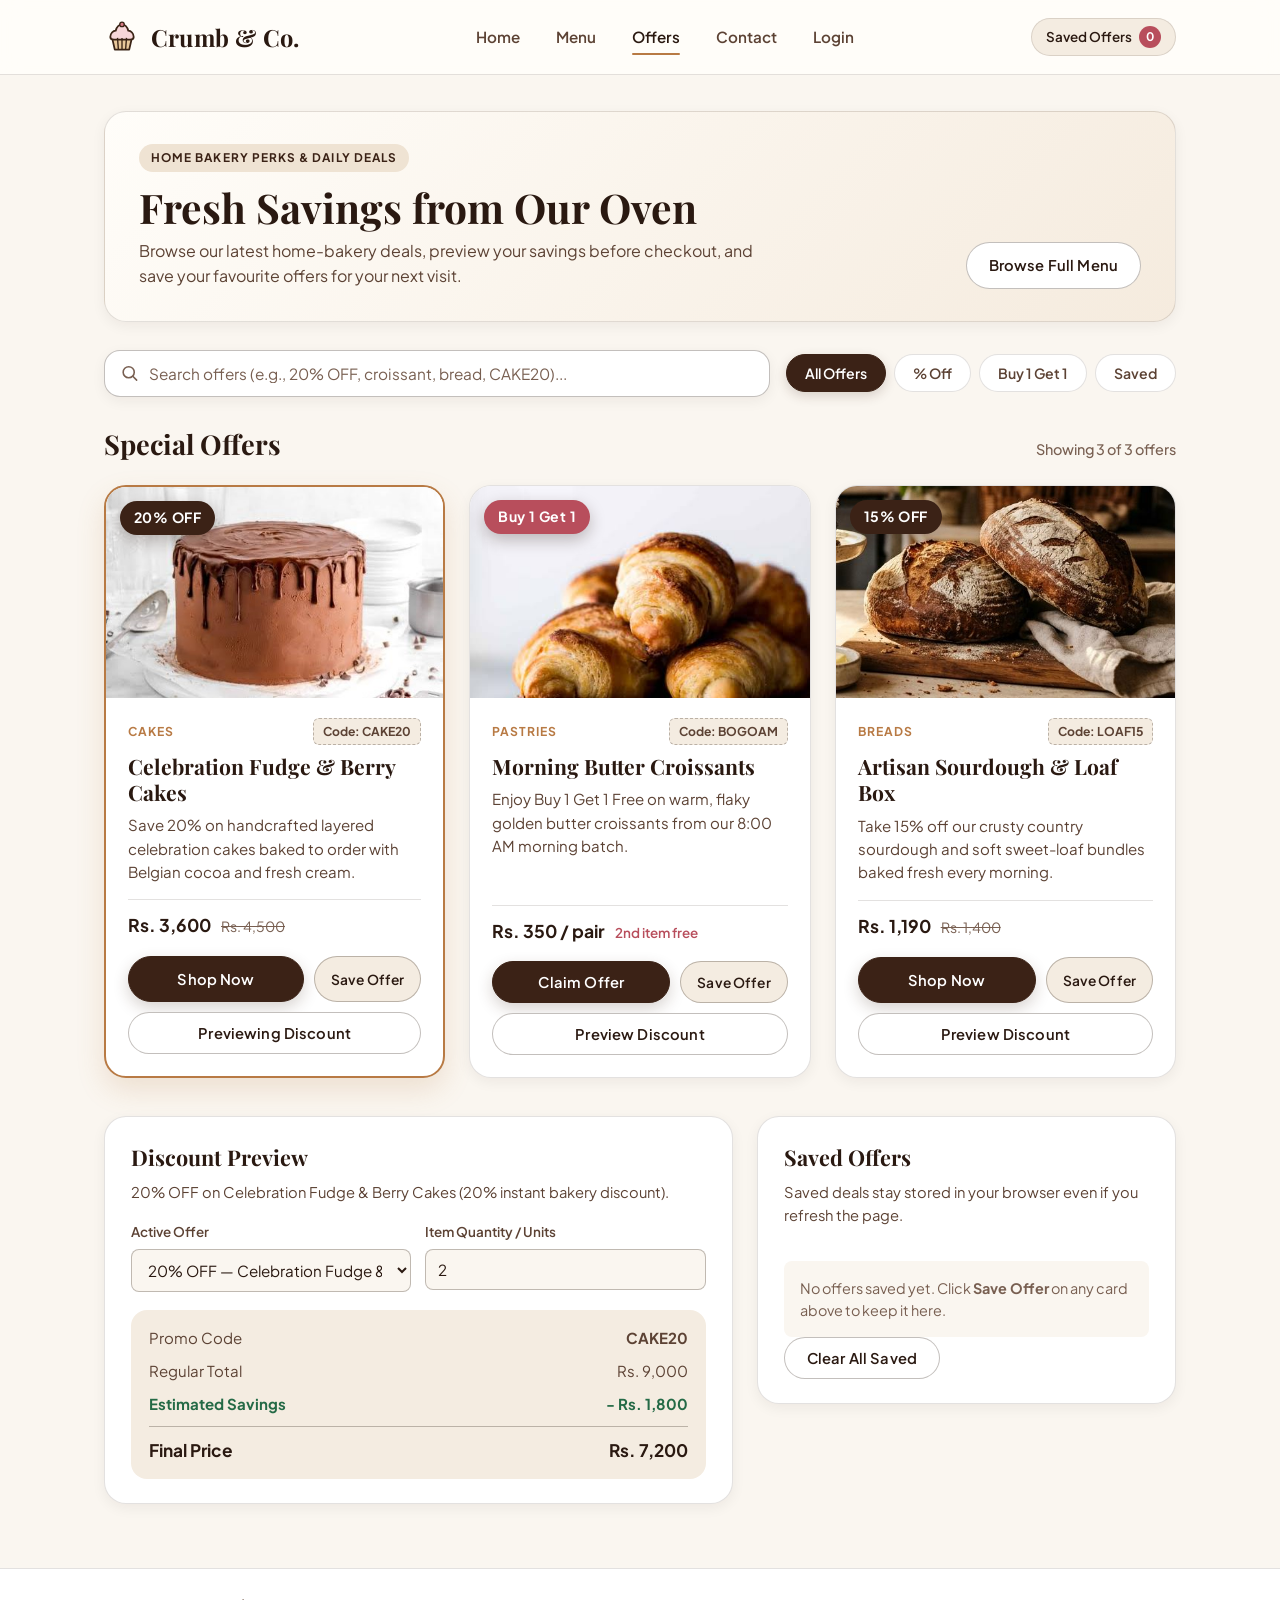
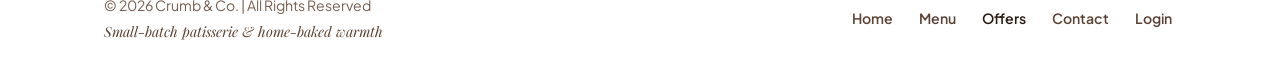
<file: pages/offers.html>
<!DOCTYPE html>
<html lang="en">
<head>
  <meta charset="UTF-8">
  <meta name="viewport" content="width=device-width, initial-scale=1.0">
  <title>Crumb &amp; Co. — Special Offers</title>
  <link rel="preconnect" href="https://fonts.googleapis.com">
  <link rel="preconnect" href="https://fonts.gstatic.com" crossorigin>
  <link href="https://fonts.googleapis.com/css2?family=Playfair+Display:ital,wght@0,600;0,700;1,600&family=Plus+Jakarta+Sans:wght@400;500;600;700&display=swap" rel="stylesheet">
  <link rel="stylesheet" href="../css/crumb-pages.css">
</head>
<body>
  <a href="#main-content" class="skip-link">Skip to main content</a>

  <header class="site-header">
    <div class="container header-inner">
      <a href="../index.html" class="brand">
        <svg class="brand-icon" viewBox="0 0 40 40" fill="none" aria-hidden="true">
          <path d="M9 21h22l-3 13H12L9 21z" fill="#e9c89b" stroke="#3b2416" stroke-width="2" stroke-linejoin="round"/>
          <path d="M7 20c0-4 3-7 6-7 1-4 4-7 7-7s6 3 7 7c3 0 6 3 6 7 0 2-2 3-4 3H11c-2 0-4-1-4-3z" fill="#f7d6d9" stroke="#3b2416" stroke-width="2" stroke-linejoin="round"/>
          <circle cx="20" cy="6" r="2.5" fill="#d87b86" stroke="#3b2416" stroke-width="1.5"/>
          <line x1="15" y1="21" x2="16" y2="34" stroke="#3b2416" stroke-width="1.5"/>
          <line x1="20" y1="21" x2="20" y2="34" stroke="#3b2416" stroke-width="1.5"/>
          <line x1="25" y1="21" x2="24" y2="34" stroke="#3b2416" stroke-width="1.5"/>
        </svg>
        <span>Crumb &amp; Co.</span>
      </a>

      <nav class="primary-nav" aria-label="Main navigation">
        <ul class="nav-links">
          <li><a href="../index.html">Home</a></li>
          <li><a href="../menu.html">Menu</a></li>
          <li><a href="offers.html" class="active" aria-current="page">Offers</a></li>
          <li><a href="contact.html">Contact</a></li>
          <li><a href="login.html">Login</a></li>
        </ul>
      </nav>

      <div class="header-actions">
        <a href="#saved-offers-panel" class="saved-pill-link" aria-label="Jump to saved offers">
          <span class="saved-pill-label">Saved Offers</span>
          <span id="header-saved-count" class="saved-count-badge">0</span>
        </a>

        <button
          type="button"
          id="menu-toggle"
          class="menu-toggle"
          aria-label="Toggle navigation menu"
          aria-expanded="false"
          aria-controls="mobile-nav"
        >
          <svg viewBox="0 0 24 24" fill="none" stroke="currentColor" stroke-width="2.2" stroke-linecap="round" aria-hidden="true">
            <line x1="4" y1="7" x2="20" y2="7"/>
            <line x1="4" y1="12" x2="20" y2="12"/>
            <line x1="4" y1="17" x2="20" y2="17"/>
          </svg>
        </button>
      </div>
    </div>

    <nav id="mobile-nav" class="mobile-nav" aria-label="Mobile navigation">
      <ul class="mobile-nav-list">
        <li><a href="../index.html">Home</a></li>
        <li><a href="../menu.html">Menu</a></li>
        <li><a href="offers.html" class="active" aria-current="page">Offers</a></li>
        <li><a href="contact.html">Contact</a></li>
        <li><a href="login.html">Login</a></li>
      </ul>
    </nav>
  </header>

  <main id="main-content">
    <div class="container">
      <!-- Offers Intro Banner -->
      <section class="offers-hero" aria-labelledby="offers-hero-title">
        <div class="offers-hero-text">
          <span class="eyebrow-badge">Home Bakery Perks &amp; Daily Deals</span>
          <h1 id="offers-hero-title" class="page-title">Fresh Savings from Our Oven</h1>
          <p class="page-subtitle">
            Browse our latest home-bakery deals, preview your savings before checkout, and save your favourite offers for your next visit.
          </p>
        </div>
        <a href="../menu.html" class="btn btn-secondary">Browse Full Menu</a>
      </section>

      <!-- Search & Filter Controls -->
      <section aria-label="Filter and search special offers">
        <div class="offers-toolbar">
          <div class="search-box">
            <svg class="search-icon" viewBox="0 0 24 24" fill="none" stroke="currentColor" stroke-width="2" stroke-linecap="round" stroke-linejoin="round" aria-hidden="true">
              <circle cx="11" cy="11" r="7"/>
              <line x1="16.5" y1="16.5" x2="21" y2="21"/>
            </svg>
            <label for="offers-search" class="sr-only">Search special offers</label>
            <input
              id="offers-search"
              class="search-input"
              type="search"
              placeholder="Search offers (e.g., 20% OFF, croissant, bread, CAKE20)..."
              autocomplete="off"
            >
          </div>

          <div class="filter-group" role="group" aria-label="Filter offers by deal type">
            <button type="button" class="filter-btn is-active" data-offer-filter="all" aria-pressed="true">All Offers</button>
            <button type="button" class="filter-btn" data-offer-filter="percentage" aria-pressed="false">% Off</button>
            <button type="button" class="filter-btn" data-offer-filter="bogo" aria-pressed="false">Buy 1 Get 1</button>
            <button type="button" class="filter-btn" data-offer-filter="saved" aria-pressed="false">Saved</button>
          </div>
        </div>
      </section>

      <!-- Special Offers Section (Dynamically Rendered by js/offers.js) -->
      <section aria-labelledby="special-offers-heading">
        <div class="section-header">
          <h2 id="special-offers-heading" class="section-heading">Special Offers</h2>
          <p id="offers-results-meta" class="results-meta" aria-live="polite">Loading offers...</p>
        </div>

        <div id="offers-grid" class="offers-grid" aria-live="polite"></div>

        <div id="offers-empty-state" class="empty-state" hidden>
          <h3 class="empty-state-title">No Matching Offers Found</h3>
          <p id="offers-empty-message" class="empty-state-desc">
            Try clearing your search term or switching back to all bakery offers.
          </p>
          <button type="button" id="reset-offers-filters" class="btn btn-primary">Reset Filters</button>
        </div>
      </section>

      <!-- Discount Preview & Saved Offers Persistence Panels -->
      <section class="offers-workspace" aria-label="Discount preview calculator and saved offers">
        <article class="panel-card" aria-labelledby="preview-heading">
          <h2 id="preview-heading" class="panel-heading">Discount Preview</h2>
          <p id="preview-selected-label" class="panel-subtext">
            Select an offer above to preview your bakery savings.
          </p>

          <div class="preview-controls">
            <div class="field-group">
              <label for="preview-offer-select" class="field-label">Active Offer</label>
              <select id="preview-offer-select" class="field-input"></select>
            </div>

            <div class="field-group">
              <label for="preview-qty-input" class="field-label">Item Quantity / Units</label>
              <input
                id="preview-qty-input"
                class="field-input"
                type="number"
                min="1"
                max="20"
                value="2"
              >
            </div>
          </div>

          <div class="preview-summary" aria-live="polite">
            <div class="preview-row">
              <span>Promo Code</span>
              <strong id="preview-code">&mdash;</strong>
            </div>
            <div class="preview-row">
              <span>Regular Total</span>
              <span id="preview-regular-total">Rs. 0</span>
            </div>
            <div class="preview-row preview-row--savings">
              <span>Estimated Savings</span>
              <span id="preview-savings-amount">- Rs. 0</span>
            </div>
            <div class="preview-row preview-row--total">
              <span>Final Price</span>
              <span id="preview-final-total">Rs. 0</span>
            </div>
          </div>
        </article>

        <aside id="saved-offers-panel" class="panel-card" aria-labelledby="saved-offers-heading">
          <h2 id="saved-offers-heading" class="panel-heading">Saved Offers</h2>
          <p class="panel-subtext">
            Saved deals stay stored in your browser even if you refresh the page.
          </p>

          <ul id="saved-offers-list" class="saved-list" aria-live="polite"></ul>
          <p id="saved-offers-empty" class="saved-empty-note">
            No offers saved yet. Click <strong>Save Offer</strong> on any card above to keep it here.
          </p>

          <button type="button" id="clear-saved-offers" class="btn btn-secondary" hidden>
            Clear All Saved
          </button>
        </aside>
      </section>
    </div>
  </main>

  <footer class="site-footer">
    <div class="container footer-inner">
      <div class="footer-brand-block">
        <span>&copy; 2026 Crumb &amp; Co. | All Rights Reserved</span>
        <span class="footer-tagline">Small-batch patisserie &amp; home-baked warmth</span>
      </div>

      <nav aria-label="Footer navigation">
        <ul class="footer-links">
          <li><a href="../index.html">Home</a></li>
          <li><a href="../menu.html">Menu</a></li>
          <li><a href="offers.html" class="active" aria-current="page">Offers</a></li>
          <li><a href="contact.html">Contact</a></li>
          <li><a href="login.html">Login</a></li>
        </ul>
      </nav>
    </div>
  </footer>

  <div id="status-toast" class="status-toast" role="status" aria-live="polite">
    <p id="status-toast-text" class="status-toast-text"></p>
  </div>

  <script src="../js/offers.js"></script>
  <script src="../js/auth.js"></script>
</body>
</html>
</file>
<file: css/style.css>
/* ==========================================================================
   Crumb & Co. — Artisan Bakery Stylesheet
   Pure CSS (no frameworks). Matches hand-drawn prototypes with patisserie polish.
   ========================================================================== */

:root {
  --bg-page: #faf6f0;
  --bg-surface: #ffffff;
  --bg-cream: #f4ece1;
  --bg-warm: #efe3d3;
  --ink-primary: #2a1911;
  --ink-secondary: #5c4234;
  --ink-muted: #846a5b;
  --accent-espresso: #3b2216;
  --accent-espresso-hover: #26140c;
  --accent-caramel: #b87a44;
  --accent-berry: #b84e5c;
  --border-subtle: rgba(42, 25, 17, 0.13);
  --border-strong: rgba(42, 25, 17, 0.28);
  --shadow-sm: 0 4px 14px rgba(42, 25, 17, 0.06);
  --shadow-md: 0 10px 28px rgba(42, 25, 17, 0.08);
  --shadow-lg: 0 16px 36px rgba(42, 25, 17, 0.13);
  --success-green: #246a46;
  --radius-sm: 8px;
  --radius-md: 16px;
  --radius-lg: 22px;
  --radius-arch: 999px 999px 18px 18px;
  --font-display: "Playfair Display", "Cormorant Garamond", "Georgia", serif;
  --font-sans: "Plus Jakarta Sans", system-ui, -apple-system, "Segoe UI", sans-serif;
  --max-width: 1120px;
}

*,
*::before,
*::after {
  box-sizing: border-box;
}

html {
  scroll-behavior: smooth;
}

body {
  margin: 0;
  min-height: 100vh;
  display: flex;
  flex-direction: column;
  font-family: var(--font-sans);
  color: var(--ink-primary);
  background-color: var(--bg-page);
  line-height: 1.55;
  -webkit-font-smoothing: antialiased;
}

a {
  color: inherit;
  text-decoration: none;
}

button,
input {
  font-family: inherit;
}

img,
svg {
  display: block;
}

.container {
  width: 100%;
  max-width: var(--max-width);
  margin: 0 auto;
  padding: 0 24px;
}

.sr-only {
  position: absolute;
  width: 1px;
  height: 1px;
  padding: 0;
  margin: -1px;
  overflow: hidden;
  clip: rect(0, 0, 0, 0);
  border: 0;
}

/* ==========================================================================
   Header & Navigation
   ========================================================================== */

.site-header {
  position: sticky;
  top: 0;
  z-index: 50;
  background-color: rgba(255, 253, 249, 0.92);
  backdrop-filter: blur(10px);
  -webkit-backdrop-filter: blur(10px);
  border-bottom: 1px solid var(--border-subtle);
}

.header-inner {
  display: flex;
  align-items: center;
  justify-content: space-between;
  gap: 20px;
  min-height: 74px;
}

.brand {
  display: inline-flex;
  align-items: center;
  gap: 11px;
  font-family: var(--font-display);
  font-size: 1.48rem;
  font-weight: 700;
  letter-spacing: 0.01em;
  color: var(--ink-primary);
  flex-shrink: 0;
}

.brand-icon {
  width: 36px;
  height: 36px;
  flex-shrink: 0;
}

.nav-links {
  display: flex;
  align-items: center;
  gap: 32px;
  list-style: none;
  margin: 0;
  padding: 0;
}

.nav-links a {
  position: relative;
  font-size: 0.95rem;
  font-weight: 600;
  color: var(--ink-secondary);
  padding: 8px 2px;
  transition: color 0.18s ease;
}

.nav-links a::after {
  content: "";
  position: absolute;
  left: 0;
  right: 0;
  bottom: 2px;
  height: 2px;
  border-radius: 2px;
  background-color: var(--accent-caramel);
  transform: scaleX(0);
  transition: transform 0.2s ease;
}

.nav-links a:hover,
.nav-links a.active {
  color: var(--ink-primary);
}

.nav-links a.active::after,
.nav-links a:hover::after {
  transform: scaleX(1);
}

.header-actions {
  display: flex;
  align-items: center;
  gap: 10px;
  flex-shrink: 0;
}

.icon-btn {
  position: relative;
  display: inline-flex;
  align-items: center;
  justify-content: center;
  width: 40px;
  height: 40px;
  border: 1px solid transparent;
  border-radius: 50%;
  background: transparent;
  color: var(--ink-primary);
  cursor: pointer;
  transition: background-color 0.18s ease, border-color 0.18s ease, transform 0.12s ease;
}

.icon-btn:hover {
  background-color: var(--bg-cream);
  border-color: var(--border-subtle);
}

.icon-btn svg {
  width: 21px;
  height: 21px;
}

.cart-badge {
  position: absolute;
  top: 0;
  right: -2px;
  min-width: 19px;
  height: 19px;
  padding: 0 5px;
  border-radius: 999px;
  background-color: var(--accent-berry);
  color: #fff;
  border: 2px solid #fff;
  font-size: 0.7rem;
  font-weight: 700;
  line-height: 15px;
  text-align: center;
}

.cart-badge.is-empty {
  display: none;
}

.menu-toggle {
  display: none;
}

.mobile-nav {
  display: none;
  border-top: 1px solid var(--border-subtle);
  background-color: var(--bg-surface);
  padding: 12px 24px 18px;
}

.mobile-nav.is-open {
  display: block;
}

.mobile-nav-list {
  list-style: none;
  margin: 0;
  padding: 0;
  display: flex;
  flex-direction: column;
  gap: 4px;
}

.mobile-nav-list a {
  display: block;
  padding: 10px 12px;
  border-radius: var(--radius-sm);
  font-weight: 600;
  color: var(--ink-secondary);
}

.mobile-nav-list a:hover,
.mobile-nav-list a.active {
  background-color: var(--bg-cream);
  color: var(--ink-primary);
}

/* ==========================================================================
   Main Layout & Footer
   ========================================================================== */

main {
  flex: 1;
  padding: 32px 0 60px;
}

.site-footer {
  border-top: 1px solid var(--border-subtle);
  background-color: var(--bg-surface);
  padding: 20px 0;
  font-size: 0.88rem;
  color: var(--ink-muted);
}

.footer-inner {
  display: flex;
  align-items: center;
  justify-content: space-between;
  gap: 12px;
  flex-wrap: wrap;
}

.footer-tagline {
  font-family: var(--font-display);
  font-style: italic;
  color: var(--ink-secondary);
}

/* ==========================================================================
   Buttons
   ========================================================================== */

.btn {
  display: inline-flex;
  align-items: center;
  justify-content: center;
  gap: 8px;
  padding: 12px 26px;
  font-size: 0.94rem;
  font-weight: 600;
  letter-spacing: 0.01em;
  border-radius: 999px;
  border: 1.5px solid var(--accent-espresso);
  cursor: pointer;
  transition: transform 0.15s ease, background-color 0.18s ease, box-shadow 0.18s ease, color 0.18s ease;
}

.btn:hover {
  transform: translateY(-1px);
}

.btn:active {
  transform: translateY(0);
}

.btn-primary {
  background-color: var(--accent-espresso);
  color: #fff;
  box-shadow: 0 6px 16px rgba(59, 34, 22, 0.2);
}

.btn-primary:hover {
  background-color: var(--accent-espresso-hover);
  box-shadow: 0 8px 20px rgba(59, 34, 22, 0.28);
}

.btn-secondary {
  background-color: var(--bg-surface);
  color: var(--ink-primary);
}

.btn-secondary:hover {
  background-color: var(--bg-cream);
}

/* ==========================================================================
   Webpage 1 — Home Page
   ========================================================================== */

.hero-box {
  display: grid;
  grid-template-columns: 1.05fr 0.95fr;
  align-items: stretch;
  background-color: var(--bg-surface);
  border: 1px solid var(--border-subtle);
  border-radius: var(--radius-lg);
  overflow: hidden;
  box-shadow: var(--shadow-md);
  margin-bottom: 48px;
}

.hero-content {
  display: flex;
  flex-direction: column;
  justify-content: center;
  padding: 46px 42px;
  background: linear-gradient(145deg, #fffdf9 0%, #f6ede1 100%);
}

.hero-eyebrow {
  display: inline-flex;
  align-items: center;
  align-self: flex-start;
  padding: 5px 12px;
  margin-bottom: 16px;
  border-radius: 999px;
  background-color: var(--bg-warm);
  color: var(--accent-espresso);
  font-size: 0.74rem;
  font-weight: 700;
  letter-spacing: 0.1em;
  text-transform: uppercase;
}

.hero-title {
  margin: 0 0 12px;
  font-family: var(--font-display);
  font-size: clamp(2rem, 3.6vw, 2.85rem);
  font-weight: 700;
  line-height: 1.12;
  letter-spacing: 0.01em;
  color: var(--ink-primary);
}

.hero-subtitle {
  margin: 0 0 28px;
  max-width: 440px;
  font-size: 1.05rem;
  color: var(--ink-secondary);
}

.hero-actions {
  display: flex;
  flex-wrap: wrap;
  gap: 12px;
}

.hero-media {
  position: relative;
  min-height: 330px;
  background-color: var(--bg-cream);
}

.hero-media img {
  width: 100%;
  height: 100%;
  object-fit: cover;
  object-position: center;
}

.section-block {
  margin-bottom: 46px;
}

.section-block:last-child {
  margin-bottom: 0;
}

.section-header {
  display: flex;
  align-items: baseline;
  justify-content: space-between;
  gap: 12px;
  margin-bottom: 22px;
}

.section-heading {
  margin: 0;
  font-family: var(--font-display);
  font-size: 1.7rem;
  font-weight: 700;
  color: var(--ink-primary);
}

.section-link {
  font-size: 0.9rem;
  font-weight: 600;
  color: var(--accent-caramel);
  transition: color 0.15s ease;
}

.section-link:hover {
  color: var(--accent-espresso);
}

/* Arched cards matching Webpage 1 Desktop prototype, elevated with real photography */
.arch-grid {
  display: grid;
  grid-template-columns: repeat(4, 1fr);
  gap: 22px;
}

.arch-card {
  display: flex;
  flex-direction: column;
  background-color: var(--bg-surface);
  border: 1px solid var(--border-subtle);
  border-radius: var(--radius-arch);
  padding: 12px 12px 18px;
  box-shadow: var(--shadow-sm);
  transition: transform 0.22s ease, box-shadow 0.22s ease, border-color 0.22s ease;
}

.arch-card:hover {
  transform: translateY(-4px);
  box-shadow: var(--shadow-lg);
  border-color: var(--border-strong);
}

.arch-card-media {
  width: 100%;
  aspect-ratio: 1 / 1;
  border-radius: 999px 999px 12px 12px;
  overflow: hidden;
  background-color: var(--bg-cream);
  margin-bottom: 14px;
}

.arch-card-media img {
  width: 100%;
  height: 100%;
  object-fit: cover;
  transition: transform 0.35s ease;
}

.arch-card:hover .arch-card-media img {
  transform: scale(1.06);
}

.arch-card-text {
  text-align: center;
  display: flex;
  flex-direction: column;
  gap: 4px;
  padding: 0 6px;
}

.arch-card-title {
  margin: 0;
  font-family: var(--font-display);
  font-size: 1.18rem;
  font-weight: 700;
  color: var(--ink-primary);
}

.arch-card-meta {
  margin: 0;
  font-size: 0.84rem;
  color: var(--ink-muted);
}

.bestseller-price {
  display: inline-block;
  margin-top: 2px;
  font-size: 0.9rem;
  font-weight: 700;
  color: var(--accent-caramel);
}

/* ==========================================================================
   Webpage 2 — Menu Page
   ========================================================================== */

.page-intro {
  margin-bottom: 24px;
}

.page-title {
  margin: 0 0 6px;
  font-family: var(--font-display);
  font-size: clamp(1.9rem, 3.2vw, 2.45rem);
  font-weight: 700;
  letter-spacing: 0.02em;
  text-transform: uppercase;
  color: var(--ink-primary);
}

.page-subtitle {
  margin: 0;
  font-size: 0.98rem;
  color: var(--ink-muted);
}

.menu-search-wrap {
  position: relative;
  margin-bottom: 18px;
}

.menu-search-icon {
  position: absolute;
  left: 16px;
  top: 50%;
  transform: translateY(-50%);
  width: 20px;
  height: 20px;
  color: var(--ink-muted);
  pointer-events: none;
}

.menu-search-input {
  width: 100%;
  padding: 14px 18px 14px 46px;
  font-size: 0.98rem;
  color: var(--ink-primary);
  background-color: var(--bg-surface);
  border: 1px solid var(--border-strong);
  border-radius: var(--radius-md);
  box-shadow: var(--shadow-sm);
  outline: none;
  transition: border-color 0.18s ease, box-shadow 0.18s ease;
}

.menu-search-input::placeholder {
  color: var(--ink-muted);
}

.menu-search-input:focus {
  border-color: var(--accent-caramel);
  box-shadow: 0 0 0 4px rgba(184, 122, 68, 0.16);
}

.filter-tabs {
  display: flex;
  flex-wrap: wrap;
  gap: 10px;
  margin-bottom: 24px;
}

.filter-tab {
  padding: 8px 20px;
  font-size: 0.9rem;
  font-weight: 600;
  color: var(--ink-secondary);
  background-color: var(--bg-surface);
  border: 1px solid var(--border-subtle);
  border-radius: 999px;
  cursor: pointer;
  transition: all 0.18s ease;
}

.filter-tab:hover {
  background-color: var(--bg-cream);
  color: var(--ink-primary);
}

.filter-tab.is-active {
  background-color: var(--accent-espresso);
  border-color: var(--accent-espresso);
  color: #fff;
  box-shadow: 0 4px 12px rgba(59, 34, 22, 0.18);
}

.menu-list {
  display: flex;
  flex-direction: column;
  gap: 14px;
}

.menu-row {
  display: flex;
  align-items: center;
  justify-content: space-between;
  gap: 18px;
  padding: 14px 18px;
  background-color: var(--bg-surface);
  border: 1px solid var(--border-subtle);
  border-radius: var(--radius-md);
  box-shadow: var(--shadow-sm);
  transition: transform 0.18s ease, box-shadow 0.18s ease, border-color 0.18s ease;
}

.menu-row:hover {
  transform: translateY(-2px);
  box-shadow: var(--shadow-md);
  border-color: var(--border-strong);
}

.menu-row[hidden] {
  display: none;
}

.menu-row-left {
  display: flex;
  align-items: center;
  gap: 16px;
  min-width: 0;
}

.menu-thumb {
  width: 72px;
  height: 72px;
  flex-shrink: 0;
  border-radius: 12px;
  overflow: hidden;
  background-color: var(--bg-cream);
  border: 1px solid var(--border-subtle);
}

.menu-thumb img {
  width: 100%;
  height: 100%;
  object-fit: cover;
}

.menu-info {
  min-width: 0;
}

.menu-item-name {
  margin: 0 0 4px;
  font-family: var(--font-display);
  font-size: 1.24rem;
  font-weight: 700;
  color: var(--ink-primary);
}

.menu-item-desc {
  margin: 0;
  font-size: 0.94rem;
  color: var(--ink-secondary);
}

.menu-item-price {
  font-weight: 700;
  color: var(--accent-caramel);
}

.menu-add-btn {
  width: 42px;
  height: 42px;
  flex-shrink: 0;
  display: inline-flex;
  align-items: center;
  justify-content: center;
  font-size: 1.4rem;
  font-weight: 500;
  line-height: 1;
  color: var(--ink-primary);
  background-color: var(--bg-cream);
  border: 1px solid var(--border-strong);
  border-radius: 12px;
  cursor: pointer;
  transition: background-color 0.18s ease, color 0.18s ease, transform 0.12s ease;
}

.menu-add-btn:hover {
  background-color: var(--accent-espresso);
  border-color: var(--accent-espresso);
  color: #fff;
  transform: scale(1.05);
}

.menu-empty {
  padding: 32px;
  text-align: center;
  background-color: var(--bg-surface);
  border: 1px dashed var(--border-strong);
  border-radius: var(--radius-md);
  color: var(--ink-muted);
}

/* ==========================================================================
   Webpage 3 — Cakes Page (+ Vertical Prototype States 1 & 2)
   ========================================================================== */

.page-header-row {
  display: flex;
  align-items: center;
  gap: 14px;
  margin-bottom: 26px;
}

.page-header-row .page-title {
  margin: 0;
}

.back-link {
  display: inline-flex;
  align-items: center;
  justify-content: center;
  width: 42px;
  height: 42px;
  font-size: 1.25rem;
  font-weight: 700;
  border: 1px solid var(--border-strong);
  border-radius: 50%;
  background-color: var(--bg-surface);
  box-shadow: var(--shadow-sm);
  transition: background-color 0.18s ease, transform 0.15s ease;
}

.back-link:hover {
  background-color: var(--bg-cream);
  transform: translateX(-2px);
}

.cakes-grid {
  display: grid;
  grid-template-columns: repeat(3, 1fr);
  gap: 24px;
}

.cake-card {
  display: flex;
  flex-direction: column;
  justify-content: space-between;
  background-color: var(--bg-surface);
  border: 1px solid var(--border-subtle);
  border-radius: var(--radius-md);
  overflow: hidden;
  box-shadow: var(--shadow-sm);
  transition: transform 0.22s ease, box-shadow 0.22s ease, border-color 0.22s ease;
}

.cake-card:hover {
  transform: translateY(-4px);
  box-shadow: var(--shadow-lg);
  border-color: var(--border-strong);
}

.cake-card-top {
  display: flex;
  flex-direction: column;
}

.cake-art {
  width: 100%;
  aspect-ratio: 4 / 3;
  overflow: hidden;
  background-color: var(--bg-cream);
}

.cake-art img {
  width: 100%;
  height: 100%;
  object-fit: cover;
  transition: transform 0.35s ease;
}

.cake-card:hover .cake-art img {
  transform: scale(1.05);
}

.cake-card-body {
  padding: 18px 20px 20px;
  display: flex;
  flex-direction: column;
  align-items: center;
  text-align: center;
  flex: 1;
}

.cake-name {
  margin: 0 0 6px;
  font-family: var(--font-display);
  font-size: 1.22rem;
  font-weight: 700;
  color: var(--ink-primary);
}

.cake-price {
  margin: 0 0 16px;
  font-size: 0.98rem;
  font-weight: 700;
  color: var(--accent-caramel);
}

.cake-price-label {
  display: none;
}

.add-cart-btn {
  width: 100%;
  margin-top: auto;
  display: inline-flex;
  align-items: center;
  justify-content: center;
  gap: 8px;
  padding: 11px 16px;
  font-size: 0.92rem;
  font-weight: 600;
  color: var(--ink-primary);
  background-color: var(--bg-cream);
  border: 1px solid var(--border-strong);
  border-radius: 999px;
  cursor: pointer;
  transition: background-color 0.18s ease, border-color 0.18s ease, color 0.18s ease;
}

.add-cart-btn:hover {
  background-color: var(--accent-espresso);
  border-color: var(--accent-espresso);
  color: #fff;
}

.add-cart-btn svg {
  width: 17px;
  height: 17px;
  flex-shrink: 0;
}

/* ==========================================================================
   Toast Notification (State 2 — Item Added)
   ========================================================================== */

.toast {
  position: fixed;
  right: 22px;
  bottom: 24px;
  z-index: 100;
  min-width: 270px;
  max-width: 350px;
  padding: 14px 18px;
  background-color: var(--bg-surface);
  border: 1px solid var(--border-strong);
  border-left: 4px solid var(--success-green);
  border-radius: var(--radius-sm);
  box-shadow: var(--shadow-lg);
  opacity: 0;
  transform: translateY(12px);
  pointer-events: none;
  transition: opacity 0.2s ease, transform 0.2s ease;
}

.toast.is-visible {
  opacity: 1;
  transform: translateY(0);
  pointer-events: auto;
}

.toast-title {
  display: flex;
  align-items: center;
  gap: 8px;
  margin: 0 0 3px;
  font-size: 0.95rem;
  font-weight: 700;
  color: var(--success-green);
}

.toast-message {
  margin: 0;
  font-size: 0.88rem;
  color: var(--ink-secondary);
}

/* ==========================================================================
   Responsive Breakpoints (Desktop -> Tablet -> Mobile Prototype)
   ========================================================================== */

@media (max-width: 900px) {
  .hero-box {
    grid-template-columns: 1fr;
  }

  .hero-media {
    order: -1;
    min-height: 240px;
    max-height: 280px;
  }

  .hero-content {
    padding: 32px 28px;
  }

  .arch-grid {
    grid-template-columns: repeat(2, 1fr);
  }

  .cakes-grid {
    grid-template-columns: repeat(2, 1fr);
  }
}

@media (max-width: 640px) {
  .container {
    padding: 0 18px;
  }

  .nav-links,
  .header-search-btn {
    display: none;
  }

  .menu-toggle {
    display: inline-flex;
  }

  main {
    padding: 20px 0 40px;
  }

  .hero-box {
    margin-bottom: 30px;
  }

  .hero-media {
    min-height: 200px;
    max-height: 220px;
  }

  .hero-content {
    padding: 22px 18px;
  }

  .hero-title {
    font-size: 1.72rem;
  }

  .hero-actions {
    gap: 10px;
  }

  .hero-actions .btn {
    flex: 1 1 auto;
    padding: 10px 14px;
    font-size: 0.9rem;
  }

  /* Mobile View: Shop by Category becomes stacked horizontal photo-left cards */
  .category-grid {
    grid-template-columns: 1fr;
    gap: 12px;
  }

  .category-grid .arch-card {
    flex-direction: row;
    align-items: center;
    justify-content: flex-start;
    border-radius: var(--radius-md);
    padding: 10px 14px;
    gap: 14px;
  }

  .category-grid .arch-card-media {
    width: 64px;
    height: 64px;
    aspect-ratio: 1 / 1;
    border-radius: 10px;
    margin-bottom: 0;
    flex-shrink: 0;
  }

  .category-grid .arch-card-text {
    text-align: left;
    padding: 0;
  }

  .arch-grid {
    gap: 14px;
  }

  .arch-card {
    padding: 8px 8px 14px;
  }

  /* Vertical Prototype State 1: Cakes page mobile stacked rows with divider */
  .cakes-grid {
    grid-template-columns: 1fr;
    gap: 0;
    background-color: var(--bg-surface);
    border: 1px solid var(--border-subtle);
    border-radius: var(--radius-md);
    box-shadow: var(--shadow-sm);
    overflow: hidden;
  }

  .cake-card {
    border: none;
    border-bottom: 1px solid var(--border-subtle);
    border-radius: 0;
    box-shadow: none;
    padding: 16px;
  }

  .cake-card:hover {
    transform: none;
    box-shadow: none;
  }

  .cake-card:last-child {
    border-bottom: none;
  }

  .cake-card-top {
    flex-direction: row;
    align-items: center;
    gap: 14px;
    margin-bottom: 12px;
  }

  .cake-art {
    width: 78px;
    height: 78px;
    aspect-ratio: 1 / 1;
    border-radius: 12px;
    flex-shrink: 0;
  }

  .cake-card-body {
    padding: 0;
    align-items: stretch;
    text-align: left;
  }

  .cake-name {
    font-size: 1.2rem;
    margin: 0;
  }

  .cake-price {
    margin: 0 0 12px;
    font-size: 0.98rem;
  }

  .cake-price-label {
    display: inline;
    font-weight: 500;
    color: var(--ink-muted);
    margin-right: 4px;
  }

  .menu-row {
    padding: 12px 14px;
    gap: 12px;
  }

  .menu-thumb {
    width: 58px;
    height: 58px;
  }

  .toast {
    left: 16px;
    right: 16px;
    bottom: 18px;
    max-width: none;
  }
}


/* ==========================================================================
   Cart, Checkout & Track Order Pages (26i-3123)
   ========================================================================== */

:root {
  --cc-cream: #faf6f0;
  --cc-surface: #ffffff;
  --cc-surface-warm: #fffdf9;
  --cc-oat: #f4ebe0;
  --cc-border: #e6d8c8;
  --cc-espresso: #3b2316;
  --cc-cocoa: #725849;
  --cc-amber: #b86b2b;
  --cc-amber-dark: #97531c;
  --cc-amber-soft: #f9ecdd;
  --cc-sage: #2e6f40;
  --cc-sage-soft: #e8f4ec;
  --cc-terracotta: #b53d2a;
  --cc-terracotta-soft: #fbeae7;
  --cc-shadow-sm: 0 4px 14px rgba(59, 35, 22, 0.05);
  --cc-shadow-md: 0 10px 28px rgba(59, 35, 22, 0.08);
  --cc-font-serif: Georgia, Cambria, "Times New Roman", Times, serif;
}

.cc-page-header h1,
.cc-card h2,
.cc-card h3,
.cc-empty-state h2 {
  font-family: var(--cc-font-serif);
  color: var(--cc-espresso);
}

.tabular-nums {
  font-variant-numeric: tabular-nums;
}

/* Page Header */
.cc-page-header {
  background: linear-gradient(180deg, #fffdf9 0%, var(--cc-cream) 100%);
  border-bottom: 1px solid var(--cc-border);
}

.cc-breadcrumb .breadcrumb-item,
.cc-breadcrumb .breadcrumb-item a {
  color: var(--cc-cocoa);
  text-decoration: none;
  font-size: 0.9rem;
}

.cc-breadcrumb .breadcrumb-item a:hover {
  color: var(--cc-amber-dark);
  text-decoration: underline;
}

.cc-breadcrumb .breadcrumb-item.active {
  color: var(--cc-espresso);
  font-weight: 600;
}

.cc-subtitle {
  color: var(--cc-cocoa);
  font-size: 0.98rem;
}

/* Cards & Cart Table */
.cc-card {
  background-color: var(--cc-surface);
  border: 1px solid var(--cc-border);
  border-radius: 1rem;
  box-shadow: var(--cc-shadow-sm);
}

.cc-cart-table {
  margin-bottom: 0;
}

.cc-cart-table thead th {
  background-color: var(--cc-oat);
  color: var(--cc-cocoa);
  font-size: 0.78rem;
  font-weight: 700;
  text-transform: uppercase;
  letter-spacing: 0.06em;
  border-bottom: 1px solid var(--cc-border);
  padding: 0.9rem 1rem;
  white-space: nowrap;
}

.cc-cart-table tbody td {
  padding: 1.1rem 1rem;
  vertical-align: middle;
  border-bottom: 1px solid #f1e7dc;
}

.cc-cart-table tbody tr:last-child td {
  border-bottom: none;
}

.cc-item-thumb {
  width: 68px;
  height: 68px;
  object-fit: cover;
  border-radius: 0.75rem;
  border: 1px solid var(--cc-border);
  background-color: var(--cc-surface-warm);
  flex-shrink: 0;
}

.cc-item-name {
  font-family: var(--cc-font-serif);
  font-size: 1.04rem;
  font-weight: 700;
  color: var(--cc-espresso);
  margin-bottom: 0.2rem;
}

.cc-category-tag {
  display: inline-block;
  font-size: 0.75rem;
  font-weight: 600;
  color: var(--cc-amber-dark);
  background-color: var(--cc-amber-soft);
  padding: 0.15rem 0.55rem;
  border-radius: 999px;
}

/* Quantity Stepper */
.cc-qty-control {
  display: inline-flex;
  align-items: center;
  border: 1px solid var(--cc-border);
  border-radius: 999px;
  background-color: var(--cc-surface-warm);
  padding: 0.15rem;
}

.cc-qty-btn {
  width: 30px;
  height: 30px;
  border: none;
  border-radius: 50%;
  background-color: transparent;
  color: var(--cc-espresso);
  display: inline-flex;
  align-items: center;
  justify-content: center;
  cursor: pointer;
  transition: background-color 0.15s ease, color 0.15s ease;
}

.cc-qty-btn:hover:not(:disabled),
.cc-qty-btn:focus-visible:not(:disabled) {
  background-color: var(--cc-amber-soft);
  color: var(--cc-amber-dark);
}

.cc-qty-btn:disabled {
  opacity: 0.35;
  cursor: not-allowed;
}

.cc-qty-value {
  min-width: 2rem;
  text-align: center;
  font-weight: 600;
  font-size: 0.95rem;
  color: var(--cc-espresso);
}

/* Remove Button */
.cc-remove-btn {
  border: 1px solid transparent;
  background-color: transparent;
  color: var(--cc-cocoa);
  width: 36px;
  height: 36px;
  border-radius: 0.6rem;
  display: inline-flex;
  align-items: center;
  justify-content: center;
  cursor: pointer;
  transition: background-color 0.15s ease, color 0.15s ease, border-color 0.15s ease;
}

.cc-remove-btn:hover,
.cc-remove-btn:focus-visible {
  background-color: var(--cc-terracotta-soft);
  color: var(--cc-terracotta);
  border-color: rgba(181, 61, 42, 0.25);
}

/* Buttons & Promo Form */
.btn-bakery {
  background-color: var(--cc-amber);
  border-color: var(--cc-amber);
  color: #ffffff;
  font-weight: 600;
  border-radius: 0.75rem;
  padding: 0.72rem 1.25rem;
  transition: background-color 0.18s ease, border-color 0.18s ease, transform 0.12s ease;
}

.btn-bakery:hover,
.btn-bakery:focus-visible {
  background-color: var(--cc-amber-dark);
  border-color: var(--cc-amber-dark);
  color: #ffffff;
}

.btn-bakery:active {
  transform: translateY(1px);
}

.btn-bakery:disabled {
  background-color: #d6c3b1;
  border-color: #d6c3b1;
  color: #ffffff;
  cursor: not-allowed;
}

.btn-bakery-outline {
  border: 1px solid var(--cc-border);
  background-color: var(--cc-surface);
  color: var(--cc-espresso);
  font-weight: 600;
  border-radius: 0.75rem;
  transition: background-color 0.18s ease, border-color 0.18s ease;
}

.btn-bakery-outline:hover,
.btn-bakery-outline:focus-visible {
  background-color: var(--cc-oat);
  border-color: #d4bfa8;
  color: var(--cc-espresso);
}

.cc-promo-input {
  border: 1px solid var(--cc-border);
  border-radius: 0.7rem;
  background-color: var(--cc-surface-warm);
  color: var(--cc-espresso);
  text-transform: uppercase;
  font-weight: 600;
  letter-spacing: 0.04em;
}

.cc-promo-input:focus {
  border-color: var(--cc-amber);
  box-shadow: 0 0 0 0.2rem rgba(184, 107, 43, 0.18);
  background-color: #ffffff;
}

.cc-promo-hint {
  font-size: 0.8rem;
  color: var(--cc-cocoa);
}

.cc-promo-code-chip {
  font-family: ui-monospace, SFMono-Regular, Menlo, Monaco, Consolas, monospace;
  background-color: var(--cc-oat);
  color: var(--cc-espresso);
  padding: 0.1rem 0.4rem;
  border-radius: 0.35rem;
  font-weight: 700;
  cursor: pointer;
  border: 1px dashed #cfa882;
}

.cc-promo-feedback {
  font-size: 0.85rem;
  border-radius: 0.65rem;
  padding: 0.55rem 0.75rem;
}

.cc-promo-feedback.is-success {
  background-color: var(--cc-sage-soft);
  color: var(--cc-sage);
  border: 1px solid rgba(46, 111, 64, 0.2);
}

.cc-promo-feedback.is-error {
  background-color: var(--cc-terracotta-soft);
  color: var(--cc-terracotta);
  border: 1px solid rgba(181, 61, 42, 0.2);
}

/* Order Summary Card */
.cc-summary-card {
  position: sticky;
  top: 5.5rem;
  box-shadow: var(--cc-shadow-md);
}

.cc-summary-row {
  display: flex;
  justify-content: space-between;
  align-items: center;
  margin-bottom: 0.7rem;
  font-size: 0.96rem;
  color: var(--cc-cocoa);
}

.cc-summary-row strong {
  color: var(--cc-espresso);
}

.cc-summary-discount {
  color: var(--cc-sage);
  font-weight: 600;
}

.cc-summary-total {
  display: flex;
  justify-content: space-between;
  align-items: baseline;
  padding-top: 0.95rem;
  margin-top: 0.6rem;
  border-top: 2px dashed var(--cc-border);
}

.cc-summary-total-label {
  font-family: var(--cc-font-serif);
  font-size: 1.15rem;
  font-weight: 700;
  color: var(--cc-espresso);
}

.cc-summary-total-amount {
  font-family: var(--cc-font-serif);
  font-size: 1.5rem;
  font-weight: 700;
  color: var(--cc-amber-dark);
}

.cc-delivery-note {
  background-color: var(--cc-surface-warm);
  border: 1px solid var(--cc-border);
  border-radius: 0.7rem;
  padding: 0.65rem 0.85rem;
  font-size: 0.83rem;
  color: var(--cc-cocoa);
}

/* Empty Cart State */
.cc-empty-state {
  padding: 3.25rem 1.5rem;
  text-align: center;
}

.cc-empty-icon {
  width: 76px;
  height: 76px;
  margin: 0 auto 1.1rem;
  border-radius: 50%;
  background-color: var(--cc-oat);
  color: var(--cc-amber);
  display: flex;
  align-items: center;
  justify-content: center;
}

/* Checkout Page Elements */
.cc-form-control,
.cc-form-select {
  border: 1px solid var(--cc-border);
  border-radius: 0.7rem;
  background-color: var(--cc-surface-warm);
  color: var(--cc-espresso);
  padding: 0.65rem 0.9rem;
  transition: border-color 0.18s ease, box-shadow 0.18s ease, background-color 0.18s ease;
}

.cc-form-control:focus,
.cc-form-select:focus {
  border-color: var(--cc-amber);
  box-shadow: 0 0 0 0.2rem rgba(184, 107, 43, 0.18);
  background-color: #ffffff;
  color: var(--cc-espresso);
}

.cc-payment-option {
  display: flex;
  align-items: flex-start;
  gap: 0.85rem;
  border: 1.5px solid var(--cc-border);
  border-radius: 0.85rem;
  padding: 1rem 1.1rem;
  background-color: var(--cc-surface-warm);
  cursor: pointer;
  transition: border-color 0.18s ease, background-color 0.18s ease, box-shadow 0.18s ease;
}

.cc-payment-option:hover {
  border-color: #cfa882;
}

.cc-payment-option.is-selected {
  border-color: var(--cc-amber);
  background-color: var(--cc-amber-soft);
  box-shadow: 0 4px 14px rgba(184, 107, 43, 0.1);
}

.cc-payment-option .form-check-input {
  margin-top: 0.2rem;
  cursor: pointer;
  border-color: #bfa68e;
}

.cc-payment-option .form-check-input:checked {
  background-color: var(--cc-amber);
  border-color: var(--cc-amber);
}

.cc-card-details-box {
  background-color: var(--cc-surface-warm);
  border: 1px solid var(--cc-border);
  border-radius: 0.85rem;
  padding: 1.15rem;
}

.cc-checkout-item-list {
  max-height: 300px;
  overflow-y: auto;
}

.cc-checkout-item {
  display: flex;
  align-items: center;
  justify-content: space-between;
  gap: 0.75rem;
  padding: 0.65rem 0;
  border-bottom: 1px solid #f1e7dc;
}

.cc-checkout-item:last-child {
  border-bottom: none;
}

.cc-checkout-thumb {
  width: 48px;
  height: 48px;
  border-radius: 0.6rem;
  border: 1px solid var(--cc-border);
  background-color: var(--cc-surface-warm);
  object-fit: cover;
  flex-shrink: 0;
}

/* Track Order Page & 4-Step Status Stepper */
.cc-status-badge {
  display: inline-flex;
  align-items: center;
  gap: 0.45rem;
  font-size: 0.85rem;
  font-weight: 700;
  padding: 0.4rem 0.9rem;
  border-radius: 999px;
  background-color: var(--cc-amber-soft);
  color: var(--cc-amber-dark);
  border: 1px solid rgba(184, 107, 43, 0.25);
}

.cc-status-badge.is-delivered {
  background-color: var(--cc-sage-soft);
  color: var(--cc-sage);
  border-color: rgba(46, 111, 64, 0.25);
}

.cc-status-dot {
  width: 8px;
  height: 8px;
  border-radius: 50%;
  background-color: currentColor;
}

.cc-stepper {
  position: relative;
  display: grid;
  grid-template-columns: repeat(4, 1fr);
  gap: 1rem;
  padding: 0.5rem 0;
}

.cc-stepper-track {
  position: absolute;
  top: 29px;
  left: 12.5%;
  right: 12.5%;
  height: 4px;
  background-color: var(--cc-oat);
  border-radius: 999px;
  z-index: 0;
  overflow: hidden;
}

.cc-stepper-fill {
  height: 100%;
  width: var(--cc-step-progress, 0%);
  background: linear-gradient(90deg, var(--cc-sage) 0%, var(--cc-amber) 100%);
  border-radius: 999px;
  transition: width 0.35s ease;
}

.cc-step {
  position: relative;
  z-index: 1;
  display: flex;
  flex-direction: column;
  align-items: center;
  text-align: center;
  padding: 0 0.35rem;
}

.cc-step-circle {
  width: 48px;
  height: 48px;
  border-radius: 50%;
  border: 2px solid var(--cc-border);
  background-color: var(--cc-surface);
  color: var(--cc-cocoa);
  display: flex;
  align-items: center;
  justify-content: center;
  margin-bottom: 0.75rem;
  transition: background-color 0.25s ease, border-color 0.25s ease, color 0.25s ease, box-shadow 0.25s ease;
}

.cc-step.is-completed .cc-step-circle {
  background-color: var(--cc-sage);
  border-color: var(--cc-sage);
  color: #ffffff;
}

.cc-step.is-current .cc-step-circle {
  background-color: var(--cc-amber);
  border-color: var(--cc-amber);
  color: #ffffff;
  box-shadow: 0 0 0 6px var(--cc-amber-soft);
}

.cc-step.is-current.is-final .cc-step-circle {
  background-color: var(--cc-sage);
  border-color: var(--cc-sage);
  box-shadow: 0 0 0 6px var(--cc-sage-soft);
}

.cc-step-title {
  font-family: var(--cc-font-serif);
  font-weight: 700;
  font-size: 0.98rem;
  color: var(--cc-espresso);
  margin-bottom: 0.2rem;
}

.cc-step.is-upcoming .cc-step-title {
  color: var(--cc-cocoa);
}

.cc-step-desc {
  font-size: 0.8rem;
  color: var(--cc-cocoa);
  line-height: 1.35;
}

.cc-recent-chip {
  font-family: ui-monospace, SFMono-Regular, Menlo, Monaco, Consolas, monospace;
  font-size: 0.8rem;
  font-weight: 700;
  background-color: var(--cc-surface-warm);
  color: var(--cc-espresso);
  border: 1px solid var(--cc-border);
  border-radius: 999px;
  padding: 0.25rem 0.7rem;
  cursor: pointer;
  transition: background-color 0.15s ease, border-color 0.15s ease;
}

.cc-recent-chip:hover,
.cc-recent-chip:focus-visible {
  background-color: var(--cc-oat);
  border-color: #cfa882;
}

.cc-recent-chip.is-active {
  background-color: var(--cc-amber-soft);
  border-color: var(--cc-amber);
  color: var(--cc-amber-dark);
}

.cc-info-list {
  display: grid;
  gap: 0.75rem;
}

.cc-info-row {
  display: flex;
  justify-content: space-between;
  gap: 1rem;
  font-size: 0.92rem;
  padding-bottom: 0.6rem;
  border-bottom: 1px solid #f1e7dc;
}

.cc-info-row:last-child {
  padding-bottom: 0;
  border-bottom: none;
}

.cc-info-label {
  color: var(--cc-cocoa);
  flex-shrink: 0;
}

.cc-info-value {
  color: var(--cc-espresso);
  font-weight: 600;
  text-align: right;
  word-break: break-word;
}

@media (max-width: 767.98px) {
  .cc-stepper {
    grid-template-columns: 1fr;
    gap: 1.15rem;
    padding-left: 0.25rem;
  }

  .cc-stepper-track {
    top: 24px;
    bottom: 24px;
    left: 26px;
    right: auto;
    width: 4px;
    height: auto;
  }

  .cc-stepper-fill {
    width: 100%;
    height: var(--cc-step-progress, 0%);
    transition: height 0.35s ease;
  }

  .cc-step {
    flex-direction: row;
    align-items: flex-start;
    text-align: left;
    gap: 1rem;
    padding: 0;
  }

  .cc-step-circle {
    margin-bottom: 0;
    flex-shrink: 0;
  }
}

@media (max-width: 991.98px) {
  .cc-summary-card {
    position: static;
  }
}

@media (max-width: 575.98px) {
  .cc-item-thumb {
    width: 52px;
    height: 52px;
  }

  .cc-cart-table thead th,
  .cc-cart-table tbody td {
    padding: 0.8rem 0.65rem;
  }
}
</file>
<file: css/crumb-pages.css>
/* ==========================================================================
   Crumb & Co. — Shared Subpages Stylesheet (pages/*)
   Pure CSS3 (no frameworks). Matches Crumb & Co. warm artisan bakery theme.
   ========================================================================== */

:root {
  --bg-page: #faf6f0;
  --bg-surface: #ffffff;
  --bg-cream: #f4ece1;
  --bg-warm: #efe3d3;
  --ink-primary: #2a1911;
  --ink-secondary: #5c4234;
  --ink-muted: #785f51;
  --accent-espresso: #3b2216;
  --accent-espresso-hover: #26140c;
  --accent-caramel: #b87a44;
  --accent-berry: #b84e5c;
  --accent-berry-soft: #fbecef;
  --border-subtle: rgba(42, 25, 17, 0.13);
  --border-strong: rgba(42, 25, 17, 0.28);
  --shadow-sm: 0 4px 14px rgba(42, 25, 17, 0.06);
  --shadow-md: 0 10px 28px rgba(42, 25, 17, 0.08);
  --shadow-lg: 0 16px 36px rgba(42, 25, 17, 0.13);
  --success-green: #246a46;
  --success-soft: #eaf5ef;
  --focus-ring: #b84e5c;
  --radius-sm: 8px;
  --radius-md: 16px;
  --radius-lg: 22px;
  --font-display: "Playfair Display", "Cormorant Garamond", "Georgia", serif;
  --font-sans: "Plus Jakarta Sans", system-ui, -apple-system, "Segoe UI", sans-serif;
  --max-width: 1120px;
}

*,
*::before,
*::after {
  box-sizing: border-box;
}

html {
  scroll-behavior: smooth;
}

body {
  margin: 0;
  min-height: 100vh;
  display: flex;
  flex-direction: column;
  font-family: var(--font-sans);
  color: var(--ink-primary);
  background-color: var(--bg-page);
  line-height: 1.55;
  -webkit-font-smoothing: antialiased;
}

a {
  color: inherit;
  text-decoration: none;
}

button,
input,
select,
textarea {
  font-family: inherit;
}

img,
svg {
  display: block;
}

/* Accessible Skip Link & Focus States */
.skip-link {
  position: absolute;
  left: 16px;
  top: -100px;
  z-index: 200;
  padding: 10px 18px;
  border-radius: var(--radius-sm);
  background-color: var(--accent-espresso);
  color: #ffffff;
  font-weight: 600;
  font-size: 0.9rem;
  transition: top 0.15s ease;
}

.skip-link:focus {
  top: 14px;
}

:is(a, button, input, select, textarea, summary, [tabindex]):focus-visible {
  outline: 3px solid var(--focus-ring);
  outline-offset: 3px;
}

.sr-only {
  position: absolute;
  width: 1px;
  height: 1px;
  padding: 0;
  margin: -1px;
  overflow: hidden;
  clip: rect(0, 0, 0, 0);
  white-space: nowrap;
  border: 0;
}

.container {
  width: 100%;
  max-width: var(--max-width);
  margin: 0 auto;
  padding: 0 24px;
}

/* ==========================================================================
   Shared Header & Responsive Navigation
   ========================================================================== */

.site-header {
  position: sticky;
  top: 0;
  z-index: 50;
  background-color: rgba(255, 253, 249, 0.94);
  backdrop-filter: blur(10px);
  -webkit-backdrop-filter: blur(10px);
  border-bottom: 1px solid var(--border-subtle);
}

.header-inner {
  display: flex;
  align-items: center;
  justify-content: space-between;
  gap: 20px;
  min-height: 74px;
}

.brand {
  display: inline-flex;
  align-items: center;
  gap: 11px;
  font-family: var(--font-display);
  font-size: 1.48rem;
  font-weight: 700;
  letter-spacing: 0.01em;
  color: var(--ink-primary);
  border-radius: var(--radius-sm);
  flex-shrink: 0;
}

.brand-icon {
  width: 36px;
  height: 36px;
  flex-shrink: 0;
}

.primary-nav {
  display: flex;
  align-items: center;
}

.nav-links {
  display: flex;
  align-items: center;
  gap: 28px;
  list-style: none;
  margin: 0;
  padding: 0;
}

.nav-links a {
  position: relative;
  display: inline-block;
  font-size: 0.95rem;
  font-weight: 600;
  color: var(--ink-secondary);
  padding: 8px 4px;
  border-radius: 6px;
  transition: color 0.18s ease;
}

.nav-links a::after {
  content: "";
  position: absolute;
  left: 4px;
  right: 4px;
  bottom: 2px;
  height: 2px;
  border-radius: 2px;
  background-color: var(--accent-caramel);
  transform: scaleX(0);
  transition: transform 0.2s ease;
}

.nav-links a:hover,
.nav-links a.active {
  color: var(--ink-primary);
}

.nav-links a:hover::after,
.nav-links a.active::after {
  transform: scaleX(1);
}

.header-actions {
  display: flex;
  align-items: center;
  gap: 10px;
  flex-shrink: 0;
}

.saved-pill-link {
  display: inline-flex;
  align-items: center;
  gap: 7px;
  padding: 7px 14px;
  border-radius: 999px;
  background-color: var(--bg-cream);
  border: 1px solid var(--border-subtle);
  font-size: 0.84rem;
  font-weight: 600;
  color: var(--ink-primary);
  transition: background-color 0.18s ease, border-color 0.18s ease;
}

.saved-pill-link:hover {
  background-color: var(--bg-warm);
  border-color: var(--border-strong);
}

.saved-count-badge {
  display: inline-flex;
  align-items: center;
  justify-content: center;
  min-width: 22px;
  height: 22px;
  padding: 0 6px;
  border-radius: 999px;
  background-color: var(--accent-berry);
  color: #ffffff;
  font-size: 0.74rem;
  font-weight: 700;
}

.menu-toggle {
  display: none;
  align-items: center;
  justify-content: center;
  width: 42px;
  height: 42px;
  border: 1px solid var(--border-strong);
  border-radius: 10px;
  background-color: var(--bg-surface);
  color: var(--ink-primary);
  cursor: pointer;
  transition: background-color 0.18s ease, border-color 0.18s ease;
}

.menu-toggle:hover {
  background-color: var(--bg-cream);
}

.menu-toggle svg {
  width: 22px;
  height: 22px;
}

.mobile-nav {
  display: none;
  border-top: 1px solid var(--border-subtle);
  background-color: var(--bg-surface);
  padding: 12px 24px 18px;
}

.mobile-nav.is-open {
  display: block;
}

.mobile-nav-list {
  list-style: none;
  margin: 0;
  padding: 0;
  display: flex;
  flex-direction: column;
  gap: 6px;
}

.mobile-nav-list a {
  display: block;
  padding: 11px 14px;
  border-radius: var(--radius-sm);
  font-weight: 600;
  color: var(--ink-secondary);
  transition: background-color 0.15s ease, color 0.15s ease;
}

.mobile-nav-list a:hover,
.mobile-nav-list a.active {
  background-color: var(--bg-cream);
  color: var(--ink-primary);
}

/* ==========================================================================
   Main Layout & Buttons
   ========================================================================== */

main {
  flex: 1;
  padding: 36px 0 64px;
}

.btn {
  display: inline-flex;
  align-items: center;
  justify-content: center;
  gap: 8px;
  padding: 11px 22px;
  font-size: 0.92rem;
  font-weight: 600;
  letter-spacing: 0.01em;
  border-radius: 999px;
  border: 1.5px solid var(--accent-espresso);
  cursor: pointer;
  transition: transform 0.15s ease, background-color 0.18s ease, box-shadow 0.18s ease, color 0.18s ease;
}

.btn:hover {
  transform: translateY(-1px);
}

.btn:active {
  transform: translateY(0);
}

.btn-primary {
  background-color: var(--accent-espresso);
  color: #ffffff;
  box-shadow: 0 6px 16px rgba(59, 34, 22, 0.2);
}

.btn-primary:hover {
  background-color: var(--accent-espresso-hover);
  box-shadow: 0 8px 20px rgba(59, 34, 22, 0.28);
}

.btn-secondary {
  background-color: var(--bg-surface);
  color: var(--ink-primary);
  border-color: var(--border-strong);
}

.btn-secondary:hover {
  background-color: var(--bg-cream);
}

.btn-save {
  background-color: var(--bg-cream);
  color: var(--ink-primary);
  border-color: var(--border-strong);
  padding: 10px 16px;
  font-size: 0.86rem;
}

.btn-save:hover {
  background-color: var(--bg-warm);
}

.btn-save.is-saved {
  background-color: var(--accent-berry-soft);
  border-color: var(--accent-berry);
  color: var(--accent-berry);
}

/* ==========================================================================
   Offers Page Hero / Intro & Controls
   ========================================================================== */

.offers-hero {
  display: flex;
  align-items: flex-end;
  justify-content: space-between;
  flex-wrap: wrap;
  gap: 20px;
  padding: 32px 34px;
  margin-bottom: 28px;
  background: linear-gradient(135deg, #fffdf9 0%, #f5ebde 100%);
  border: 1px solid var(--border-subtle);
  border-radius: var(--radius-lg);
  box-shadow: var(--shadow-sm);
}

.offers-hero-text {
  max-width: 640px;
}

.eyebrow-badge {
  display: inline-flex;
  align-items: center;
  padding: 5px 12px;
  margin-bottom: 12px;
  border-radius: 999px;
  background-color: var(--bg-warm);
  color: var(--accent-espresso);
  font-size: 0.74rem;
  font-weight: 700;
  letter-spacing: 0.09em;
  text-transform: uppercase;
}

.page-title {
  margin: 0 0 8px;
  font-family: var(--font-display);
  font-size: clamp(1.9rem, 3.3vw, 2.55rem);
  font-weight: 700;
  line-height: 1.15;
  color: var(--ink-primary);
}

.page-subtitle {
  margin: 0;
  font-size: 1rem;
  color: var(--ink-secondary);
}

.offers-toolbar {
  display: grid;
  grid-template-columns: 1fr auto;
  align-items: center;
  gap: 16px;
  margin-bottom: 26px;
}

.search-box {
  position: relative;
}

.search-icon {
  position: absolute;
  left: 16px;
  top: 50%;
  transform: translateY(-50%);
  width: 19px;
  height: 19px;
  color: var(--ink-muted);
  pointer-events: none;
}

.search-input {
  width: 100%;
  padding: 13px 16px 13px 44px;
  font-size: 0.96rem;
  color: var(--ink-primary);
  background-color: var(--bg-surface);
  border: 1px solid var(--border-strong);
  border-radius: var(--radius-md);
  box-shadow: var(--shadow-sm);
  transition: border-color 0.18s ease, box-shadow 0.18s ease;
}

.search-input::placeholder {
  color: var(--ink-muted);
}

.filter-group {
  display: flex;
  flex-wrap: wrap;
  gap: 8px;
}

.filter-btn {
  padding: 9px 18px;
  font-size: 0.88rem;
  font-weight: 600;
  color: var(--ink-secondary);
  background-color: var(--bg-surface);
  border: 1px solid var(--border-subtle);
  border-radius: 999px;
  cursor: pointer;
  transition: background-color 0.18s ease, color 0.18s ease, border-color 0.18s ease;
}

.filter-btn:hover {
  background-color: var(--bg-cream);
  color: var(--ink-primary);
}

.filter-btn.is-active {
  background-color: var(--accent-espresso);
  border-color: var(--accent-espresso);
  color: #ffffff;
  box-shadow: 0 4px 12px rgba(59, 34, 22, 0.18);
}

/* ==========================================================================
   Special Offers Section & Cards
   ========================================================================== */

.section-header {
  display: flex;
  align-items: baseline;
  justify-content: space-between;
  flex-wrap: wrap;
  gap: 10px;
  margin-bottom: 20px;
}

.section-heading {
  margin: 0;
  font-family: var(--font-display);
  font-size: 1.7rem;
  font-weight: 700;
  color: var(--ink-primary);
}

.results-meta {
  margin: 0;
  font-size: 0.9rem;
  color: var(--ink-muted);
  font-weight: 500;
}

.offers-grid {
  display: grid;
  grid-template-columns: repeat(3, minmax(0, 1fr));
  gap: 24px;
  margin-bottom: 38px;
}

.offer-card {
  display: flex;
  flex-direction: column;
  background-color: var(--bg-surface);
  border: 1px solid var(--border-subtle);
  border-radius: var(--radius-lg);
  overflow: hidden;
  box-shadow: var(--shadow-sm);
  transition: transform 0.22s ease, box-shadow 0.22s ease, border-color 0.22s ease;
}

.offer-card:hover {
  transform: translateY(-4px);
  box-shadow: var(--shadow-lg);
  border-color: var(--border-strong);
}

.offer-card.is-selected {
  border: 2px solid var(--accent-caramel);
  box-shadow: 0 12px 28px rgba(184, 122, 68, 0.18);
}

.offer-media {
  position: relative;
  width: 100%;
  aspect-ratio: 16 / 10;
  overflow: hidden;
  background-color: var(--bg-cream);
}

.offer-media img {
  width: 100%;
  height: 100%;
  object-fit: cover;
  transition: transform 0.35s ease;
}

.offer-card:hover .offer-media img {
  transform: scale(1.05);
}

.offer-discount-badge {
  position: absolute;
  top: 14px;
  left: 14px;
  padding: 6px 14px;
  border-radius: 999px;
  background-color: var(--accent-espresso);
  color: #ffffff;
  font-size: 0.88rem;
  font-weight: 700;
  letter-spacing: 0.03em;
  box-shadow: 0 6px 16px rgba(42, 25, 17, 0.28);
}

.offer-discount-badge--bogo {
  background-color: var(--accent-berry);
}

.offer-body {
  display: flex;
  flex-direction: column;
  flex: 1;
  padding: 20px 22px 22px;
}

.offer-category-row {
  display: flex;
  align-items: center;
  justify-content: space-between;
  gap: 8px;
  margin-bottom: 8px;
}

.offer-category-tag {
  font-size: 0.76rem;
  font-weight: 700;
  text-transform: uppercase;
  letter-spacing: 0.08em;
  color: var(--accent-caramel);
}

.offer-code-chip {
  padding: 3px 9px;
  border-radius: 6px;
  background-color: var(--bg-cream);
  border: 1px dashed var(--border-strong);
  font-size: 0.76rem;
  font-weight: 700;
  color: var(--ink-secondary);
}

.offer-title {
  margin: 0 0 8px;
  font-family: var(--font-display);
  font-size: 1.32rem;
  font-weight: 700;
  line-height: 1.25;
  color: var(--ink-primary);
}

.offer-desc {
  margin: 0 0 16px;
  font-size: 0.94rem;
  color: var(--ink-secondary);
  flex: 1;
}

.offer-price-row {
  display: flex;
  align-items: baseline;
  gap: 10px;
  margin-bottom: 16px;
  padding-top: 12px;
  border-top: 1px solid var(--border-subtle);
}

.offer-price-now {
  font-size: 1.1rem;
  font-weight: 700;
  color: var(--ink-primary);
}

.offer-price-was {
  font-size: 0.88rem;
  color: var(--ink-muted);
  text-decoration: line-through;
}

.offer-price-note {
  font-size: 0.84rem;
  font-weight: 600;
  color: var(--accent-berry);
}

.offer-actions {
  display: grid;
  grid-template-columns: 1fr auto;
  gap: 10px;
}

.offer-actions .btn-preview {
  grid-column: 1 / -1;
}

/* Empty / No-Match State */
.empty-state {
  padding: 42px 24px;
  text-align: center;
  background-color: var(--bg-surface);
  border: 1.5px dashed var(--border-strong);
  border-radius: var(--radius-lg);
  margin-bottom: 36px;
}

.empty-state[hidden] {
  display: none;
}

.empty-state-title {
  margin: 0 0 8px;
  font-family: var(--font-display);
  font-size: 1.35rem;
  color: var(--ink-primary);
}

.empty-state-desc {
  margin: 0 0 18px;
  color: var(--ink-secondary);
  font-size: 0.95rem;
}

/* ==========================================================================
   Interactive Discount Preview & Saved Offers Panel
   ========================================================================== */

.offers-workspace {
  display: grid;
  grid-template-columns: 1.2fr 0.8fr;
  gap: 24px;
  align-items: start;
}

.panel-card {
  background-color: var(--bg-surface);
  border: 1px solid var(--border-subtle);
  border-radius: var(--radius-lg);
  padding: 24px 26px;
  box-shadow: var(--shadow-sm);
}

.panel-heading {
  margin: 0 0 6px;
  font-family: var(--font-display);
  font-size: 1.35rem;
  font-weight: 700;
  color: var(--ink-primary);
}

.panel-subtext {
  margin: 0 0 18px;
  font-size: 0.92rem;
  color: var(--ink-secondary);
}

.preview-controls {
  display: grid;
  grid-template-columns: 1fr 1fr;
  gap: 14px;
  margin-bottom: 18px;
}

.field-group {
  display: flex;
  flex-direction: column;
  gap: 6px;
}

.field-label {
  font-size: 0.84rem;
  font-weight: 600;
  color: var(--ink-secondary);
}

.field-input {
  width: 100%;
  padding: 10px 12px;
  font-size: 0.95rem;
  color: var(--ink-primary);
  background-color: var(--bg-page);
  border: 1px solid var(--border-strong);
  border-radius: var(--radius-sm);
}

.preview-summary {
  background-color: var(--bg-cream);
  border-radius: var(--radius-md);
  padding: 16px 18px;
  display: flex;
  flex-direction: column;
  gap: 10px;
}

.preview-row {
  display: flex;
  align-items: center;
  justify-content: space-between;
  gap: 12px;
  font-size: 0.94rem;
  color: var(--ink-secondary);
}

.preview-row--savings {
  color: var(--success-green);
  font-weight: 700;
}

.preview-row--total {
  padding-top: 10px;
  border-top: 1px solid var(--border-strong);
  font-size: 1.08rem;
  font-weight: 700;
  color: var(--ink-primary);
}

.saved-list {
  list-style: none;
  margin: 0 0 16px;
  padding: 0;
  display: flex;
  flex-direction: column;
  gap: 10px;
}

.saved-list-item {
  display: flex;
  align-items: center;
  justify-content: space-between;
  gap: 12px;
  padding: 12px 14px;
  background-color: var(--bg-page);
  border: 1px solid var(--border-subtle);
  border-radius: var(--radius-sm);
}

.saved-item-title {
  margin: 0;
  font-weight: 700;
  font-size: 0.93rem;
  color: var(--ink-primary);
}

.saved-item-meta {
  margin: 2px 0 0;
  font-size: 0.82rem;
  color: var(--ink-muted);
}

.saved-remove-btn {
  padding: 6px 11px;
  font-size: 0.8rem;
  font-weight: 600;
  color: var(--accent-berry);
  background-color: var(--bg-surface);
  border: 1px solid var(--border-subtle);
  border-radius: 999px;
  cursor: pointer;
}

.saved-remove-btn:hover {
  background-color: var(--accent-berry-soft);
  border-color: var(--accent-berry);
}

.saved-empty-note {
  margin: 0;
  padding: 16px;
  border-radius: var(--radius-sm);
  background-color: var(--bg-page);
  color: var(--ink-muted);
  font-size: 0.9rem;
}

/* ==========================================================================
   Authentication & Account Page (pages/login.html)
   Horizontal desktop layout + 4-state vertical auth card
   ========================================================================== */

.account-pill-link {
  gap: 8px;
}

.account-pill-link.is-authenticated {
  background-color: var(--success-soft);
  border-color: rgba(36, 106, 70, 0.28);
  color: var(--success-green);
}

.account-status-dot {
  width: 9px;
  height: 9px;
  border-radius: 50%;
  background-color: var(--ink-muted);
  flex-shrink: 0;
}

.account-pill-link.is-authenticated .account-status-dot {
  background-color: var(--success-green);
  box-shadow: 0 0 0 3px rgba(36, 106, 70, 0.16);
}

.auth-main {
  padding: 24px 0 40px;
}

.auth-layout {
  display: grid;
  grid-template-columns: 1.05fr 0.95fr;
  gap: 28px;
  align-items: stretch;
  max-width: 980px;
  margin: 0 auto;
}

.auth-showcase {
  display: flex;
  flex-direction: column;
  justify-content: space-between;
  gap: 16px;
  padding: 32px;
  background: linear-gradient(145deg, #fffdf9 0%, #f4e9da 100%);
  border: 1px solid var(--border-subtle);
  border-radius: var(--radius-lg);
  box-shadow: var(--shadow-sm);
}

.auth-showcase-media {
  width: 100%;
  aspect-ratio: 16 / 9;
  max-height: 190px;
  border-radius: var(--radius-md);
  overflow: hidden;
  border: 1px solid var(--border-subtle);
  background-color: var(--bg-cream);
}

.auth-showcase-media img {
  width: 100%;
  height: 100%;
  object-fit: cover;
}

.auth-perks-list {
  list-style: none;
  margin: 14px 0 0;
  padding: 0;
  display: flex;
  flex-direction: column;
  gap: 8px;
}

.auth-perks-list li {
  display: flex;
  align-items: center;
  gap: 10px;
  font-size: 0.93rem;
  color: var(--ink-secondary);
}

.auth-perk-dot {
  width: 8px;
  height: 8px;
  border-radius: 50%;
  background-color: var(--accent-caramel);
  flex-shrink: 0;
}

.auth-demo-note {
  margin: 0;
  padding: 12px 14px;
  border-radius: var(--radius-sm);
  background-color: rgba(255, 255, 255, 0.72);
  border: 1px dashed var(--border-strong);
  font-size: 0.84rem;
  color: var(--ink-secondary);
}

.auth-card {
  display: flex;
  flex-direction: column;
  justify-content: flex-start;
  padding: 32px;
  background-color: var(--bg-surface);
  border: 1px solid var(--border-subtle);
  border-radius: var(--radius-lg);
  box-shadow: var(--shadow-md);
}

.auth-state[hidden] {
  display: none;
}

.auth-state {
  display: flex;
  flex-direction: column;
  gap: 18px;
}

.auth-state-header {
  display: flex;
  flex-direction: column;
  gap: 6px;
}

.auth-title {
  margin: 0;
  font-family: var(--font-display);
  font-size: clamp(1.65rem, 2.6vw, 2.05rem);
  font-weight: 700;
  line-height: 1.2;
  color: var(--ink-primary);
}

.auth-subtitle {
  margin: 0;
  font-size: 0.95rem;
  color: var(--ink-secondary);
}

.auth-form {
  display: flex;
  flex-direction: column;
  gap: 16px;
}

.auth-input {
  width: 100%;
  padding: 12px 14px;
  font-size: 0.96rem;
  color: var(--ink-primary);
  background-color: var(--bg-page);
  border: 1px solid var(--border-strong);
  border-radius: var(--radius-sm);
  transition: border-color 0.18s ease, box-shadow 0.18s ease, background-color 0.18s ease;
}

.auth-input:focus {
  background-color: var(--bg-surface);
  border-color: var(--accent-caramel);
  box-shadow: 0 0 0 4px rgba(184, 122, 68, 0.16);
  outline: none;
}

.auth-input.is-invalid {
  border-color: var(--accent-berry);
  background-color: #fff8f8;
}

.password-input-wrap {
  position: relative;
  display: flex;
  align-items: center;
}

.password-input-wrap .auth-input {
  padding-right: 72px;
}

.password-toggle-btn {
  position: absolute;
  right: 8px;
  padding: 5px 10px;
  border: 1px solid var(--border-subtle);
  border-radius: 6px;
  background-color: var(--bg-surface);
  color: var(--ink-secondary);
  font-size: 0.78rem;
  font-weight: 600;
  cursor: pointer;
}

.password-toggle-btn:hover {
  background-color: var(--bg-cream);
  color: var(--ink-primary);
}

.field-error {
  min-height: 1.15em;
  margin: 0;
  font-size: 0.82rem;
  font-weight: 600;
  color: var(--accent-berry);
}

.field-error:empty {
  display: none;
}

.field-hint {
  margin: 0;
  font-size: 0.8rem;
  color: var(--ink-muted);
}

.auth-submit-btn {
  width: 100%;
  padding: 13px 22px;
  font-size: 0.98rem;
}

.auth-switch-row {
  display: flex;
  align-items: center;
  justify-content: center;
  flex-wrap: wrap;
  gap: 6px;
  padding-top: 14px;
  border-top: 1px solid var(--border-subtle);
  font-size: 0.92rem;
  color: var(--ink-secondary);
}

.auth-text-btn {
  border: 0;
  padding: 2px 4px;
  background: transparent;
  color: var(--accent-espresso);
  font-size: 0.92rem;
  font-weight: 700;
  text-decoration: underline;
  text-underline-offset: 3px;
  cursor: pointer;
}

.auth-text-btn:hover {
  color: var(--accent-berry);
}

/* Status Panels (Login Success & Incorrect Password / Error) */
.auth-status-box {
  display: flex;
  flex-direction: column;
  align-items: center;
  text-align: center;
  gap: 14px;
  padding: 26px 20px;
  border-radius: var(--radius-md);
  border: 1px solid var(--border-subtle);
  background-color: var(--bg-page);
}

.auth-status-box--success {
  background-color: var(--success-soft);
  border-color: rgba(36, 106, 70, 0.28);
}

.auth-status-box--error {
  background-color: var(--accent-berry-soft);
  border-color: rgba(184, 78, 92, 0.34);
}

.auth-status-icon {
  display: inline-flex;
  align-items: center;
  justify-content: center;
  width: 56px;
  height: 56px;
  border-radius: 50%;
  color: #ffffff;
}

.auth-status-icon--success {
  background-color: var(--success-green);
}

.auth-status-icon--error {
  background-color: var(--accent-berry);
}

.auth-status-icon svg {
  width: 28px;
  height: 28px;
}

.auth-status-message {
  margin: 0;
  font-size: 1.02rem;
  font-weight: 600;
  color: var(--ink-primary);
}

.auth-status-detail {
  margin: 0;
  font-size: 0.9rem;
  color: var(--ink-secondary);
}

.auth-status-actions {
  display: flex;
  flex-direction: column;
  gap: 10px;
  width: 100%;
  margin-top: 4px;
}

/* Logged-in Account View */
.account-summary-card {
  display: flex;
  flex-direction: column;
  gap: 12px;
  padding: 18px;
  background-color: var(--bg-cream);
  border: 1px solid var(--border-subtle);
  border-radius: var(--radius-md);
}

.account-summary-row {
  display: flex;
  align-items: center;
  justify-content: space-between;
  gap: 12px;
  font-size: 0.93rem;
  color: var(--ink-secondary);
}

.account-summary-row strong {
  color: var(--ink-primary);
  text-align: right;
  word-break: break-word;
}

.account-badge-active {
  display: inline-flex;
  align-items: center;
  padding: 3px 10px;
  border-radius: 999px;
  background-color: var(--success-soft);
  color: var(--success-green);
  font-size: 0.8rem;
  font-weight: 700;
}

.account-actions-grid {
  display: grid;
  grid-template-columns: 1fr 1fr;
  gap: 10px;
}

.account-actions-grid .btn-logout {
  grid-column: 1 / -1;
}

/* ==========================================================================
   Shared Footer
   ========================================================================== */

.site-footer {
  border-top: 1px solid var(--border-subtle);
  background-color: var(--bg-surface);
  padding: 26px 0;
  font-size: 0.88rem;
  color: var(--ink-muted);
}

.footer-inner {
  display: flex;
  align-items: center;
  justify-content: space-between;
  gap: 16px;
  flex-wrap: wrap;
}

.footer-brand-block {
  display: flex;
  flex-direction: column;
  gap: 4px;
}

.footer-tagline {
  font-family: var(--font-display);
  font-style: italic;
  color: var(--ink-secondary);
}

.footer-links {
  display: flex;
  flex-wrap: wrap;
  gap: 18px;
  list-style: none;
  margin: 0;
  padding: 0;
}

.footer-links a {
  font-weight: 600;
  color: var(--ink-secondary);
  border-radius: 4px;
  padding: 2px 4px;
  transition: color 0.16s ease;
}

.footer-links a:hover,
.footer-links a.active {
  color: var(--ink-primary);
}

/* ==========================================================================
   Status Toast
   ========================================================================== */

.status-toast {
  position: fixed;
  right: 22px;
  bottom: 24px;
  z-index: 100;
  min-width: 260px;
  max-width: 340px;
  padding: 13px 18px;
  background-color: var(--bg-surface);
  border: 1px solid var(--border-strong);
  border-left: 4px solid var(--success-green);
  border-radius: var(--radius-sm);
  box-shadow: var(--shadow-lg);
  opacity: 0;
  transform: translateY(12px);
  pointer-events: none;
  transition: opacity 0.2s ease, transform 0.2s ease;
}

.status-toast.is-visible {
  opacity: 1;
  transform: translateY(0);
}

.status-toast-text {
  margin: 0;
  font-size: 0.9rem;
  font-weight: 600;
  color: var(--ink-primary);
}

/* ==========================================================================
   Contact Page (pages/contact.html)
   Horizontal two-column prototype: Contact Us details + Get in touch form
   ========================================================================== */

.contact-main {
  padding: 32px 0 56px;
}

.contact-layout {
  display: grid;
  grid-template-columns: 0.95fr 1.05fr;
  gap: 28px;
  align-items: stretch;
  max-width: 1020px;
  margin: 0 auto;
}

.contact-info-panel {
  display: flex;
  flex-direction: column;
  justify-content: space-between;
  gap: 24px;
  padding: 34px 32px;
  background: linear-gradient(145deg, #fffdf9 0%, #f4e9da 100%);
  border: 1px solid var(--border-subtle);
  border-radius: var(--radius-lg);
  box-shadow: var(--shadow-sm);
}

.contact-brand-showcase {
  display: flex;
  align-items: center;
  gap: 14px;
  padding: 14px 16px;
  background-color: rgba(255, 255, 255, 0.78);
  border: 1px solid var(--border-subtle);
  border-radius: var(--radius-md);
}

.contact-brand-emblem {
  display: inline-flex;
  align-items: center;
  justify-content: center;
  width: 54px;
  height: 54px;
  border-radius: 14px;
  background-color: var(--bg-cream);
  border: 1px solid var(--border-strong);
  flex-shrink: 0;
}

.contact-brand-emblem svg {
  width: 34px;
  height: 34px;
}

.contact-brand-name {
  margin: 0;
  font-family: var(--font-display);
  font-size: 1.25rem;
  font-weight: 700;
  color: var(--ink-primary);
}

.contact-brand-tagline {
  margin: 2px 0 0;
  font-size: 0.85rem;
  color: var(--ink-secondary);
}

.contact-details-list {
  list-style: none;
  margin: 22px 0 0;
  padding: 0;
  display: flex;
  flex-direction: column;
  gap: 14px;
}

.contact-detail-item {
  display: flex;
  align-items: flex-start;
  gap: 14px;
  padding: 14px 16px;
  background-color: rgba(255, 255, 255, 0.76);
  border: 1px solid var(--border-subtle);
  border-radius: var(--radius-md);
  transition: border-color 0.18s ease, background-color 0.18s ease;
}

.contact-detail-item:hover {
  background-color: #ffffff;
  border-color: var(--border-strong);
}

.contact-detail-icon {
  display: inline-flex;
  align-items: center;
  justify-content: center;
  width: 40px;
  height: 40px;
  border-radius: 12px;
  background-color: var(--bg-warm);
  color: var(--accent-espresso);
  flex-shrink: 0;
}

.contact-detail-icon svg {
  width: 20px;
  height: 20px;
}

.contact-detail-label {
  display: block;
  font-size: 0.76rem;
  font-weight: 700;
  letter-spacing: 0.08em;
  text-transform: uppercase;
  color: var(--accent-caramel);
  margin-bottom: 2px;
}

.contact-detail-value {
  display: block;
  font-size: 0.96rem;
  font-weight: 600;
  color: var(--ink-primary);
  word-break: break-word;
}

a.contact-detail-value:hover {
  color: var(--accent-berry);
  text-decoration: underline;
  text-underline-offset: 3px;
}

.contact-detail-note {
  margin: 2px 0 0;
  font-size: 0.83rem;
  color: var(--ink-muted);
}

.contact-hours-box {
  padding: 14px 16px;
  border-radius: var(--radius-sm);
  background-color: rgba(255, 255, 255, 0.65);
  border: 1px dashed var(--border-strong);
  font-size: 0.86rem;
  color: var(--ink-secondary);
}

.contact-hours-box strong {
  color: var(--ink-primary);
}

.contact-form-card {
  display: flex;
  flex-direction: column;
  gap: 18px;
  padding: 34px 32px;
  background-color: var(--bg-surface);
  border: 1px solid var(--border-subtle);
  border-radius: var(--radius-lg);
  box-shadow: var(--shadow-md);
}

.contact-form-header {
  display: flex;
  flex-direction: column;
  gap: 6px;
}

.contact-form-title {
  margin: 0;
  font-family: var(--font-display);
  font-size: clamp(1.65rem, 2.6vw, 2.05rem);
  font-weight: 700;
  line-height: 1.2;
  color: var(--ink-primary);
}

.contact-form-subtitle {
  margin: 0;
  font-size: 0.95rem;
  color: var(--ink-secondary);
}

.contact-confirmation {
  display: flex;
  align-items: flex-start;
  gap: 14px;
  padding: 16px 18px;
  border-radius: var(--radius-md);
  background-color: var(--success-soft);
  border: 1px solid rgba(36, 106, 70, 0.3);
  color: var(--ink-primary);
}

.contact-confirmation[hidden] {
  display: none;
}

.contact-confirmation-icon {
  display: inline-flex;
  align-items: center;
  justify-content: center;
  width: 34px;
  height: 34px;
  border-radius: 50%;
  background-color: var(--success-green);
  color: #ffffff;
  flex-shrink: 0;
  margin-top: 2px;
}

.contact-confirmation-icon svg {
  width: 18px;
  height: 18px;
}

.contact-confirmation-body {
  flex: 1;
  min-width: 0;
}

.contact-confirmation-title {
  margin: 0 0 4px;
  font-size: 0.98rem;
  font-weight: 700;
  color: var(--success-green);
}

.contact-confirmation-text {
  margin: 0;
  font-size: 0.89rem;
  color: var(--ink-secondary);
}

.contact-confirmation-dismiss {
  border: 0;
  background: transparent;
  padding: 4px 8px;
  border-radius: var(--radius-sm);
  font-size: 0.8rem;
  font-weight: 700;
  color: var(--success-green);
  cursor: pointer;
  flex-shrink: 0;
}

.contact-confirmation-dismiss:hover {
  background-color: rgba(36, 106, 70, 0.12);
}

.contact-form {
  display: flex;
  flex-direction: column;
  gap: 16px;
}

.contact-textarea {
  min-height: 132px;
  resize: vertical;
  line-height: 1.5;
}

.auth-input.is-valid {
  border-color: var(--success-green);
  background-color: #f8fcf9;
}

.field-meta-row {
  display: flex;
  align-items: center;
  justify-content: space-between;
  gap: 12px;
  flex-wrap: wrap;
}

.char-counter {
  font-size: 0.79rem;
  font-weight: 600;
  color: var(--ink-muted);
  margin-left: auto;
}

.char-counter.is-met {
  color: var(--success-green);
}

.contact-submit-btn {
  width: 100%;
  padding: 13px 22px;
  font-size: 0.98rem;
  margin-top: 2px;
}

/* ==========================================================================
   Responsive Breakpoints (Tablet & Mobile Prototype)
   ========================================================================== */

@media (max-width: 960px) {
  .offers-grid {
    grid-template-columns: repeat(2, minmax(0, 1fr));
  }

  .offers-workspace,
  .auth-layout,
  .contact-layout {
    grid-template-columns: 1fr;
  }
}

@media (max-width: 720px) {
  .primary-nav {
    display: none;
  }

  .menu-toggle {
    display: inline-flex;
  }

  .offers-toolbar {
    grid-template-columns: 1fr;
  }
}

@media (max-width: 640px) {
  .container {
    padding: 0 16px;
  }

  main {
    padding: 22px 0 44px;
  }

  .offers-hero {
    padding: 22px 18px;
  }

  .auth-showcase,
  .auth-card,
  .contact-info-panel,
  .contact-form-card {
    padding: 22px 18px;
  }

  .account-actions-grid {
    grid-template-columns: 1fr;
  }

  .saved-pill-label {
    display: none;
  }

  .offers-grid {
    grid-template-columns: 1fr;
    gap: 18px;
  }

  .preview-controls {
    grid-template-columns: 1fr;
  }

  .panel-card {
    padding: 18px 16px;
  }

  .footer-inner {
    flex-direction: column;
    align-items: flex-start;
  }

  .status-toast {
    left: 16px;
    right: 16px;
    bottom: 16px;
    max-width: none;
  }
}
</file>
